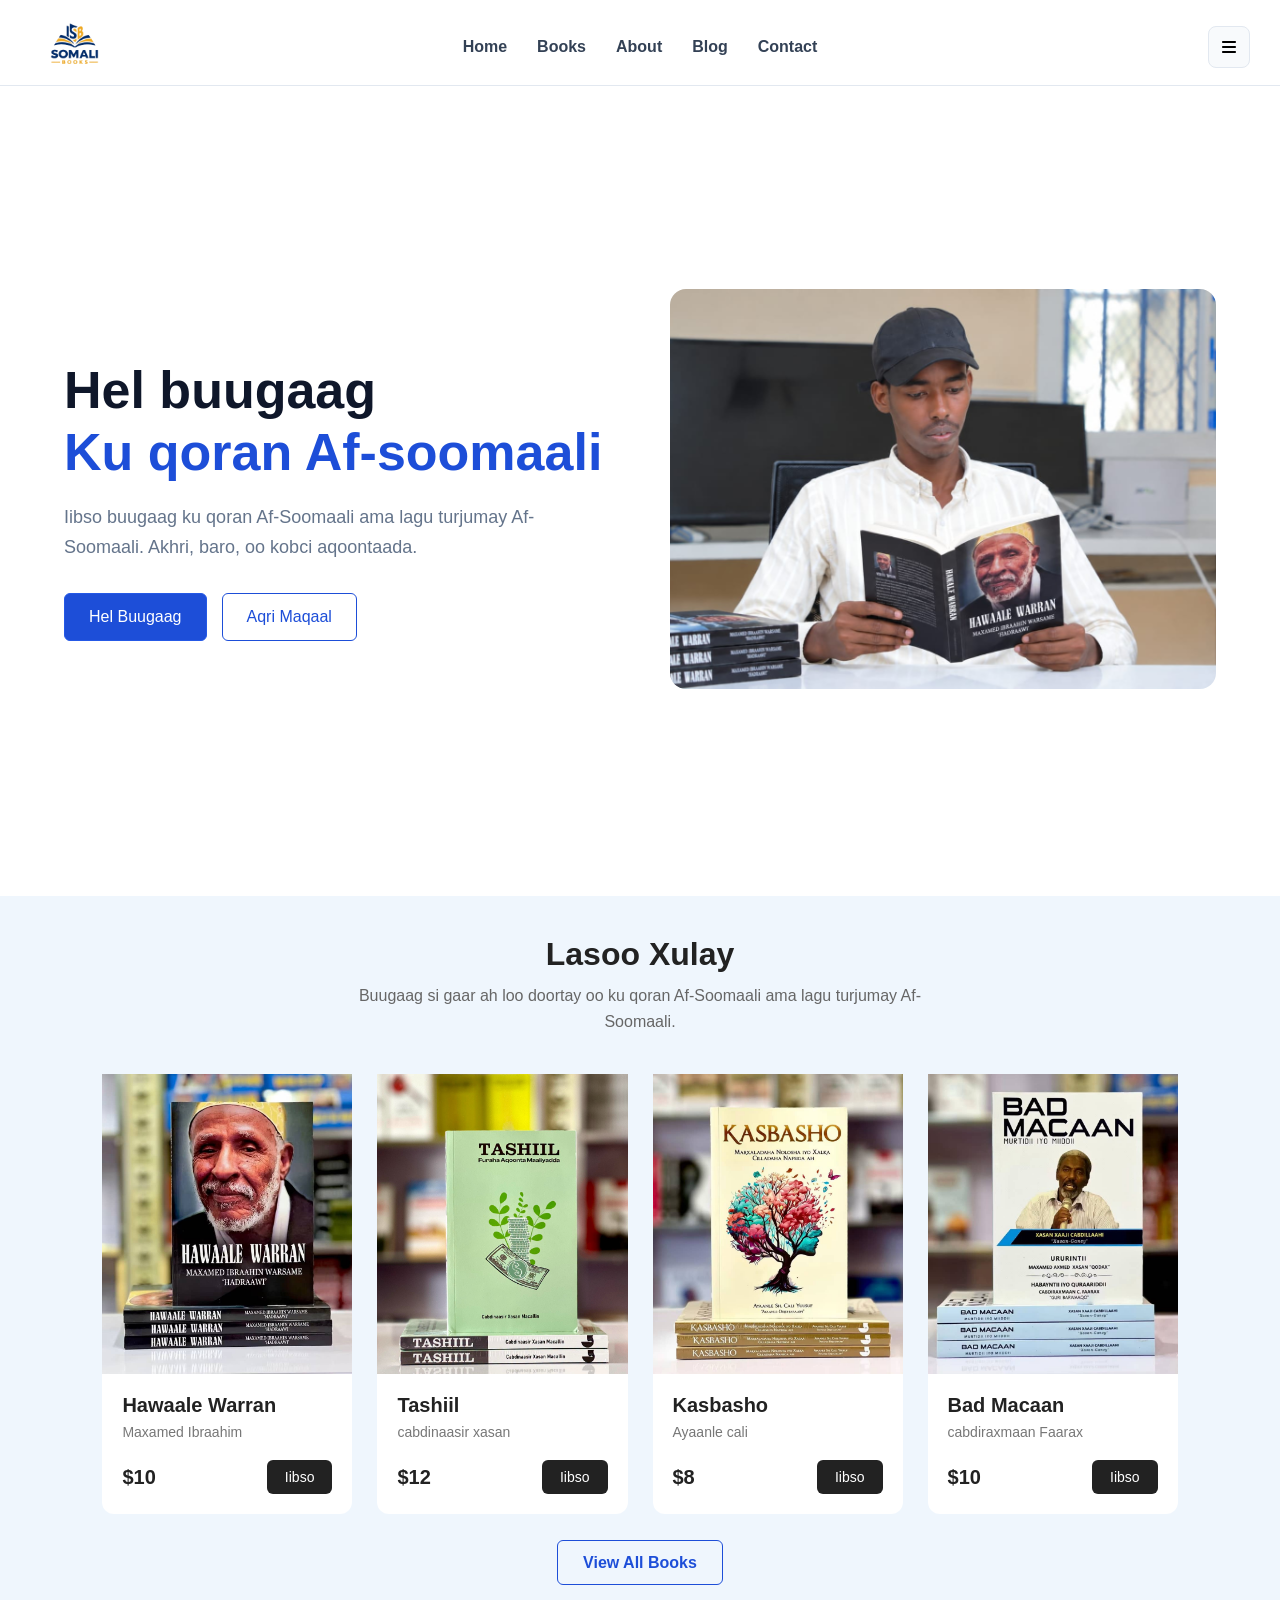
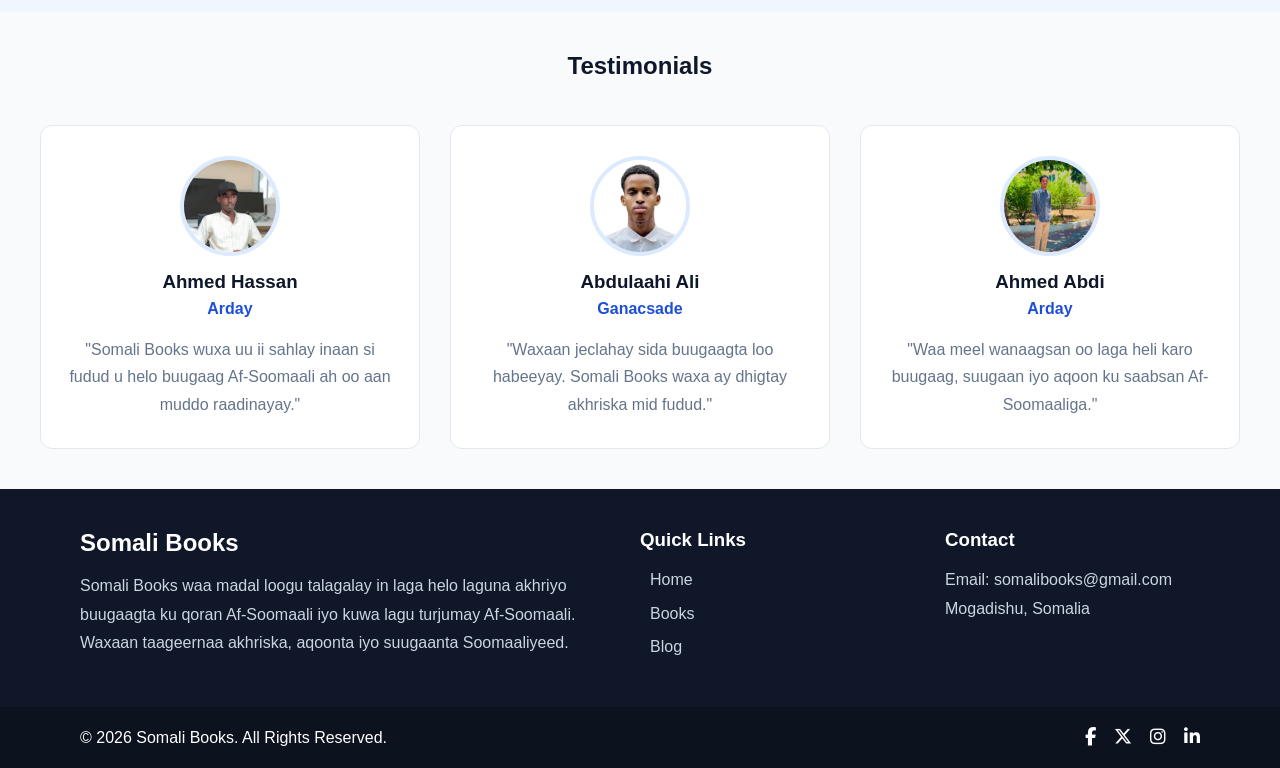
<file: index.html>
<!DOCTYPE html>
<html lang="so">
<head>
    <meta charset="UTF-8">
    <meta name="viewport" content="width=device-width, initial-scale=1.0">
    <title>Somali Books | Buugaagta Af-Soomaaliga</title>
    <link rel="stylesheet" href="./Styles/styles.css">
    <link rel="stylesheet" href="https://cdnjs.cloudflare.com/ajax/libs/font-awesome/6.7.2/css/all.min.css">
</head>
<body>
    <header class="header">
        <nav class="navbar">
            <div class="nav-logo">
                <a href="./index.html">
                    <img 
                        src="./uploads/logo-removebg-preview.png" 
                        alt="Somali Books Logo"
                    >
                </a>
            </div>
            <ul class="nav-links">
                <li><a href="./index.html">Home</a></li>
                <li><a href="./Pages/books.html">Books</a></li>
                <li><a href="./Pages/about.html">About</a></li>
                <li><a href="./Pages/blog.html">Blog</a></li>
                <li><a href="./Pages/contact.html">Contact</a></li>
            </ul>
            <div class="nav-actions">
                <button class="menu-btn">
                    <img 
                        src="./uploads/bars-solid-full.svg" 
                        alt="Menu"
                    >
                </button>
            </div>
        </nav>
    </header>

    <section class="hero">
            <div class="hero-content">
                <h1>Hel buugaag  <span>Ku qoran Af-soomaali</span></h1>
                <p>Iibso buugaag ku qoran Af-Soomaali ama lagu turjumay Af-Soomaali. Akhri, baro, oo kobci aqoontaada.</p>
                <div class="hero-buttons">
                    <a href="#featured-books" class="primary-btn">Hel Buugaag</a>
                    <a href="./Pages/blog.html" class="secondary-btn">Aqri Maqaal</a>
                </div>
            </div>
            <div class="hero-image">
                <img
                    src="./uploads/me.jpeg"
                    alt="Books written in Somali"
                >
            </div>
    </section>

    <section class="featured-books" id="featured-books">
        <div class="section-header">
            <h2>Lasoo Xulay</h2>
            <p>
                Buugaag si gaar ah loo doortay oo ku qoran
                Af-Soomaali ama lagu turjumay Af-Soomaali.
            </p>
        </div>
        <div class="books-grid">
            <div class="book-card">
                <img src="./uploads/Hawaale warran.jpeg" alt="Hawaale Warran">
                <div class="book-content">
                    <h3>Hawaale Warran</h3>
                    <p class="author">Maxamed Ibraahim</p>
                    <div class="book-bottom">
                        <span class="price">$10</span>
                        <a href="./Pages/purchase.html" class="buy-btn">Iibso</a>
                    </div>
                </div>
            </div>
            <div class="book-card">
                <img src="./uploads/Tashiil.jpeg" alt="Taariikhda Soomaaliya">
                <div class="book-content">
                    <h3>Tashiil</h3>
                    <p class="author">cabdinaasir xasan</p>
                    <div class="book-bottom">
                        <span class="price">$12</span>
                        <a href="./Pages/purchase.html" class="buy-btn">Iibso</a>
                    </div>
                </div>
            </div>
            <div class="book-card">
                <img src="./uploads/Kasbasho.jpeg" alt="Af-Soomaaliga">
                <div class="book-content">
                    <h3>Kasbasho</h3>
                    <p class="author">Ayaanle cali</p>
                    <div class="book-bottom">
                        <span class="price">$8</span>
                        <a href="./Pages/purchase.html" class="buy-btn">Iibso</a>
                    </div>
                </div>
            </div>
            <div class="book-card">
                <img src="./uploads/tri.jpeg" alt="Af-Soomaaliga">
                <div class="book-content">
                    <h3>Bad Macaan</h3>
                    <p class="author">cabdiraxmaan Faarax</p>
                    <div class="book-bottom">
                        <span class="price">$10</span>
                        <a href="./Pages/purchase.html" class="buy-btn">Iibso</a>
                    </div>
                </div>
            </div>
        </div>
        <div class="view-all">
            <a href="./Pages/books.html">View All Books</a>
        </div>
    </section>


    <section class="testimonials">
        <div class="testimonial-heading">
            <h2>Testimonials</h2>
        </div>
        <div class="testimonial-container">
            <div class="profile-card">
                <div class="profile-image">
                    <img src="./uploads/0ce45b81-3104-428d-b575-e5e85bf10665.jfif" alt="Ahmed Hassan">
                </div>
                <h3>Ahmed Hassan</h3>
                <p class="reader-role">Arday</p>
                <blockquote>
                    "Somali Books wuxa uu ii sahlay inaan si fudud u helo
                    buugaag Af-Soomaali ah oo aan muddo raadinayay."
                </blockquote>
            </div>
            <div class="profile-card">
                <div class="profile-image">
                    <img src="./uploads/850d14e6-dca9-48c5-b2d4-e7f60ccbe108.jfif" alt="Abdulaahi Ali">
                </div>
                <h3>Abdulaahi Ali</h3>
                <p class="reader-role">Ganacsade</p>
                <blockquote>
                    "Waxaan jeclahay sida buugaagta loo habeeyay.
                    Somali Books waxa ay dhigtay akhriska mid fudud."
                </blockquote>
            </div>
            <div class="profile-card">
                <div class="profile-image">
                    <img src="./uploads/WhatsApp Image 2026-09-09 at 08.03.20.jpeg" alt="Ahmed Abdi">
                </div>
                <h3>Ahmed Abdi</h3>
                <p class="reader-role">Arday</p>
                <blockquote>
                    "Waa meel wanaagsan oo laga heli karo buugaag,
                    suugaan iyo aqoon ku saabsan Af-Soomaaliga."
                </blockquote>
            </div>
        </div>
    </section>

    <footer>
    <section class="footer">
            <div class="description">
                <h2>Somali Books</h2>
                <p>
                    Somali Books waa madal loogu talagalay in laga
                    helo laguna akhriyo buugaagta ku qoran Af-Soomaali
                    iyo kuwa lagu turjumay Af-Soomaali. Waxaan taageernaa
                    akhriska, aqoonta iyo suugaanta Soomaaliyeed.
                </p>
            </div>
            <div class="quick-links">
                <h3>Quick Links</h3>
                <ul>
                    <li><a href="./index.html">Home</a></li>
                    <li><a href="./Pages/books.html">Books</a></li>
                    <li><a href="./Pages/blog.html">Blog</a></li>
                </ul>
            </div>
            <div class="footer-contact">
                <h3>Contact</h3>
                <p>Email: somalibooks@gmail.com</p>
                <p>Mogadishu, Somalia</p>
            </div>
        </section>

        <div class="footer-bottom">
            <p>© 2026 Somali Books. All Rights Reserved.</p>
            <div class="social-icons">
                <a href="https://www.facebook.com/share/14qLjzrGoaF/"><i class="fa-brands fa-facebook-f"></i> </a>
                <a href="https://x.com/AxmedXasan73296"><i class="fa-brands fa-x-twitter"></i></a>
                <a href="https://www.instagram.com/ahmedhassan.ali.33886?stkn=MXI5eDBrMzh6ZTVkNg=="><i class="fa-brands fa-instagram"></i></a>
                <a href="https://www.linkedin.com/in/axmed-xasan-296719392?utm_source=share_via&utm_content=profile&utm_medium=member_android"><i class="fa-brands fa-linkedin-in"></i></a>
            </div>
        </div>
    </footer>

</body>
</html>
</file>
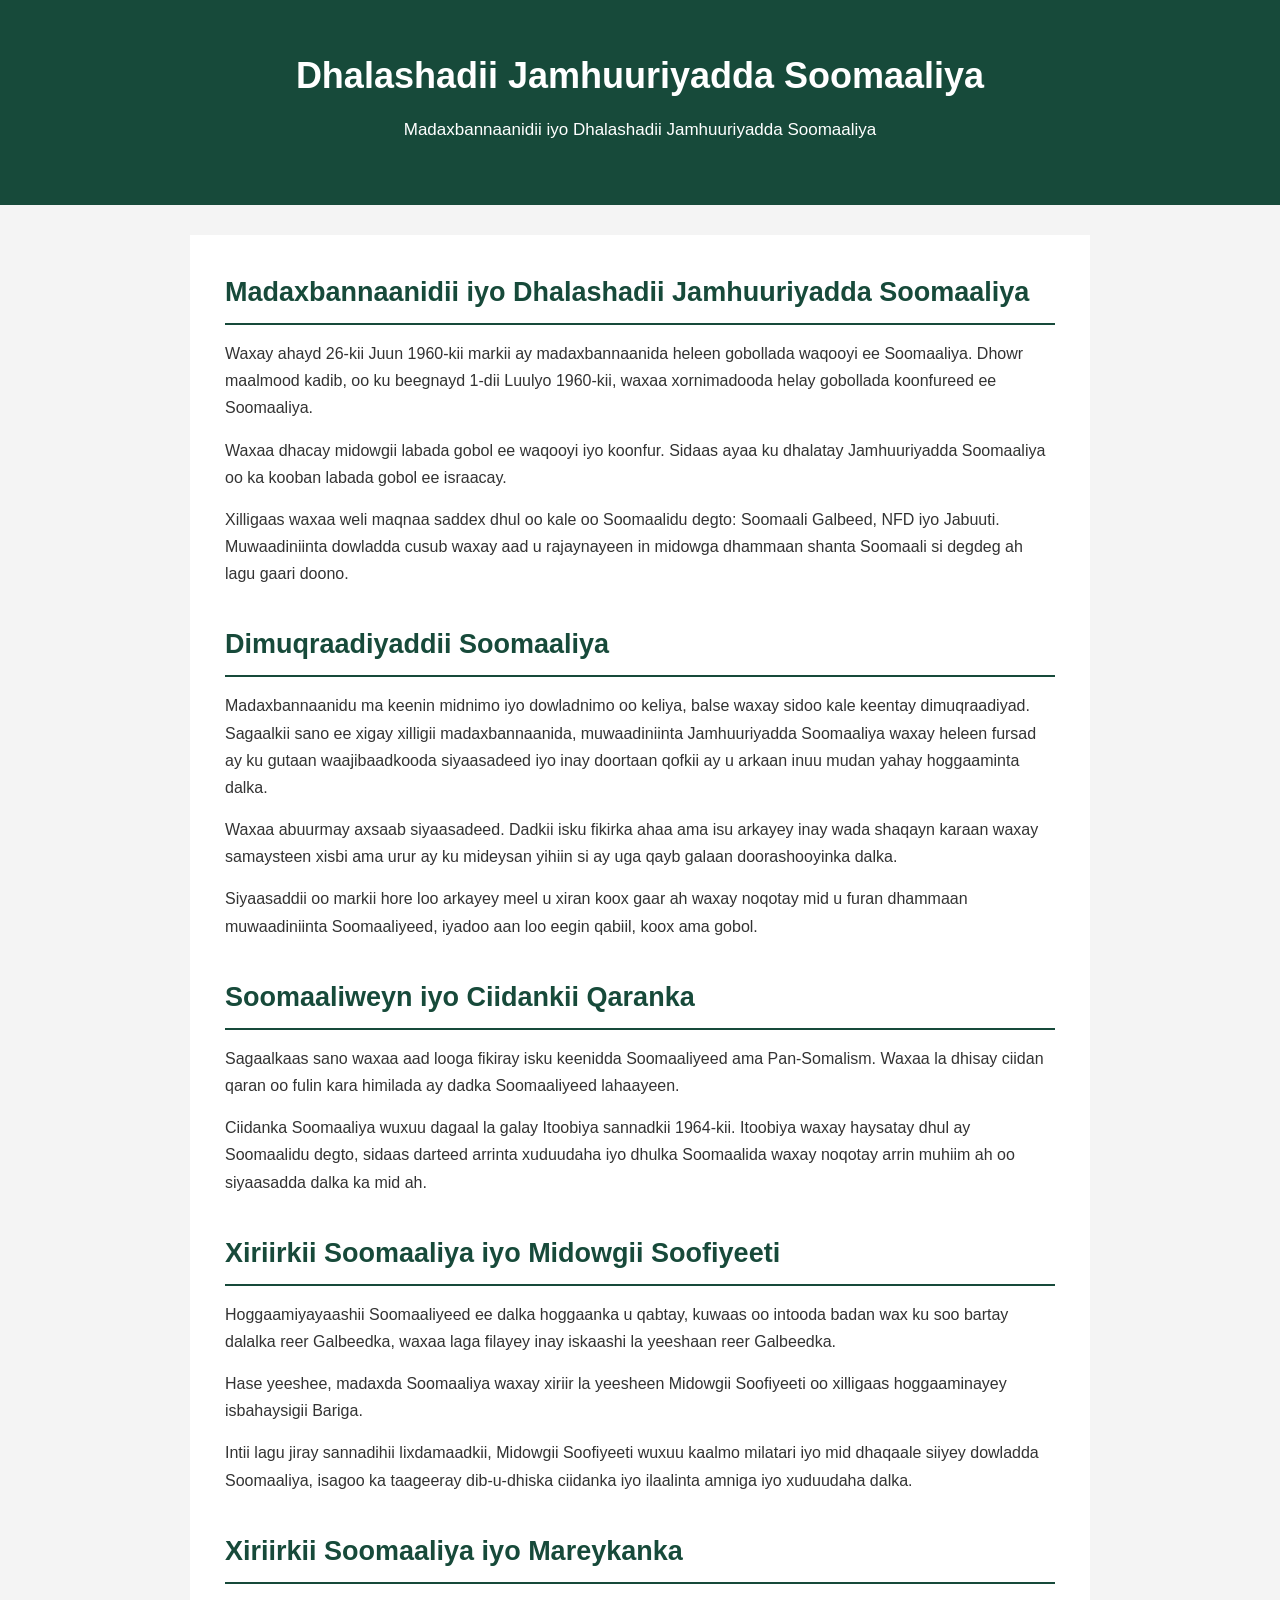
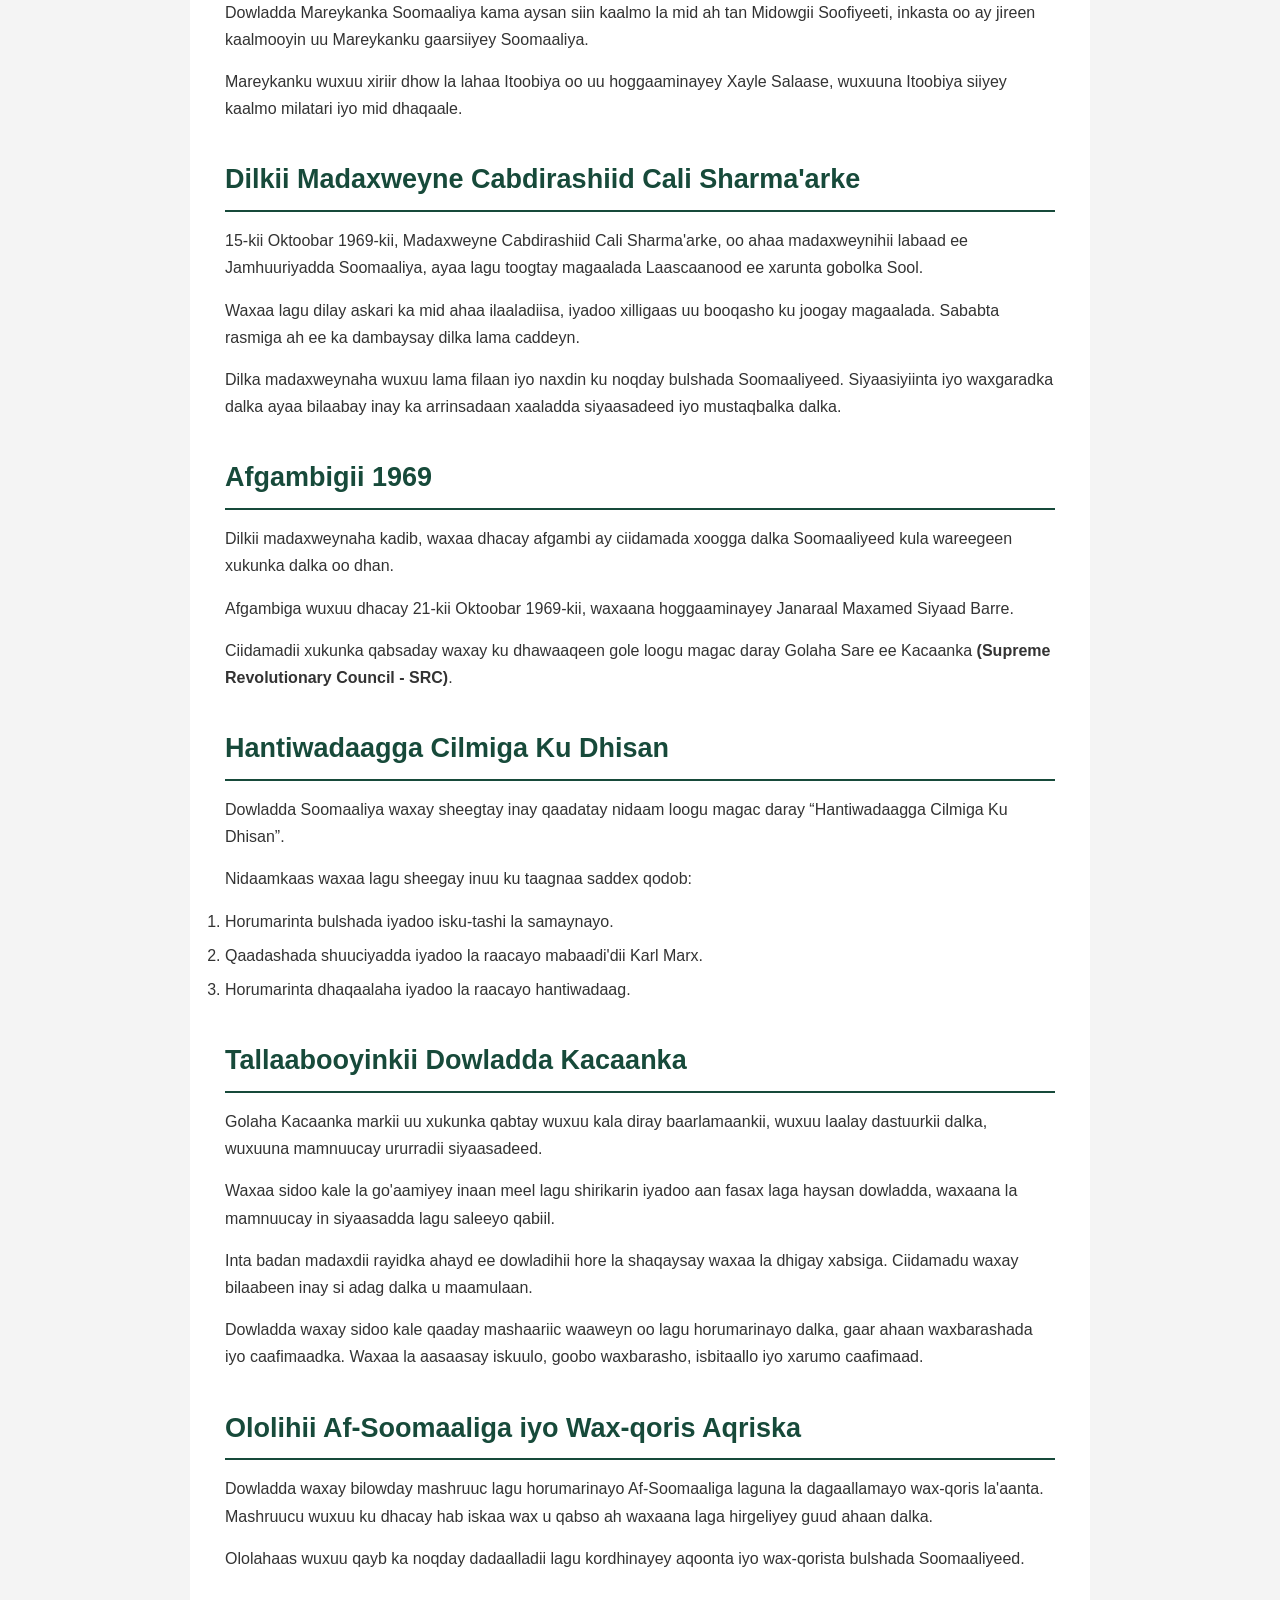
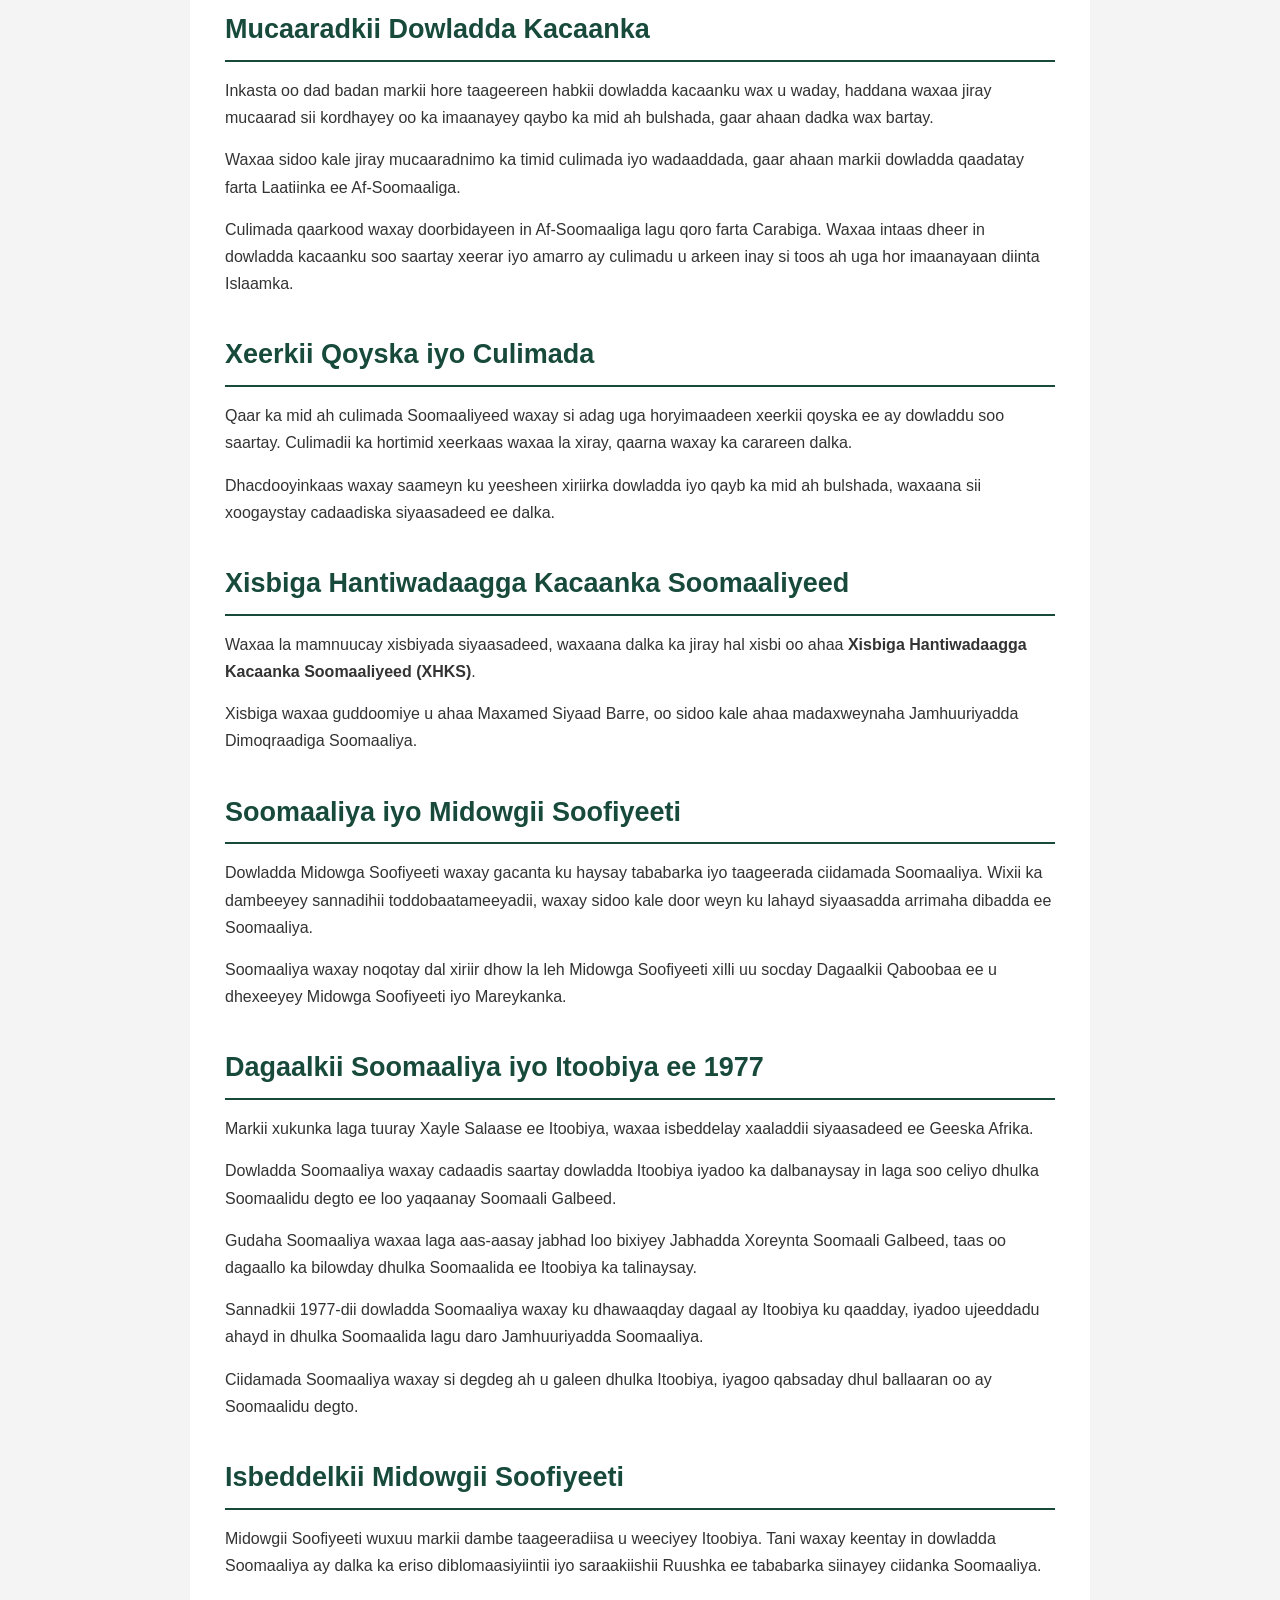
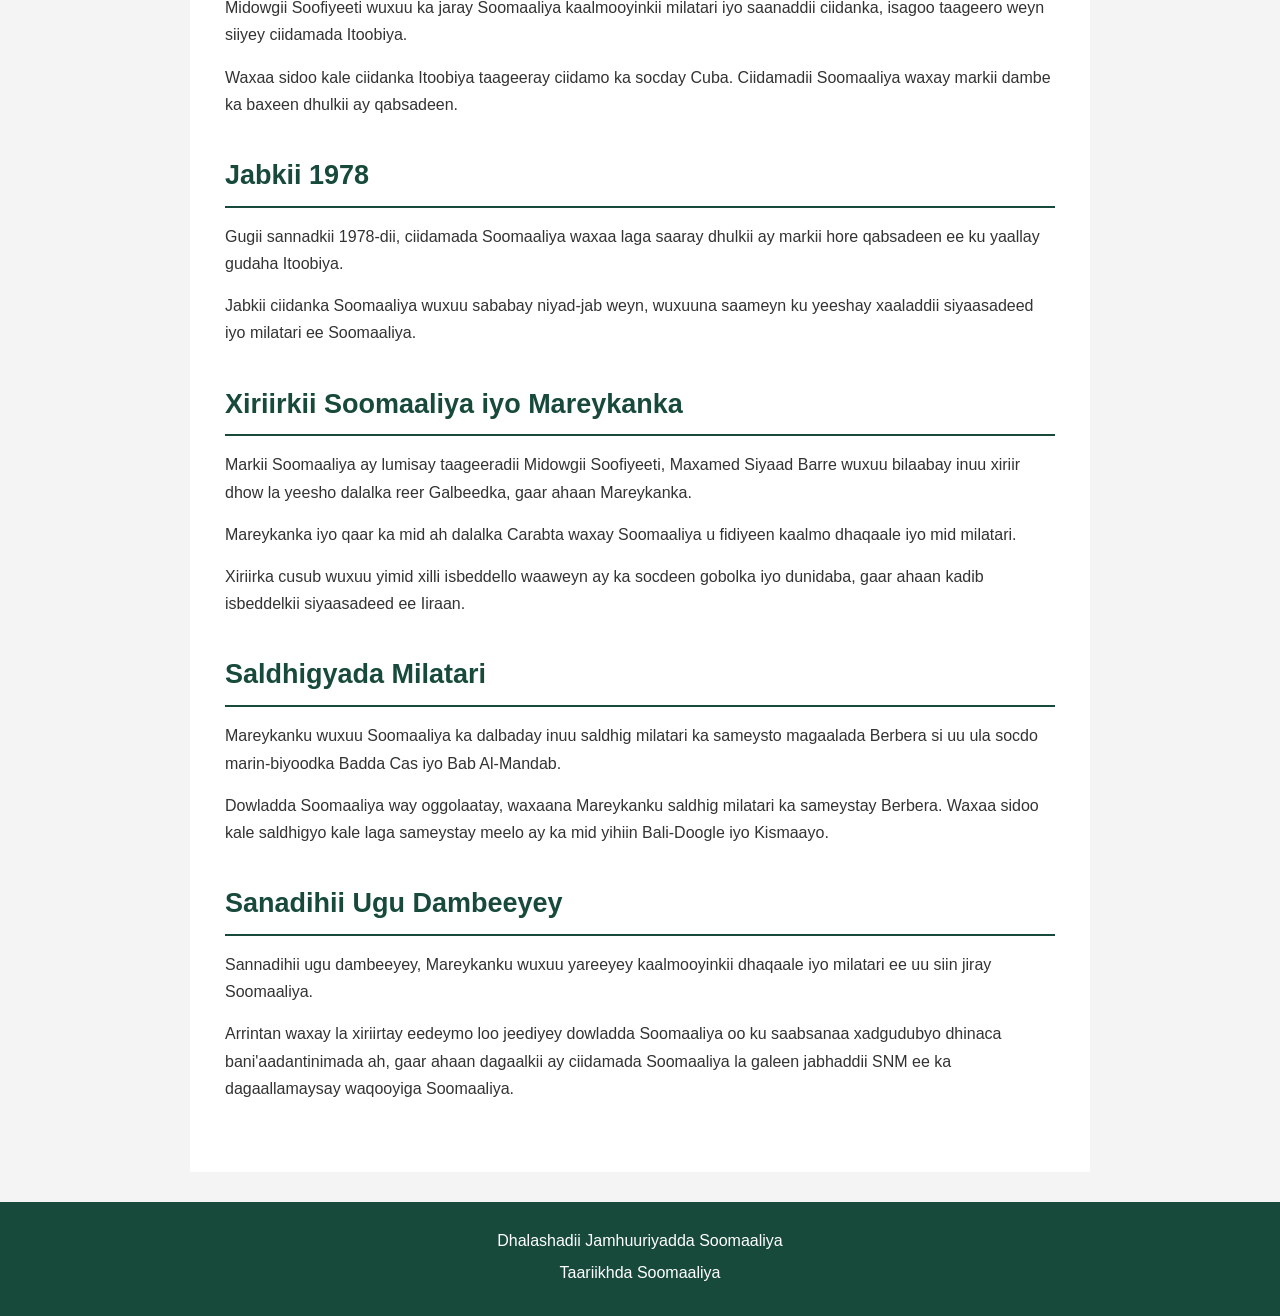
<file: Blogs/dhalashadii jamhuuriyadda soomaaliya.html>
<!DOCTYPE html>
<html lang="so">

<head>
    <meta charset="UTF-8">
    <meta name="viewport" content="width=device-width, initial-scale=1.0">

    <title>Dhalashadii Jamhuuriyadda Soomaaliya</title>

    <link rel="stylesheet" href="../Styles/style.css">
</head>

<body>

    <header>
        <h1>Dhalashadii Jamhuuriyadda Soomaaliya</h1>
        <p>Madaxbannaanidii iyo Dhalashadii Jamhuuriyadda Soomaaliya</p>
    </header>

    <main>

        <article>

            <section>
                <h2>Madaxbannaanidii iyo Dhalashadii Jamhuuriyadda Soomaaliya</h2>

                <p>
                    Waxay ahayd 26-kii Juun 1960-kii markii ay madaxbannaanida
                    heleen gobollada waqooyi ee Soomaaliya. Dhowr maalmood kadib,
                    oo ku beegnayd 1-dii Luulyo 1960-kii, waxaa xornimadooda helay
                    gobollada koonfureed ee Soomaaliya.
                </p>

                <p>
                    Waxaa dhacay midowgii labada gobol ee waqooyi iyo koonfur.
                    Sidaas ayaa ku dhalatay Jamhuuriyadda Soomaaliya oo ka kooban
                    labada gobol ee israacay.
                </p>

                <p>
                    Xilligaas waxaa weli maqnaa saddex dhul oo kale oo Soomaalidu
                    degto: Soomaali Galbeed, NFD iyo Jabuuti. Muwaadiniinta dowladda
                    cusub waxay aad u rajaynayeen in midowga dhammaan shanta Soomaali
                    si degdeg ah lagu gaari doono.
                </p>
            </section>


            <section>
                <h2>Dimuqraadiyaddii Soomaaliya</h2>

                <p>
                    Madaxbannaanidu ma keenin midnimo iyo dowladnimo oo keliya,
                    balse waxay sidoo kale keentay dimuqraadiyad. Sagaalkii sano
                    ee xigay xilligii madaxbannaanida, muwaadiniinta Jamhuuriyadda
                    Soomaaliya waxay heleen fursad ay ku gutaan waajibaadkooda
                    siyaasadeed iyo inay doortaan qofkii ay u arkaan inuu mudan
                    yahay hoggaaminta dalka.
                </p>

                <p>
                    Waxaa abuurmay axsaab siyaasadeed. Dadkii isku fikirka ahaa
                    ama isu arkayey inay wada shaqayn karaan waxay samaysteen
                    xisbi ama urur ay ku mideysan yihiin si ay uga qayb galaan
                    doorashooyinka dalka.
                </p>

                <p>
                    Siyaasaddii oo markii hore loo arkayey meel u xiran koox gaar
                    ah waxay noqotay mid u furan dhammaan muwaadiniinta Soomaaliyeed,
                    iyadoo aan loo eegin qabiil, koox ama gobol.
                </p>
            </section>


            <section>
                <h2>Soomaaliweyn iyo Ciidankii Qaranka</h2>

                <p>
                    Sagaalkaas sano waxaa aad looga fikiray isku keenidda
                    Soomaaliyeed ama Pan-Somalism. Waxaa la dhisay ciidan qaran
                    oo fulin kara himilada ay dadka Soomaaliyeed lahaayeen.
                </p>

                <p>
                    Ciidanka Soomaaliya wuxuu dagaal la galay Itoobiya sannadkii
                    1964-kii. Itoobiya waxay haysatay dhul ay Soomaalidu degto,
                    sidaas darteed arrinta xuduudaha iyo dhulka Soomaalida waxay
                    noqotay arrin muhiim ah oo siyaasadda dalka ka mid ah.
                </p>
            </section>


            <section>
                <h2>Xiriirkii Soomaaliya iyo Midowgii Soofiyeeti</h2>

                <p>
                    Hoggaamiyayaashii Soomaaliyeed ee dalka hoggaanka u qabtay,
                    kuwaas oo intooda badan wax ku soo bartay dalalka reer Galbeedka,
                    waxaa laga filayey inay iskaashi la yeeshaan reer Galbeedka.
                </p>

                <p>
                    Hase yeeshee, madaxda Soomaaliya waxay xiriir la yeesheen
                    Midowgii Soofiyeeti oo xilligaas hoggaaminayey isbahaysigii
                    Bariga.
                </p>

                <p>
                    Intii lagu jiray sannadihii lixdamaadkii, Midowgii Soofiyeeti
                    wuxuu kaalmo milatari iyo mid dhaqaale siiyey dowladda Soomaaliya,
                    isagoo ka taageeray dib-u-dhiska ciidanka iyo ilaalinta
                    amniga iyo xuduudaha dalka.
                </p>
            </section>


            <section>
                <h2>Xiriirkii Soomaaliya iyo Mareykanka</h2>

                <p>
                    Dowladda Mareykanka Soomaaliya kama aysan siin kaalmo la mid
                    ah tan Midowgii Soofiyeeti, inkasta oo ay jireen kaalmooyin
                    uu Mareykanku gaarsiiyey Soomaaliya.
                </p>

                <p>
                    Mareykanku wuxuu xiriir dhow la lahaa Itoobiya oo uu hoggaaminayey
                    Xayle Salaase, wuxuuna Itoobiya siiyey kaalmo milatari iyo
                    mid dhaqaale.
                </p>
            </section>


            <section>
                <h2>Dilkii Madaxweyne Cabdirashiid Cali Sharma'arke</h2>

                <p>
                    15-kii Oktoobar 1969-kii, Madaxweyne Cabdirashiid Cali
                    Sharma'arke, oo ahaa madaxweynihii labaad ee Jamhuuriyadda
                    Soomaaliya, ayaa lagu toogtay magaalada Laascaanood ee
                    xarunta gobolka Sool.
                </p>

                <p>
                    Waxaa lagu dilay askari ka mid ahaa ilaaladiisa, iyadoo
                    xilligaas uu booqasho ku joogay magaalada. Sababta rasmiga
                    ah ee ka dambaysay dilka lama caddeyn.
                </p>

                <p>
                    Dilka madaxweynaha wuxuu lama filaan iyo naxdin ku noqday
                    bulshada Soomaaliyeed. Siyaasiyiinta iyo waxgaradka dalka
                    ayaa bilaabay inay ka arrinsadaan xaaladda siyaasadeed iyo
                    mustaqbalka dalka.
                </p>
            </section>


            <section>
                <h2>Afgambigii 1969</h2>

                <p>
                    Dilkii madaxweynaha kadib, waxaa dhacay afgambi ay ciidamada
                    xoogga dalka Soomaaliyeed kula wareegeen xukunka dalka oo dhan.
                </p>

                <p>
                    Afgambiga wuxuu dhacay 21-kii Oktoobar 1969-kii, waxaana
                    hoggaaminayey Janaraal Maxamed Siyaad Barre.
                </p>

                <p>
                    Ciidamadii xukunka qabsaday waxay ku dhawaaqeen gole loogu
                    magac daray Golaha Sare ee Kacaanka
                    <strong>(Supreme Revolutionary Council - SRC)</strong>.
                </p>
            </section>


            <section>
                <h2>Hantiwadaagga Cilmiga Ku Dhisan</h2>

                <p>
                    Dowladda Soomaaliya waxay sheegtay inay qaadatay nidaam loogu
                    magac daray “Hantiwadaagga Cilmiga Ku Dhisan”.
                </p>

                <p>
                    Nidaamkaas waxaa lagu sheegay inuu ku taagnaa saddex qodob:
                </p>

                <ol>
                    <li>Horumarinta bulshada iyadoo isku-tashi la samaynayo.</li>
                    <li>Qaadashada shuuciyadda iyadoo la raacayo mabaadi'dii Karl Marx.</li>
                    <li>Horumarinta dhaqaalaha iyadoo la raacayo hantiwadaag.</li>
                </ol>
            </section>


            <section>
                <h2>Tallaabooyinkii Dowladda Kacaanka</h2>

                <p>
                    Golaha Kacaanka markii uu xukunka qabtay wuxuu kala diray
                    baarlamaankii, wuxuu laalay dastuurkii dalka, wuxuuna
                    mamnuucay ururradii siyaasadeed.
                </p>

                <p>
                    Waxaa sidoo kale la go'aamiyey inaan meel lagu shirikarin
                    iyadoo aan fasax laga haysan dowladda, waxaana la mamnuucay
                    in siyaasadda lagu saleeyo qabiil.
                </p>

                <p>
                    Inta badan madaxdii rayidka ahayd ee dowladihii hore la
                    shaqaysay waxaa la dhigay xabsiga. Ciidamadu waxay bilaabeen
                    inay si adag dalka u maamulaan.
                </p>

                <p>
                    Dowladda waxay sidoo kale qaaday mashaariic waaweyn oo lagu
                    horumarinayo dalka, gaar ahaan waxbarashada iyo caafimaadka.
                    Waxaa la aasaasay iskuulo, goobo waxbarasho, isbitaallo iyo
                    xarumo caafimaad.
                </p>
            </section>


            <section>
                <h2>Ololihii Af-Soomaaliga iyo Wax-qoris Aqriska</h2>

                <p>
                    Dowladda waxay bilowday mashruuc lagu horumarinayo
                    Af-Soomaaliga laguna la dagaallamayo wax-qoris la'aanta.
                    Mashruucu wuxuu ku dhacay hab iskaa wax u qabso ah waxaana
                    laga hirgeliyey guud ahaan dalka.
                </p>

                <p>
                    Ololahaas wuxuu qayb ka noqday dadaalladii lagu kordhinayey
                    aqoonta iyo wax-qorista bulshada Soomaaliyeed.
                </p>
            </section>


            <section>
                <h2>Mucaaradkii Dowladda Kacaanka</h2>

                <p>
                    Inkasta oo dad badan markii hore taageereen habkii dowladda
                    kacaanku wax u waday, haddana waxaa jiray mucaarad sii
                    kordhayey oo ka imaanayey qaybo ka mid ah bulshada, gaar
                    ahaan dadka wax bartay.
                </p>

                <p>
                    Waxaa sidoo kale jiray mucaaradnimo ka timid culimada iyo
                    wadaaddada, gaar ahaan markii dowladda qaadatay farta
                    Laatiinka ee Af-Soomaaliga.
                </p>

                <p>
                    Culimada qaarkood waxay doorbidayeen in Af-Soomaaliga lagu
                    qoro farta Carabiga. Waxaa intaas dheer in dowladda kacaanku
                    soo saartay xeerar iyo amarro ay culimadu u arkeen inay
                    si toos ah uga hor imaanayaan diinta Islaamka.
                </p>
            </section>


            <section>
                <h2>Xeerkii Qoyska iyo Culimada</h2>

                <p>
                    Qaar ka mid ah culimada Soomaaliyeed waxay si adag uga
                    horyimaadeen xeerkii qoyska ee ay dowladdu soo saartay.
                    Culimadii ka hortimid xeerkaas waxaa la xiray, qaarna
                    waxay ka carareen dalka.
                </p>

                <p>
                    Dhacdooyinkaas waxay saameyn ku yeesheen xiriirka dowladda
                    iyo qayb ka mid ah bulshada, waxaana sii xoogaystay
                    cadaadiska siyaasadeed ee dalka.
                </p>
            </section>


            <section>
                <h2>Xisbiga Hantiwadaagga Kacaanka Soomaaliyeed</h2>

                <p>
                    Waxaa la mamnuucay xisbiyada siyaasadeed, waxaana dalka
                    ka jiray hal xisbi oo ahaa
                    <strong>Xisbiga Hantiwadaagga Kacaanka Soomaaliyeed (XHKS)</strong>.
                </p>

                <p>
                    Xisbiga waxaa guddoomiye u ahaa Maxamed Siyaad Barre,
                    oo sidoo kale ahaa madaxweynaha Jamhuuriyadda
                    Dimoqraadiga Soomaaliya.
                </p>
            </section>


            <section>
                <h2>Soomaaliya iyo Midowgii Soofiyeeti</h2>

                <p>
                    Dowladda Midowga Soofiyeeti waxay gacanta ku haysay
                    tababarka iyo taageerada ciidamada Soomaaliya. Wixii ka
                    dambeeyey sannadihii toddobaatameeyadii, waxay sidoo kale
                    door weyn ku lahayd siyaasadda arrimaha dibadda ee Soomaaliya.
                </p>

                <p>
                    Soomaaliya waxay noqotay dal xiriir dhow la leh Midowga
                    Soofiyeeti xilli uu socday Dagaalkii Qaboobaa ee u dhexeeyey
                    Midowga Soofiyeeti iyo Mareykanka.
                </p>
            </section>


            <section>
                <h2>Dagaalkii Soomaaliya iyo Itoobiya ee 1977</h2>

                <p>
                    Markii xukunka laga tuuray Xayle Salaase ee Itoobiya,
                    waxaa isbeddelay xaaladdii siyaasadeed ee Geeska Afrika.
                </p>

                <p>
                    Dowladda Soomaaliya waxay cadaadis saartay dowladda Itoobiya
                    iyadoo ka dalbanaysay in laga soo celiyo dhulka Soomaalidu
                    degto ee loo yaqaanay Soomaali Galbeed.
                </p>

                <p>
                    Gudaha Soomaaliya waxaa laga aas-aasay jabhad loo bixiyey
                    Jabhadda Xoreynta Soomaali Galbeed, taas oo dagaallo ka
                    bilowday dhulka Soomaalida ee Itoobiya ka talinaysay.
                </p>

                <p>
                    Sannadkii 1977-dii dowladda Soomaaliya waxay ku dhawaaqday
                    dagaal ay Itoobiya ku qaadday, iyadoo ujeeddadu ahayd in
                    dhulka Soomaalida lagu daro Jamhuuriyadda Soomaaliya.
                </p>

                <p>
                    Ciidamada Soomaaliya waxay si degdeg ah u galeen dhulka
                    Itoobiya, iyagoo qabsaday dhul ballaaran oo ay Soomaalidu
                    degto.
                </p>
            </section>


            <section>
                <h2>Isbeddelkii Midowgii Soofiyeeti</h2>

                <p>
                    Midowgii Soofiyeeti wuxuu markii dambe taageeradiisa u
                    weeciyey Itoobiya. Tani waxay keentay in dowladda Soomaaliya
                    ay dalka ka eriso diblomaasiyiintii iyo saraakiishii
                    Ruushka ee tababarka siinayey ciidanka Soomaaliya.
                </p>

                <p>
                    Midowgii Soofiyeeti wuxuu ka jaray Soomaaliya kaalmooyinkii
                    milatari iyo saanaddii ciidanka, isagoo taageero weyn
                    siiyey ciidamada Itoobiya.
                </p>

                <p>
                    Waxaa sidoo kale ciidanka Itoobiya taageeray ciidamo ka
                    socday Cuba. Ciidamadii Soomaaliya waxay markii dambe
                    ka baxeen dhulkii ay qabsadeen.
                </p>
            </section>


            <section>
                <h2>Jabkii 1978</h2>

                <p>
                    Gugii sannadkii 1978-dii, ciidamada Soomaaliya waxaa laga
                    saaray dhulkii ay markii hore qabsadeen ee ku yaallay
                    gudaha Itoobiya.
                </p>

                <p>
                    Jabkii ciidanka Soomaaliya wuxuu sababay niyad-jab weyn,
                    wuxuuna saameyn ku yeeshay xaaladdii siyaasadeed iyo
                    milatari ee Soomaaliya.
                </p>
            </section>


            <section>
                <h2>Xiriirkii Soomaaliya iyo Mareykanka</h2>

                <p>
                    Markii Soomaaliya ay lumisay taageeradii Midowgii Soofiyeeti,
                    Maxamed Siyaad Barre wuxuu bilaabay inuu xiriir dhow la
                    yeesho dalalka reer Galbeedka, gaar ahaan Mareykanka.
                </p>

                <p>
                    Mareykanka iyo qaar ka mid ah dalalka Carabta waxay Soomaaliya
                    u fidiyeen kaalmo dhaqaale iyo mid milatari.
                </p>

                <p>
                    Xiriirka cusub wuxuu yimid xilli isbeddello waaweyn ay ka
                    socdeen gobolka iyo dunidaba, gaar ahaan kadib isbeddelkii
                    siyaasadeed ee Iiraan.
                </p>
            </section>


            <section>
                <h2>Saldhigyada Milatari</h2>

                <p>
                    Mareykanku wuxuu Soomaaliya ka dalbaday inuu saldhig milatari
                    ka sameysto magaalada Berbera si uu ula socdo marin-biyoodka
                    Badda Cas iyo Bab Al-Mandab.
                </p>

                <p>
                    Dowladda Soomaaliya way oggolaatay, waxaana Mareykanku
                    saldhig milatari ka sameystay Berbera. Waxaa sidoo kale
                    saldhigyo kale laga sameystay meelo ay ka mid yihiin
                    Bali-Doogle iyo Kismaayo.
                </p>
            </section>


            <section>
                <h2>Sanadihii Ugu Dambeeyey</h2>

                <p>
                    Sannadihii ugu dambeeyey, Mareykanku wuxuu yareeyey
                    kaalmooyinkii dhaqaale iyo milatari ee uu siin jiray
                    Soomaaliya.
                </p>

                <p>
                    Arrintan waxay la xiriirtay eedeymo loo jeediyey dowladda
                    Soomaaliya oo ku saabsanaa xadgudubyo dhinaca
                    bani'aadantinimada ah, gaar ahaan dagaalkii ay ciidamada
                    Soomaaliya la galeen jabhaddii SNM ee ka dagaallamaysay
                    waqooyiga Soomaaliya.
                </p>
            </section>

        </article>

    </main>


    <footer>
        <p>Dhalashadii Jamhuuriyadda Soomaaliya</p>
        <p>Taariikhda Soomaaliya</p>
    </footer>

</body>

</html>
</file>
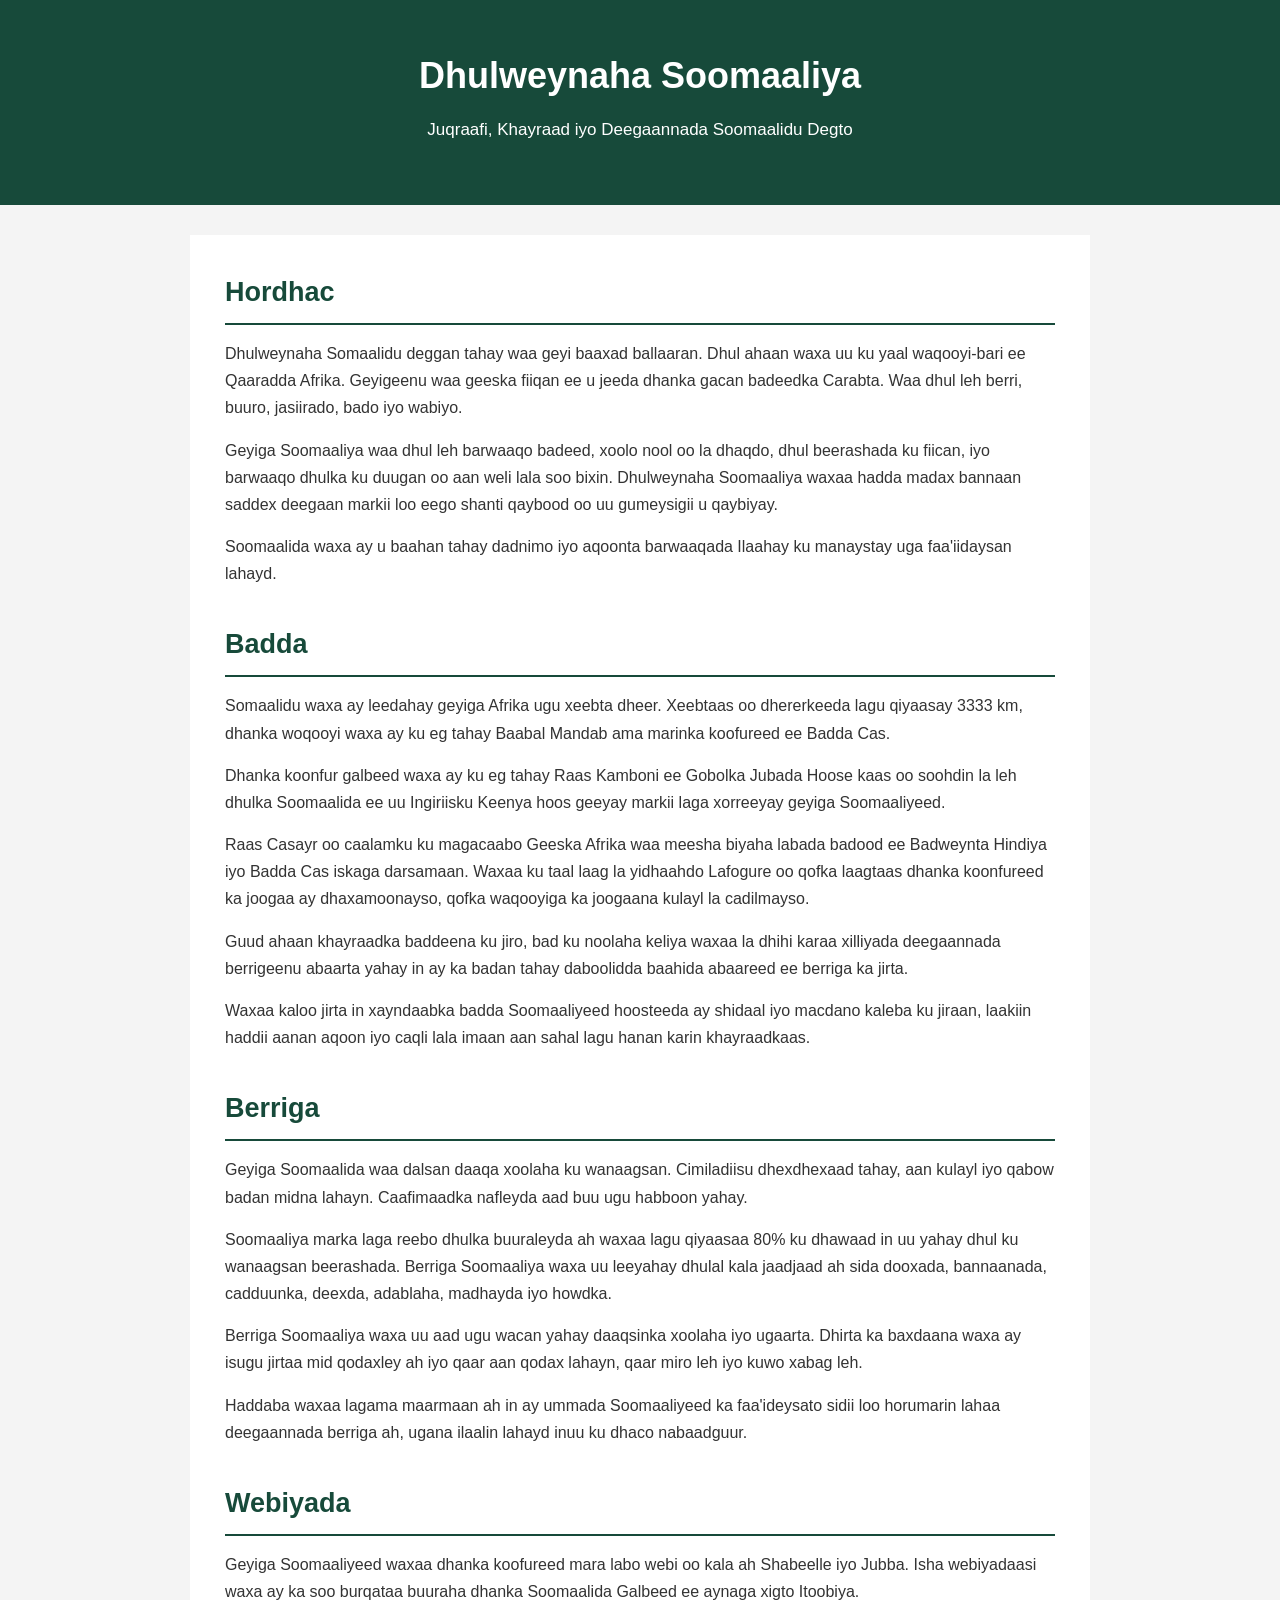
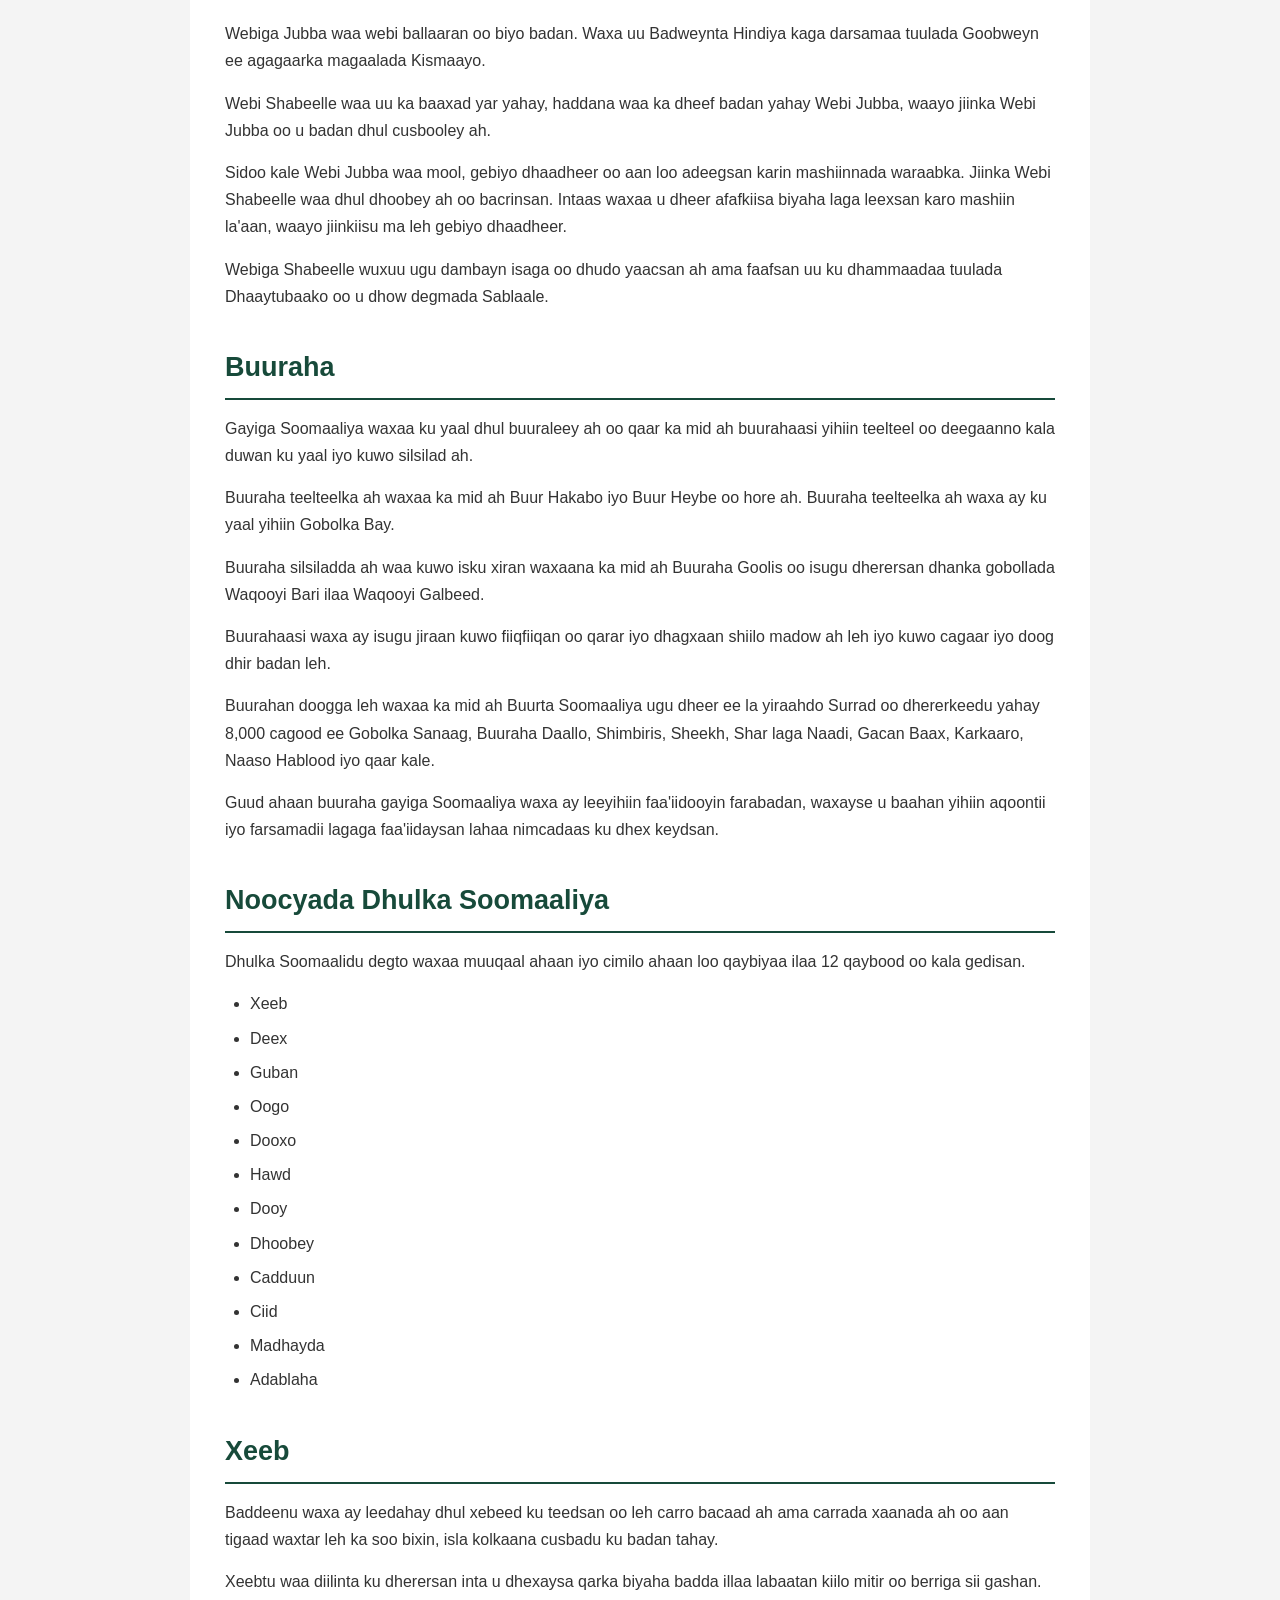
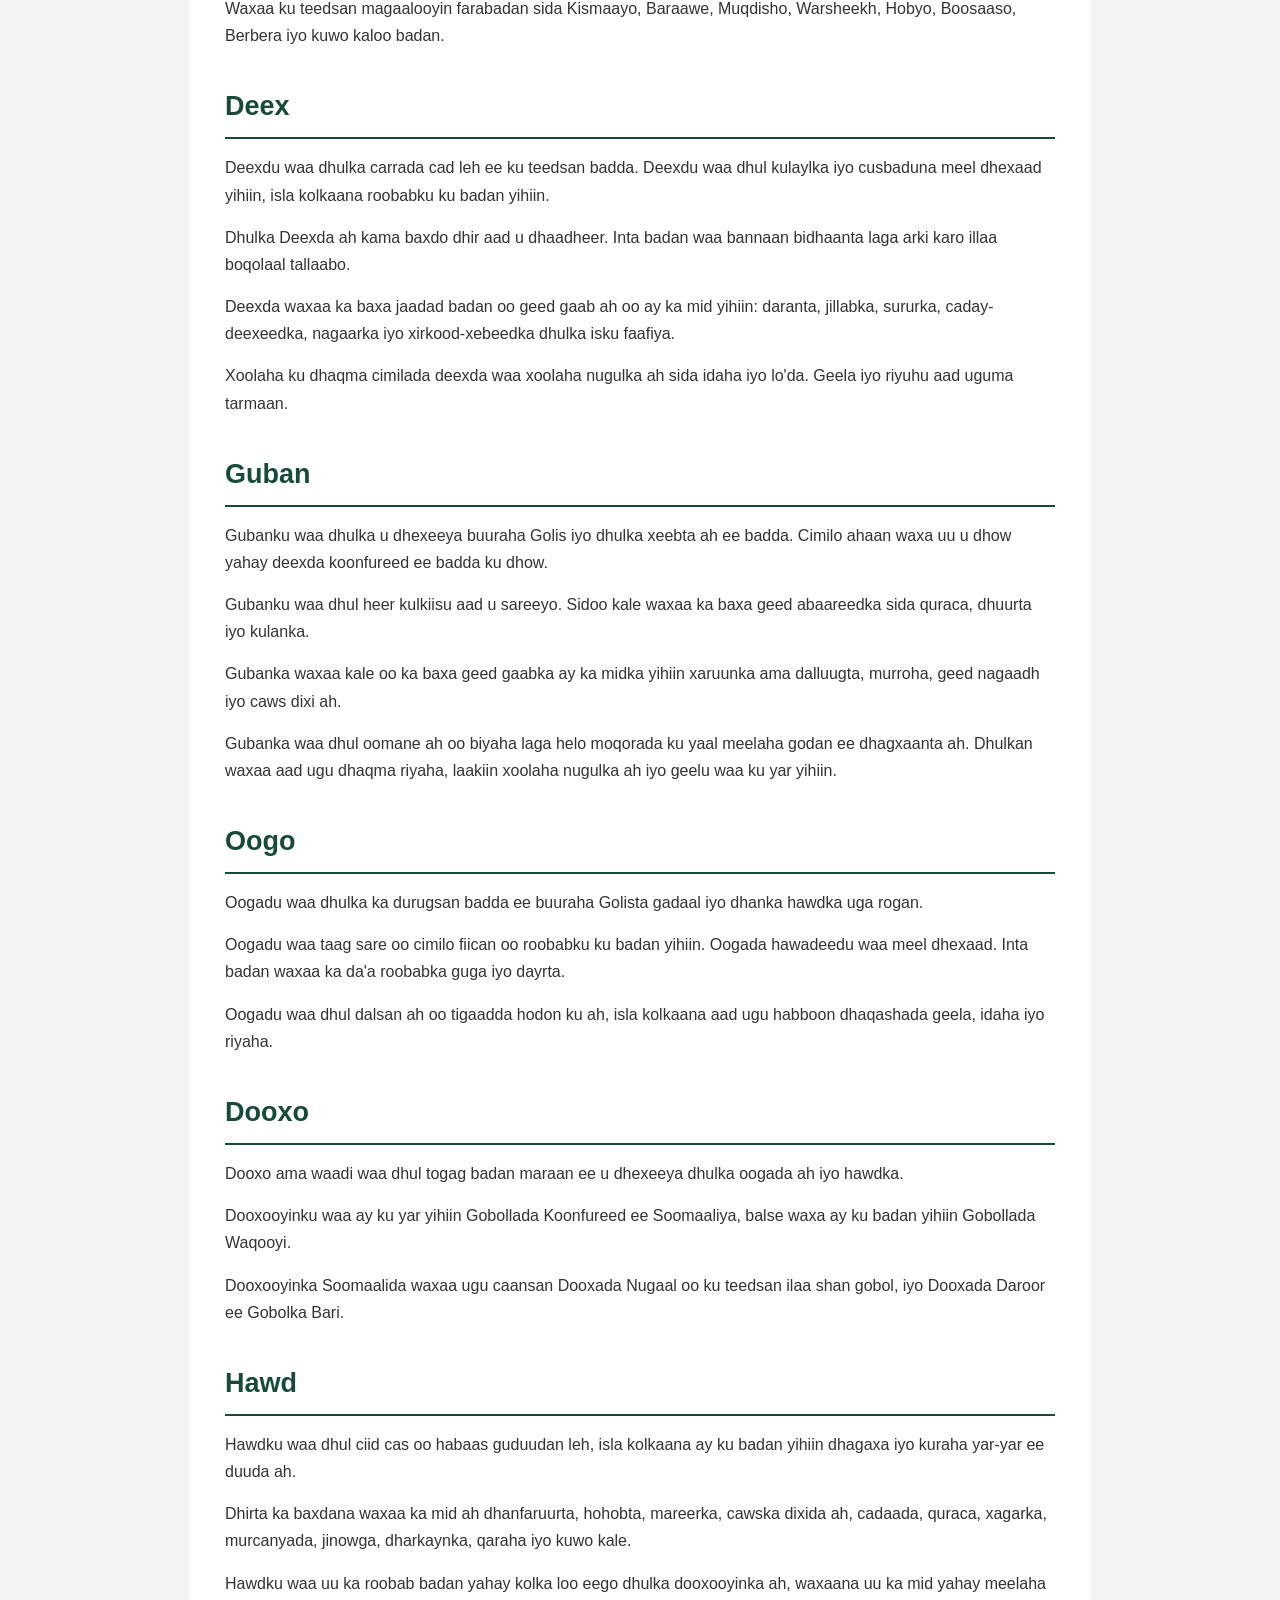
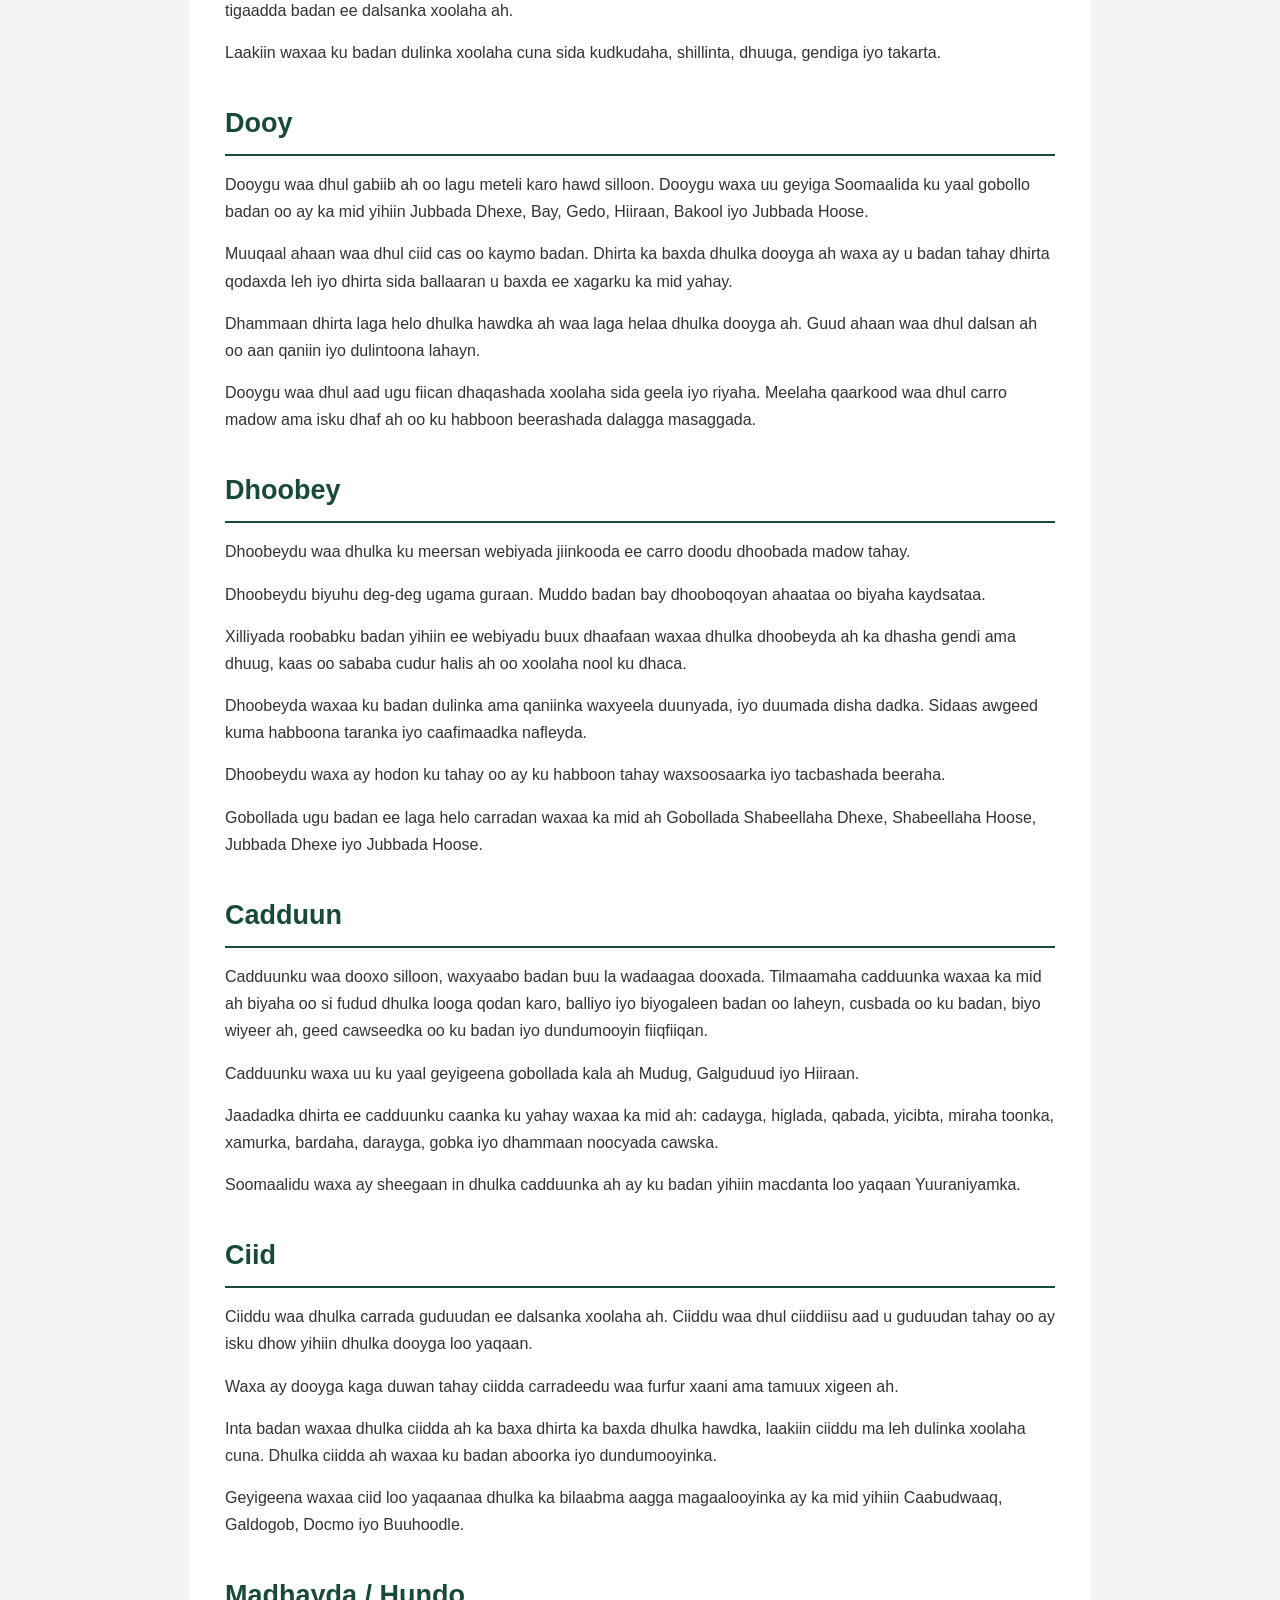
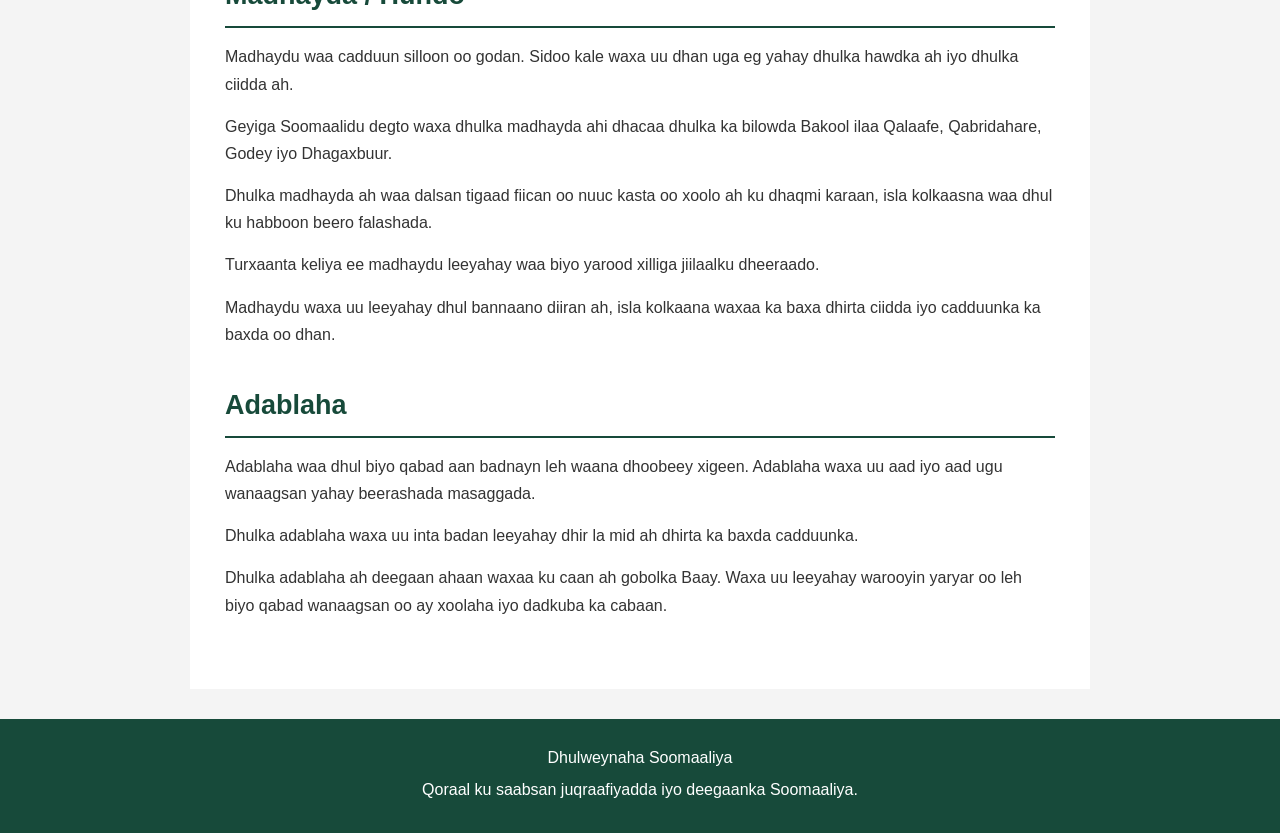
<file: Blogs/dhulka soomaaliyeed.html>
<!DOCTYPE html>
<html lang="so">

<head>
    <meta charset="UTF-8">
    <meta name="viewport" content="width=device-width, initial-scale=1.0">
    <title>Dhulweynaha Soomaaliya</title>
    <link rel="stylesheet" href="../Styles/style.css">
</head>

<body>

    <header>
        <h1>Dhulweynaha Soomaaliya</h1>
        <p>Juqraafi, Khayraad iyo Deegaannada Soomaalidu Degto</p>
    </header>

    <main>

        <article>

            <section>
                <h2>Hordhac</h2>

                <p>
                    Dhulweynaha Somaalidu deggan tahay waa geyi baaxad ballaaran.
                    Dhul ahaan waxa uu ku yaal waqooyi-bari ee Qaaradda Afrika.
                    Geyigeenu waa geeska fiiqan ee u jeeda dhanka gacan badeedka Carabta.
                    Waa dhul leh berri, buuro, jasiirado, bado iyo wabiyo.
                </p>

                <p>
                    Geyiga Soomaaliya waa dhul leh barwaaqo badeed, xoolo nool oo la dhaqdo,
                    dhul beerashada ku fiican, iyo barwaaqo dhulka ku duugan oo aan weli
                    lala soo bixin. Dhulweynaha Soomaaliya waxaa hadda madax bannaan saddex
                    deegaan markii loo eego shanti qaybood oo uu gumeysigii u qaybiyay.
                </p>

                <p>
                    Soomaalida waxa ay u baahan tahay dadnimo iyo aqoonta barwaaqada
                    Ilaahay ku manaystay uga faa'iidaysan lahayd.
                </p>
            </section>


            <section>
                <h2>Badda</h2>

                <p>
                    Somaalidu waxa ay leedahay geyiga Afrika ugu xeebta dheer.
                    Xeebtaas oo dhererkeeda lagu qiyaasay 3333 km, dhanka woqooyi
                    waxa ay ku eg tahay Baabal Mandab ama marinka koofureed ee Badda Cas.
                </p>

                <p>
                    Dhanka koonfur galbeed waxa ay ku eg tahay Raas Kamboni ee Gobolka
                    Jubada Hoose kaas oo soohdin la leh dhulka Soomaalida ee uu
                    Ingiriisku Keenya hoos geeyay markii laga xorreeyay geyiga Soomaaliyeed.
                </p>

                <p>
                    Raas Casayr oo caalamku ku magacaabo Geeska Afrika waa meesha biyaha
                    labada badood ee Badweynta Hindiya iyo Badda Cas iskaga darsamaan.
                    Waxaa ku taal laag la yidhaahdo Lafogure oo qofka laagtaas dhanka
                    koonfureed ka joogaa ay dhaxamoonayso, qofka waqooyiga ka joogaana
                    kulayl la cadilmayso.
                </p>

                <p>
                    Guud ahaan khayraadka baddeena ku jiro, bad ku noolaha keliya waxaa
                    la dhihi karaa xilliyada deegaannada berrigeenu abaarta yahay in ay
                    ka badan tahay daboolidda baahida abaareed ee berriga ka jirta.
                </p>

                <p>
                    Waxaa kaloo jirta in xayndaabka badda Soomaaliyeed hoosteeda ay
                    shidaal iyo macdano kaleba ku jiraan, laakiin haddii aanan aqoon
                    iyo caqli lala imaan aan sahal lagu hanan karin khayraadkaas.
                </p>
            </section>


            <section>
                <h2>Berriga</h2>

                <p>
                    Geyiga Soomaalida waa dalsan daaqa xoolaha ku wanaagsan.
                    Cimiladiisu dhexdhexaad tahay, aan kulayl iyo qabow badan midna lahayn.
                    Caafimaadka nafleyda aad buu ugu habboon yahay.
                </p>

                <p>
                    Soomaaliya marka laga reebo dhulka buuraleyda ah waxaa lagu qiyaasaa
                    80% ku dhawaad in uu yahay dhul ku wanaagsan beerashada.
                    Berriga Soomaaliya waxa uu leeyahay dhulal kala jaadjaad ah sida
                    dooxada, bannaanada, cadduunka, deexda, adablaha, madhayda iyo howdka.
                </p>

                <p>
                    Berriga Soomaaliya waxa uu aad ugu wacan yahay daaqsinka xoolaha
                    iyo ugaarta. Dhirta ka baxdaana waxa ay isugu jirtaa mid qodaxley ah
                    iyo qaar aan qodax lahayn, qaar miro leh iyo kuwo xabag leh.
                </p>

                <p>
                    Haddaba waxaa lagama maarmaan ah in ay ummada Soomaaliyeed
                    ka faa'ideysato sidii loo horumarin lahaa deegaannada berriga ah,
                    ugana ilaalin lahayd inuu ku dhaco nabaadguur.
                </p>
            </section>


            <section>
                <h2>Webiyada</h2>

                <p>
                    Geyiga Soomaaliyeed waxaa dhanka koofureed mara labo webi oo kala
                    ah Shabeelle iyo Jubba. Isha webiyadaasi waxa ay ka soo burqataa
                    buuraha dhanka Soomaalida Galbeed ee aynaga xigto Itoobiya.
                </p>

                <p>
                    Webiga Jubba waa webi ballaaran oo biyo badan. Waxa uu Badweynta
                    Hindiya kaga darsamaa tuulada Goobweyn ee agagaarka magaalada Kismaayo.
                </p>

                <p>
                    Webi Shabeelle waa uu ka baaxad yar yahay, haddana waa ka dheef badan
                    yahay Webi Jubba, waayo jiinka Webi Jubba oo u badan dhul cusbooley ah.
                </p>

                <p>
                    Sidoo kale Webi Jubba waa mool, gebiyo dhaadheer oo aan loo adeegsan
                    karin mashiinnada waraabka. Jiinka Webi Shabeelle waa dhul dhoobey ah
                    oo bacrinsan. Intaas waxaa u dheer afafkiisa biyaha laga leexsan karo
                    mashiin la'aan, waayo jiinkiisu ma leh gebiyo dhaadheer.
                </p>

                <p>
                    Webiga Shabeelle wuxuu ugu dambayn isaga oo dhudo yaacsan ah ama faafsan
                    uu ku dhammaadaa tuulada Dhaaytubaako oo u dhow degmada Sablaale.
                </p>
            </section>


            <section>
                <h2>Buuraha</h2>

                <p>
                    Gayiga Soomaaliya waxaa ku yaal dhul buuraleey ah oo qaar ka mid ah
                    buurahaasi yihiin teelteel oo deegaanno kala duwan ku yaal iyo kuwo
                    silsilad ah.
                </p>

                <p>
                    Buuraha teelteelka ah waxaa ka mid ah Buur Hakabo iyo Buur Heybe oo
                    hore ah. Buuraha teelteelka ah waxa ay ku yaal yihiin Gobolka Bay.
                </p>

                <p>
                    Buuraha silsiladda ah waa kuwo isku xiran waxaana ka mid ah Buuraha
                    Goolis oo isugu dherersan dhanka gobollada Waqooyi Bari ilaa Waqooyi Galbeed.
                </p>

                <p>
                    Buurahaasi waxa ay isugu jiraan kuwo fiiqfiiqan oo qarar iyo dhagxaan
                    shiilo madow ah leh iyo kuwo cagaar iyo doog dhir badan leh.
                </p>

                <p>
                    Buurahan doogga leh waxaa ka mid ah Buurta Soomaaliya ugu dheer
                    ee la yiraahdo Surrad oo dhererkeedu yahay 8,000 cagood ee Gobolka Sanaag,
                    Buuraha Daallo, Shimbiris, Sheekh, Shar laga Naadi, Gacan Baax,
                    Karkaaro, Naaso Hablood iyo qaar kale.
                </p>

                <p>
                    Guud ahaan buuraha gayiga Soomaaliya waxa ay leeyihiin faa'iidooyin
                    farabadan, waxayse u baahan yihiin aqoontii iyo farsamadii lagaga
                    faa'iidaysan lahaa nimcadaas ku dhex keydsan.
                </p>
            </section>


            <section>
                <h2>Noocyada Dhulka Soomaaliya</h2>

                <p>
                    Dhulka Soomaalidu degto waxaa muuqaal ahaan iyo cimilo ahaan loo
                    qaybiyaa ilaa 12 qaybood oo kala gedisan.
                </p>

                <ul>
                    <li>Xeeb</li>
                    <li>Deex</li>
                    <li>Guban</li>
                    <li>Oogo</li>
                    <li>Dooxo</li>
                    <li>Hawd</li>
                    <li>Dooy</li>
                    <li>Dhoobey</li>
                    <li>Cadduun</li>
                    <li>Ciid</li>
                    <li>Madhayda</li>
                    <li>Adablaha</li>
                </ul>
            </section>


            <section>
                <h2>Xeeb</h2>

                <p>
                    Baddeenu waxa ay leedahay dhul xebeed ku teedsan oo leh carro bacaad ah
                    ama carrada xaanada ah oo aan tigaad waxtar leh ka soo bixin,
                    isla kolkaana cusbadu ku badan tahay.
                </p>

                <p>
                    Xeebtu waa diilinta ku dherersan inta u dhexaysa qarka biyaha badda
                    illaa labaatan kiilo mitir oo berriga sii gashan.
                    Waxaa ku teedsan magaalooyin farabadan sida Kismaayo, Baraawe,
                    Muqdisho, Warsheekh, Hobyo, Boosaaso, Berbera iyo kuwo kaloo badan.
                </p>
            </section>


            <section>
                <h2>Deex</h2>

                <p>
                    Deexdu waa dhulka carrada cad leh ee ku teedsan badda.
                    Deexdu waa dhul kulaylka iyo cusbaduna meel dhexaad yihiin,
                    isla kolkaana roobabku ku badan yihiin.
                </p>

                <p>
                    Dhulka Deexda ah kama baxdo dhir aad u dhaadheer.
                    Inta badan waa bannaan bidhaanta laga arki karo illaa boqolaal tallaabo.
                </p>

                <p>
                    Deexda waxaa ka baxa jaadad badan oo geed gaab ah oo ay ka mid yihiin:
                    daranta, jillabka, sururka, caday-deexeedka, nagaarka iyo
                    xirkood-xebeedka dhulka isku faafiya.
                </p>

                <p>
                    Xoolaha ku dhaqma cimilada deexda waa xoolaha nugulka ah sida
                    idaha iyo lo'da. Geela iyo riyuhu aad uguma tarmaan.
                </p>
            </section>


            <section>
                <h2>Guban</h2>

                <p>
                    Gubanku waa dhulka u dhexeeya buuraha Golis iyo dhulka xeebta ah
                    ee badda. Cimilo ahaan waxa uu u dhow yahay deexda koonfureed
                    ee badda ku dhow.
                </p>

                <p>
                    Gubanku waa dhul heer kulkiisu aad u sareeyo. Sidoo kale waxaa ka baxa
                    geed abaareedka sida quraca, dhuurta iyo kulanka.
                </p>

                <p>
                    Gubanka waxaa kale oo ka baxa geed gaabka ay ka midka yihiin
                    xaruunka ama dalluugta, murroha, geed nagaadh iyo caws dixi ah.
                </p>

                <p>
                    Gubanka waa dhul oomane ah oo biyaha laga helo moqorada ku yaal
                    meelaha godan ee dhagxaanta ah. Dhulkan waxaa aad ugu dhaqma riyaha,
                    laakiin xoolaha nugulka ah iyo geelu waa ku yar yihiin.
                </p>
            </section>


            <section>
                <h2>Oogo</h2>

                <p>
                    Oogadu waa dhulka ka durugsan badda ee buuraha Golista gadaal
                    iyo dhanka hawdka uga rogan.
                </p>

                <p>
                    Oogadu waa taag sare oo cimilo fiican oo roobabku ku badan yihiin.
                    Oogada hawadeedu waa meel dhexaad. Inta badan waxaa ka da'a
                    roobabka guga iyo dayrta.
                </p>

                <p>
                    Oogadu waa dhul dalsan ah oo tigaadda hodon ku ah,
                    isla kolkaana aad ugu habboon dhaqashada geela, idaha iyo riyaha.
                </p>
            </section>


            <section>
                <h2>Dooxo</h2>

                <p>
                    Dooxo ama waadi waa dhul togag badan maraan ee u dhexeeya
                    dhulka oogada ah iyo hawdka.
                </p>

                <p>
                    Dooxooyinku waa ay ku yar yihiin Gobollada Koonfureed ee Soomaaliya,
                    balse waxa ay ku badan yihiin Gobollada Waqooyi.
                </p>

                <p>
                    Dooxooyinka Soomaalida waxaa ugu caansan Dooxada Nugaal oo ku
                    teedsan ilaa shan gobol, iyo Dooxada Daroor ee Gobolka Bari.
                </p>
            </section>


            <section>
                <h2>Hawd</h2>

                <p>
                    Hawdku waa dhul ciid cas oo habaas guduudan leh, isla kolkaana
                    ay ku badan yihiin dhagaxa iyo kuraha yar-yar ee duuda ah.
                </p>

                <p>
                    Dhirta ka baxdana waxaa ka mid ah dhanfaruurta, hohobta,
                    mareerka, cawska dixida ah, cadaada, quraca, xagarka,
                    murcanyada, jinowga, dharkaynka, qaraha iyo kuwo kale.
                </p>

                <p>
                    Hawdku waa uu ka roobab badan yahay kolka loo eego dhulka
                    dooxooyinka ah, waxaana uu ka mid yahay meelaha tigaadda badan
                    ee dalsanka xoolaha ah.
                </p>

                <p>
                    Laakiin waxaa ku badan dulinka xoolaha cuna sida kudkudaha,
                    shillinta, dhuuga, gendiga iyo takarta.
                </p>
            </section>


            <section>
                <h2>Dooy</h2>

                <p>
                    Dooygu waa dhul gabiib ah oo lagu meteli karo hawd silloon.
                    Dooygu waxa uu geyiga Soomaalida ku yaal gobollo badan oo ay
                    ka mid yihiin Jubbada Dhexe, Bay, Gedo, Hiiraan, Bakool
                    iyo Jubbada Hoose.
                </p>

                <p>
                    Muuqaal ahaan waa dhul ciid cas oo kaymo badan.
                    Dhirta ka baxda dhulka dooyga ah waxa ay u badan tahay
                    dhirta qodaxda leh iyo dhirta sida ballaaran u baxda ee xagarku
                    ka mid yahay.
                </p>

                <p>
                    Dhammaan dhirta laga helo dhulka hawdka ah waa laga helaa
                    dhulka dooyga ah. Guud ahaan waa dhul dalsan ah oo aan
                    qaniin iyo dulintoona lahayn.
                </p>

                <p>
                    Dooygu waa dhul aad ugu fiican dhaqashada xoolaha sida geela
                    iyo riyaha. Meelaha qaarkood waa dhul carro madow ama isku
                    dhaf ah oo ku habboon beerashada dalagga masaggada.
                </p>
            </section>


            <section>
                <h2>Dhoobey</h2>

                <p>
                    Dhoobeydu waa dhulka ku meersan webiyada jiinkooda ee carro
                    doodu dhoobada madow tahay.
                </p>

                <p>
                    Dhoobeydu biyuhu deg-deg ugama guraan. Muddo badan bay
                    dhooboqoyan ahaataa oo biyaha kaydsataa.
                </p>

                <p>
                    Xilliyada roobabku badan yihiin ee webiyadu buux dhaafaan
                    waxaa dhulka dhoobeyda ah ka dhasha gendi ama dhuug,
                    kaas oo sababa cudur halis ah oo xoolaha nool ku dhaca.
                </p>

                <p>
                    Dhoobeyda waxaa ku badan dulinka ama qaniinka waxyeela duunyada,
                    iyo duumada disha dadka. Sidaas awgeed kuma habboona taranka
                    iyo caafimaadka nafleyda.
                </p>

                <p>
                    Dhoobeydu waxa ay hodon ku tahay oo ay ku habboon tahay
                    waxsoosaarka iyo tacbashada beeraha.
                </p>

                <p>
                    Gobollada ugu badan ee laga helo carradan waxaa ka mid ah
                    Gobollada Shabeellaha Dhexe, Shabeellaha Hoose,
                    Jubbada Dhexe iyo Jubbada Hoose.
                </p>
            </section>


            <section>
                <h2>Cadduun</h2>

                <p>
                    Cadduunku waa dooxo silloon, waxyaabo badan buu la wadaagaa dooxada.
                    Tilmaamaha cadduunka waxaa ka mid ah biyaha oo si fudud dhulka
                    looga qodan karo, balliyo iyo biyogaleen badan oo laheyn,
                    cusbada oo ku badan, biyo wiyeer ah, geed cawseedka oo ku badan
                    iyo dundumooyin fiiqfiiqan.
                </p>

                <p>
                    Cadduunku waxa uu ku yaal geyigeena gobollada kala ah
                    Mudug, Galguduud iyo Hiiraan.
                </p>

                <p>
                    Jaadadka dhirta ee cadduunku caanka ku yahay waxaa ka mid ah:
                    cadayga, higlada, qabada, yicibta, miraha toonka, xamurka,
                    bardaha, darayga, gobka iyo dhammaan noocyada cawska.
                </p>

                <p>
                    Soomaalidu waxa ay sheegaan in dhulka cadduunka ah ay ku
                    badan yihiin macdanta loo yaqaan Yuuraniyamka.
                </p>
            </section>


            <section>
                <h2>Ciid</h2>

                <p>
                    Ciiddu waa dhulka carrada guduudan ee dalsanka xoolaha ah.
                    Ciiddu waa dhul ciiddiisu aad u guduudan tahay oo ay isku dhow
                    yihiin dhulka dooyga loo yaqaan.
                </p>

                <p>
                    Waxa ay dooyga kaga duwan tahay ciidda carradeedu waa furfur
                    xaani ama tamuux xigeen ah.
                </p>

                <p>
                    Inta badan waxaa dhulka ciidda ah ka baxa dhirta ka baxda
                    dhulka hawdka, laakiin ciiddu ma leh dulinka xoolaha cuna.
                    Dhulka ciidda ah waxaa ku badan aboorka iyo dundumooyinka.
                </p>

                <p>
                    Geyigeena waxaa ciid loo yaqaanaa dhulka ka bilaabma aagga
                    magaalooyinka ay ka mid yihiin Caabudwaaq, Galdogob,
                    Docmo iyo Buuhoodle.
                </p>
            </section>


            <section>
                <h2>Madhayda / Hundo</h2>

                <p>
                    Madhaydu waa cadduun silloon oo godan. Sidoo kale waxa uu
                    dhan uga eg yahay dhulka hawdka ah iyo dhulka ciidda ah.
                </p>

                <p>
                    Geyiga Soomaalidu degto waxa dhulka madhayda ahi dhacaa
                    dhulka ka bilowda Bakool ilaa Qalaafe, Qabridahare,
                    Godey iyo Dhagaxbuur.
                </p>

                <p>
                    Dhulka madhayda ah waa dalsan tigaad fiican oo nuuc kasta
                    oo xoolo ah ku dhaqmi karaan, isla kolkaasna waa dhul ku
                    habboon beero falashada.
                </p>

                <p>
                    Turxaanta keliya ee madhaydu leeyahay waa biyo yarood
                    xilliga jiilaalku dheeraado.
                </p>

                <p>
                    Madhaydu waxa uu leeyahay dhul bannaano diiran ah,
                    isla kolkaana waxaa ka baxa dhirta ciidda iyo cadduunka
                    ka baxda oo dhan.
                </p>
            </section>


            <section>
                <h2>Adablaha</h2>

                <p>
                    Adablaha waa dhul biyo qabad aan badnayn leh waana dhoobeey xigeen.
                    Adablaha waxa uu aad iyo aad ugu wanaagsan yahay beerashada
                    masaggada.
                </p>

                <p>
                    Dhulka adablaha waxa uu inta badan leeyahay dhir la mid ah
                    dhirta ka baxda cadduunka.
                </p>

                <p>
                    Dhulka adablaha ah deegaan ahaan waxaa ku caan ah gobolka Baay.
                    Waxa uu leeyahay warooyin yaryar oo leh biyo qabad wanaagsan
                    oo ay xoolaha iyo dadkuba ka cabaan.
                </p>
            </section>

        </article>

    </main>


    <footer>
        <p>Dhulweynaha Soomaaliya</p>
        <p>Qoraal ku saabsan juqraafiyadda iyo deegaanka Soomaaliya.</p>
    </footer>

</body>

</html>
</file>
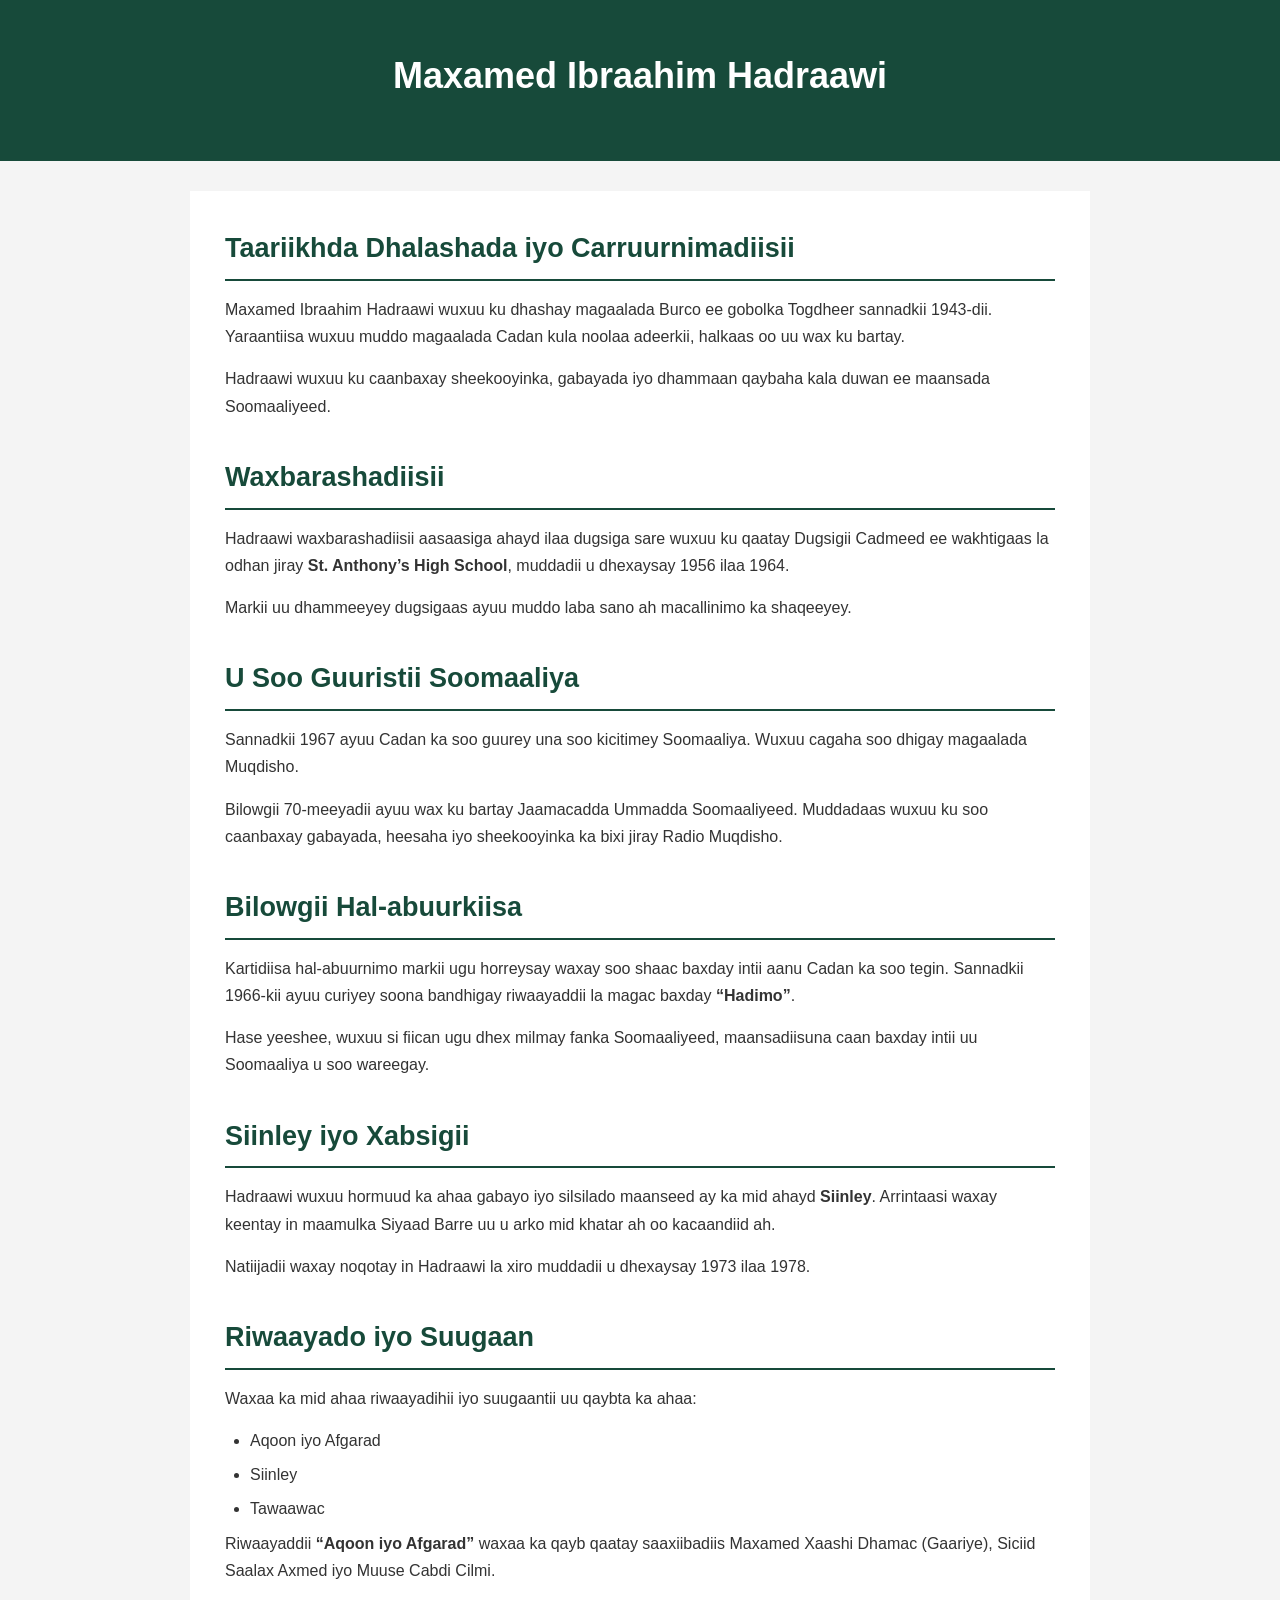
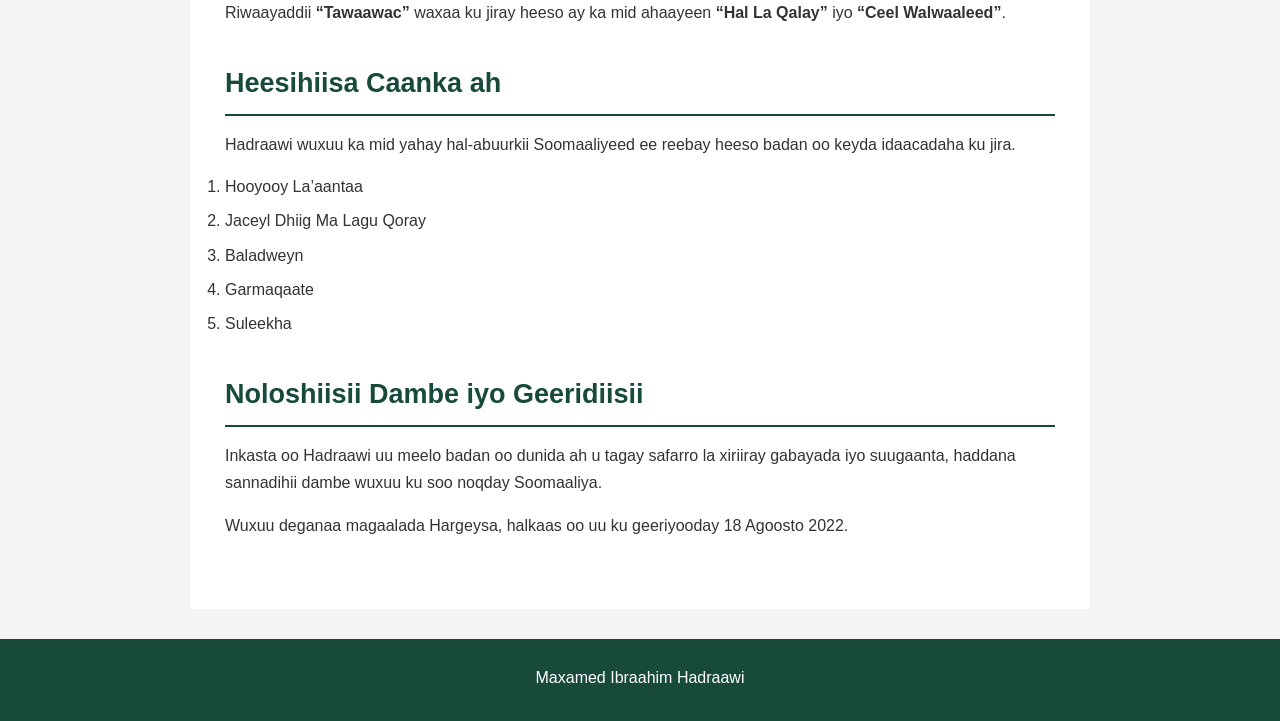
<file: Blogs/hadraawi.html>
<!DOCTYPE html>
<html lang="so">

<head>
    <meta charset="UTF-8">
    <meta name="viewport" content="width=device-width, initial-scale=1.0">

    <title>Maxamed Ibraahim Hadraawi</title>

    <link rel="stylesheet" href="../Styles/style.css">
</head>

<body>

    <header>
        <h1>Maxamed Ibraahim Hadraawi</h1>
    </header>

    <main>

        <article>

            <section>
                <h2>Taariikhda Dhalashada iyo Carruurnimadiisii</h2>

                <p>
                    Maxamed Ibraahim Hadraawi wuxuu ku dhashay magaalada Burco
                    ee gobolka Togdheer sannadkii 1943-dii. Yaraantiisa wuxuu
                    muddo magaalada Cadan kula noolaa adeerkii, halkaas oo uu
                    wax ku bartay.
                </p>

                <p>
                    Hadraawi wuxuu ku caanbaxay sheekooyinka, gabayada iyo
                    dhammaan qaybaha kala duwan ee maansada Soomaaliyeed.
                </p>
            </section>

            <section>
                <h2>Waxbarashadiisii</h2>

                <p>
                    Hadraawi waxbarashadiisii aasaasiga ahayd ilaa dugsiga
                    sare wuxuu ku qaatay Dugsigii Cadmeed ee wakhtigaas
                    la odhan jiray <strong>St. Anthony’s High School</strong>,
                    muddadii u dhexaysay 1956 ilaa 1964.
                </p>

                <p>
                    Markii uu dhammeeyey dugsigaas ayuu muddo laba sano ah
                    macallinimo ka shaqeeyey.
                </p>
            </section>

            <section>
                <h2>U Soo Guuristii Soomaaliya</h2>

                <p>
                    Sannadkii 1967 ayuu Cadan ka soo guurey una soo kicitimey
                    Soomaaliya. Wuxuu cagaha soo dhigay magaalada Muqdisho.
                </p>

                <p>
                    Bilowgii 70-meeyadii ayuu wax ku bartay Jaamacadda
                    Ummadda Soomaaliyeed. Muddadaas wuxuu ku soo caanbaxay
                    gabayada, heesaha iyo sheekooyinka ka bixi jiray
                    Radio Muqdisho.
                </p>
            </section>

            <section>
                <h2>Bilowgii Hal-abuurkiisa</h2>

                <p>
                    Kartidiisa hal-abuurnimo markii ugu horreysay waxay
                    soo shaac baxday intii aanu Cadan ka soo tegin.
                    Sannadkii 1966-kii ayuu curiyey soona bandhigay
                    riwaayaddii la magac baxday <strong>“Hadimo”</strong>.
                </p>

                <p>
                    Hase yeeshee, wuxuu si fiican ugu dhex milmay fanka
                    Soomaaliyeed, maansadiisuna caan baxday intii uu
                    Soomaaliya u soo wareegay.
                </p>
            </section>

            <section>
                <h2>Siinley iyo Xabsigii</h2>

                <p>
                    Hadraawi wuxuu hormuud ka ahaa gabayo iyo silsilado
                    maanseed ay ka mid ahayd <strong>Siinley</strong>.
                    Arrintaasi waxay keentay in maamulka Siyaad Barre
                    uu u arko mid khatar ah oo kacaandiid ah.
                </p>

                <p>
                    Natiijadii waxay noqotay in Hadraawi la xiro muddadii
                    u dhexaysay 1973 ilaa 1978.
                </p>
            </section>

            <section>
                <h2>Riwaayado iyo Suugaan</h2>

                <p>
                    Waxaa ka mid ahaa riwaayadihii iyo suugaantii uu qaybta
                    ka ahaa:
                </p>

                <ul>
                    <li>Aqoon iyo Afgarad</li>
                    <li>Siinley</li>
                    <li>Tawaawac</li>
                </ul>

                <p>
                    Riwaayaddii <strong>“Aqoon iyo Afgarad”</strong> waxaa
                    ka qayb qaatay saaxiibadiis Maxamed Xaashi Dhamac
                    (Gaariye), Siciid Saalax Axmed iyo Muuse Cabdi Cilmi.
                </p>

                <p>
                    Riwaayaddii <strong>“Tawaawac”</strong> waxaa ku jiray
                    heeso ay ka mid ahaayeen <strong>“Hal La Qalay”</strong>
                    iyo <strong>“Ceel Walwaaleed”</strong>.
                </p>
            </section>

            <section>
                <h2>Heesihiisa Caanka ah</h2>

                <p>
                    Hadraawi wuxuu ka mid yahay hal-abuurkii Soomaaliyeed
                    ee reebay heeso badan oo keyda idaacadaha ku jira.
                </p>

                <ol>
                    <li>Hooyooy La’aantaa</li>
                    <li>Jaceyl Dhiig Ma Lagu Qoray</li>
                    <li>Baladweyn</li>
                    <li>Garmaqaate</li>
                    <li>Suleekha</li>
                </ol>
            </section>

            <section>
                <h2>Noloshiisii Dambe iyo Geeridiisii</h2>

                <p>
                    Inkasta oo Hadraawi uu meelo badan oo dunida ah u tagay
                    safarro la xiriiray gabayada iyo suugaanta, haddana
                    sannadihii dambe wuxuu ku soo noqday Soomaaliya.
                </p>

                <p>
                    Wuxuu deganaa magaalada Hargeysa, halkaas oo uu ku
                    geeriyooday 18 Agoosto 2022.
                </p>
            </section>

        </article>

    </main>

    <footer>
        <p>Maxamed Ibraahim Hadraawi</p>
    </footer>

</body>

</html>
</file>
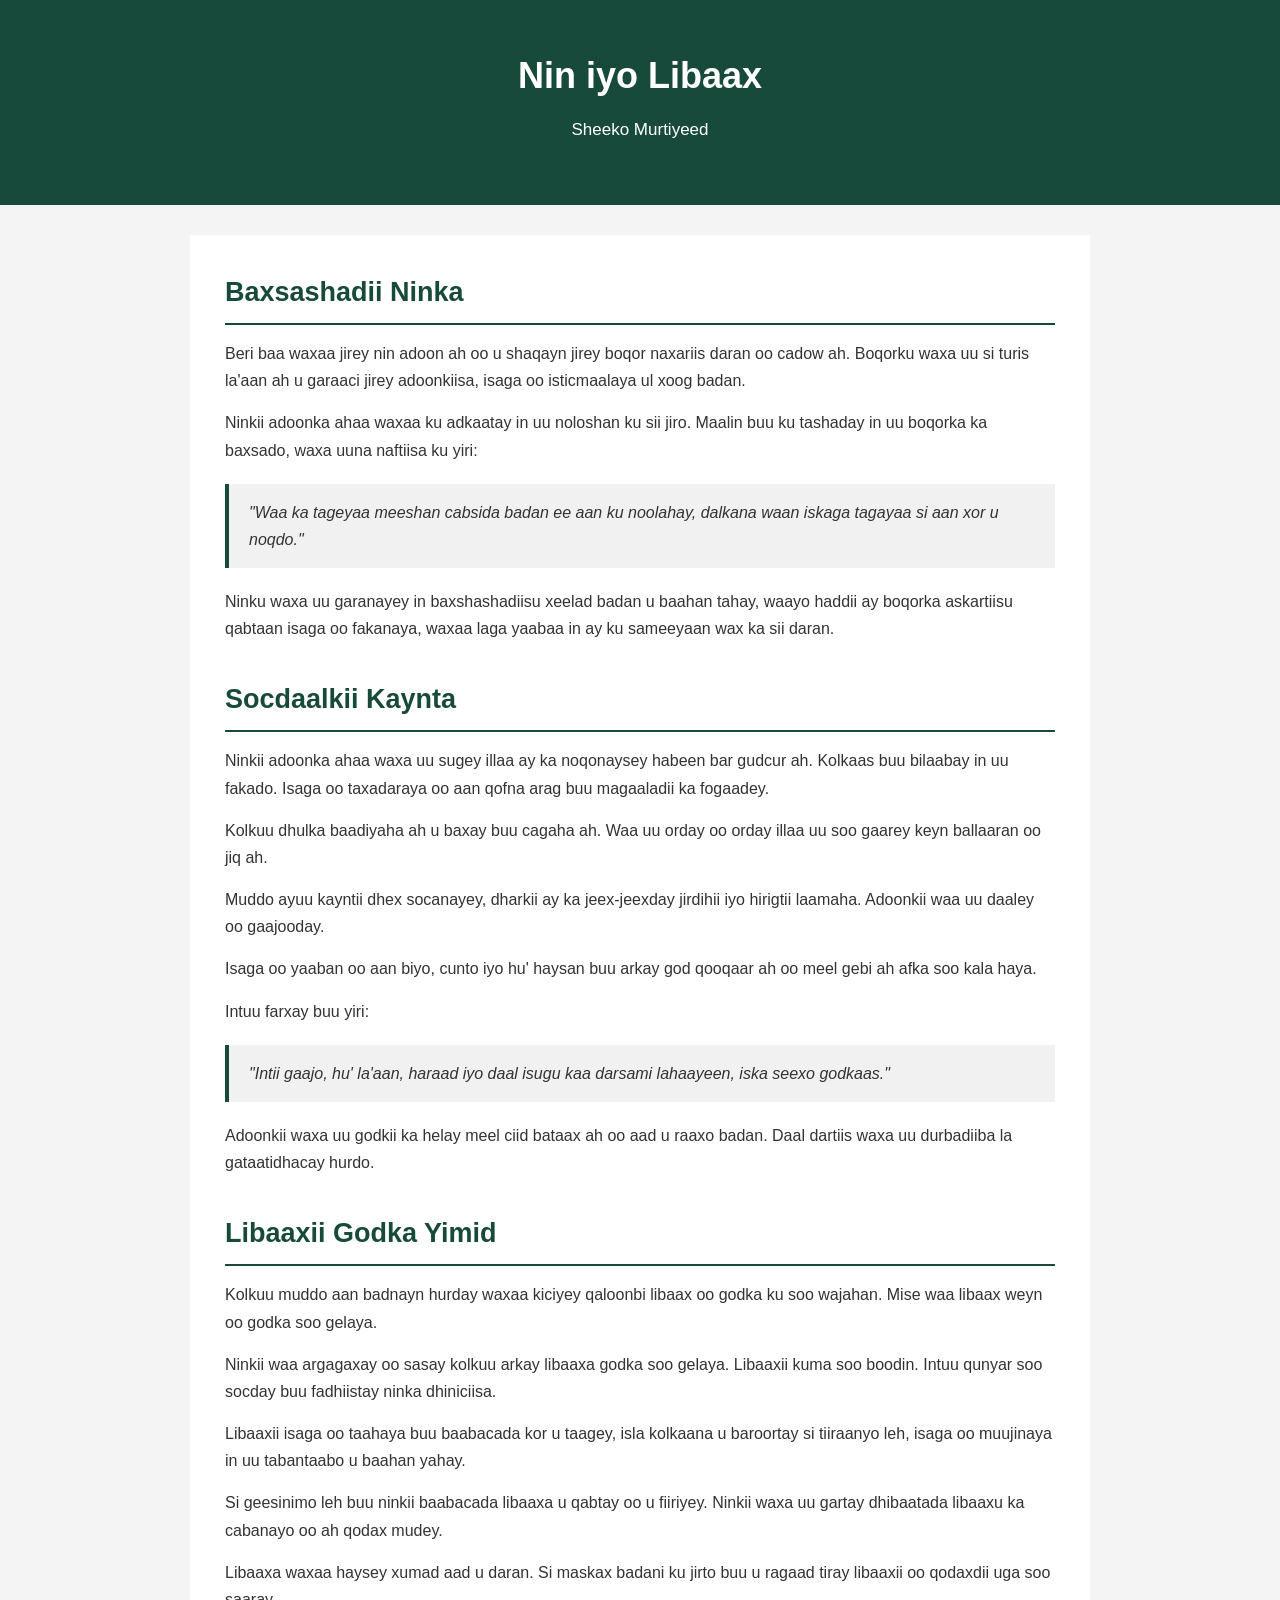
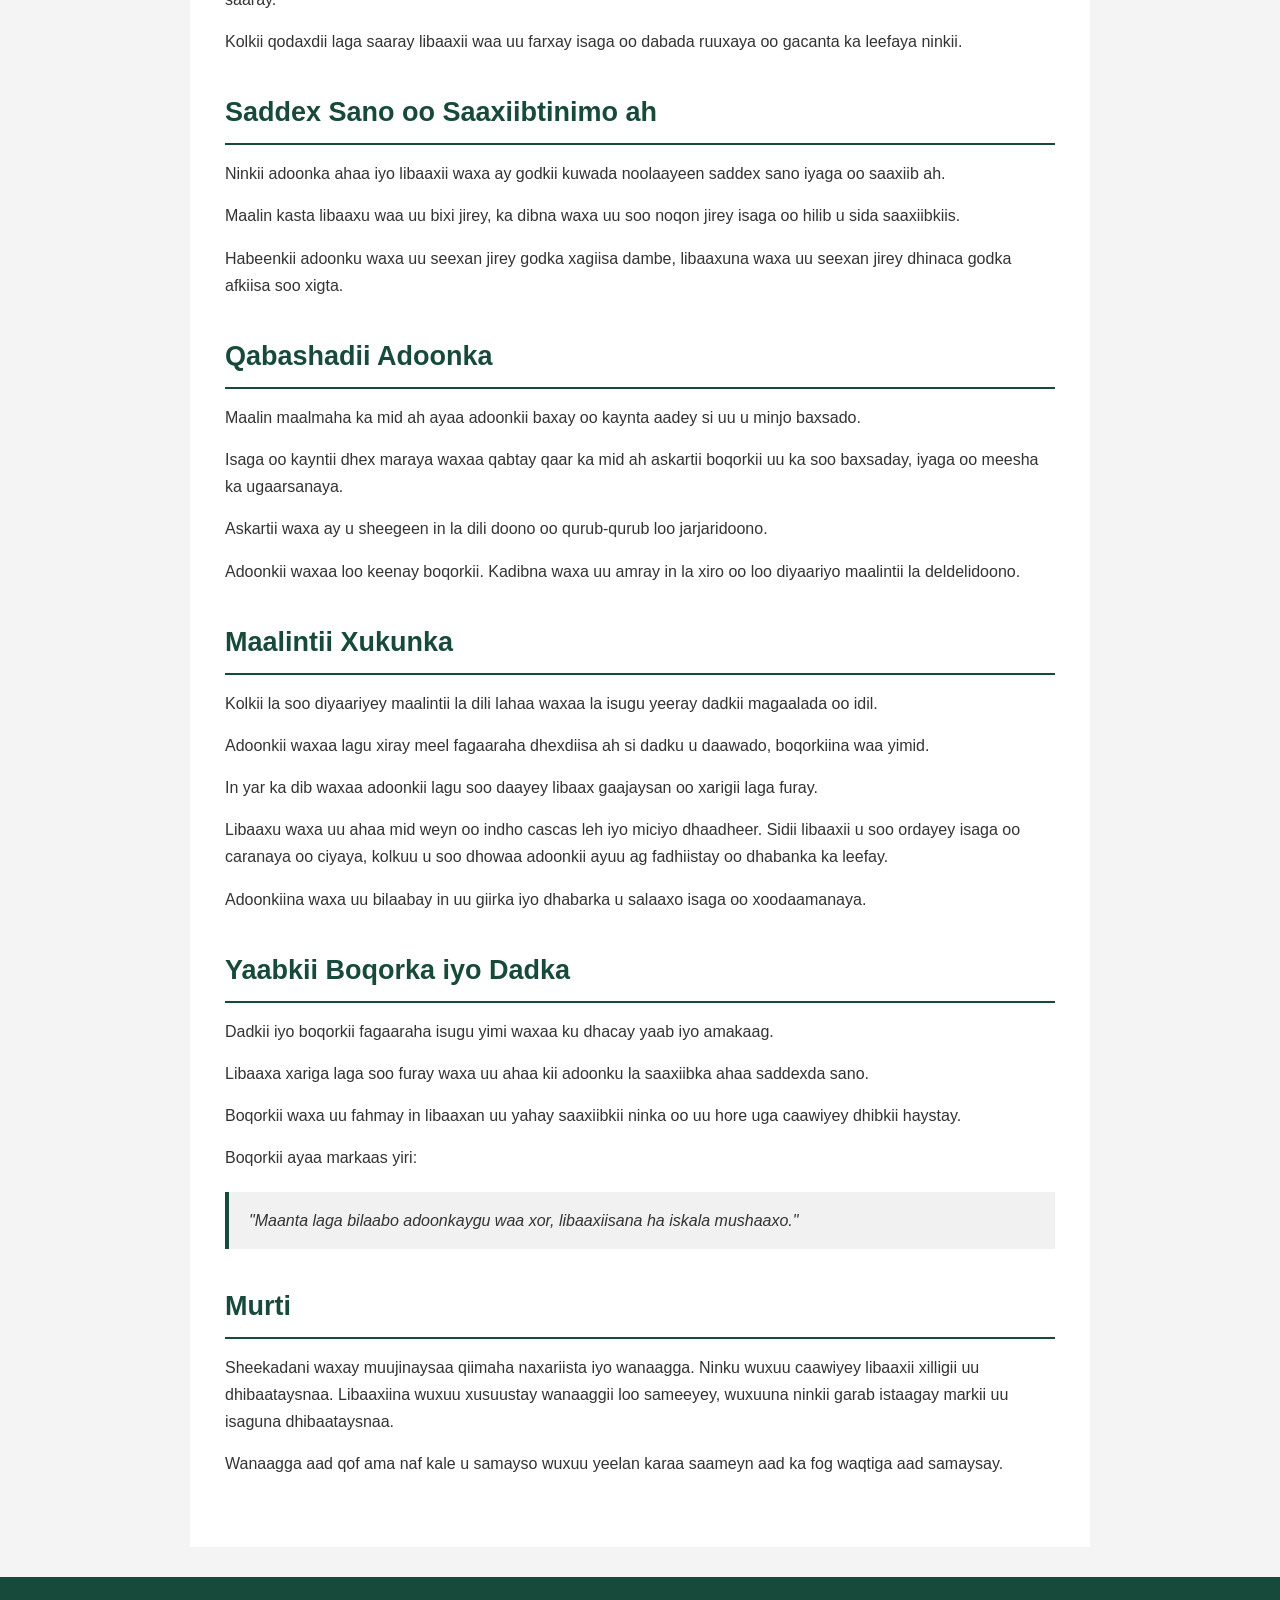
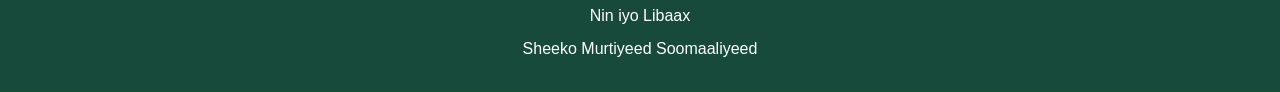
<file: Blogs/sheeko murtiyeed.html>
<!DOCTYPE html>
<html lang="so">

<head>
    <meta charset="UTF-8">
    <meta name="viewport" content="width=device-width, initial-scale=1.0">
    <title>Nin iyo Libaax | Sheeko Murtiyeed</title>
    <link rel="stylesheet" href="../Styles/style.css">
</head>

<body>

    <header>
        <h1>Nin iyo Libaax</h1>
        <p>Sheeko Murtiyeed</p>
    </header>

    <main>

        <article>

            <section>
                <h2>Baxsashadii Ninka</h2>

                <p>
                    Beri baa waxaa jirey nin adoon ah oo u shaqayn jirey boqor
                    naxariis daran oo cadow ah. Boqorku waxa uu si turis la'aan
                    ah u garaaci jirey adoonkiisa, isaga oo isticmaalaya ul xoog badan.
                </p>

                <p>
                    Ninkii adoonka ahaa waxaa ku adkaatay in uu noloshan ku sii jiro.
                    Maalin buu ku tashaday in uu boqorka ka baxsado, waxa uuna naftiisa
                    ku yiri:
                </p>

                <blockquote>
                    "Waa ka tageyaa meeshan cabsida badan ee aan ku noolahay,
                    dalkana waan iskaga tagayaa si aan xor u noqdo."
                </blockquote>

                <p>
                    Ninku waxa uu garanayey in baxshashadiisu xeelad badan u baahan tahay,
                    waayo haddii ay boqorka askartiisu qabtaan isaga oo fakanaya,
                    waxaa laga yaabaa in ay ku sameeyaan wax ka sii daran.
                </p>
            </section>


            <section>
                <h2>Socdaalkii Kaynta</h2>

                <p>
                    Ninkii adoonka ahaa waxa uu sugey illaa ay ka noqonaysey
                    habeen bar gudcur ah. Kolkaas buu bilaabay in uu fakado.
                    Isaga oo taxadaraya oo aan qofna arag buu magaaladii ka fogaadey.
                </p>

                <p>
                    Kolkuu dhulka baadiyaha ah u baxay buu cagaha ah.
                    Waa uu orday oo orday illaa uu soo gaarey keyn ballaaran
                    oo jiq ah.
                </p>

                <p>
                    Muddo ayuu kayntii dhex socanayey, dharkii ay ka jeex-jeexday
                    jirdihii iyo hirigtii laamaha. Adoonkii waa uu daaley oo gaajooday.
                </p>

                <p>
                    Isaga oo yaaban oo aan biyo, cunto iyo hu' haysan buu arkay
                    god qooqaar ah oo meel gebi ah afka soo kala haya.
                </p>

                <p>
                    Intuu farxay buu yiri:
                </p>

                <blockquote>
                    "Intii gaajo, hu' la'aan, haraad iyo daal isugu kaa darsami
                    lahaayeen, iska seexo godkaas."
                </blockquote>

                <p>
                    Adoonkii waxa uu godkii ka helay meel ciid bataax ah oo aad u
                    raaxo badan. Daal dartiis waxa uu durbadiiba la gataatidhacay hurdo.
                </p>
            </section>


            <section>
                <h2>Libaaxii Godka Yimid</h2>

                <p>
                    Kolkuu muddo aan badnayn hurday waxaa kiciyey qaloonbi libaax
                    oo godka ku soo wajahan. Mise waa libaax weyn oo godka soo gelaya.
                </p>

                <p>
                    Ninkii waa argagaxay oo sasay kolkuu arkay libaaxa godka soo gelaya.
                    Libaaxii kuma soo boodin. Intuu qunyar soo socday buu fadhiistay
                    ninka dhiniciisa.
                </p>

                <p>
                    Libaaxii isaga oo taahaya buu baabacada kor u taagey,
                    isla kolkaana u baroortay si tiiraanyo leh, isaga oo muujinaya
                    in uu tabantaabo u baahan yahay.
                </p>

                <p>
                    Si geesinimo leh buu ninkii baabacada libaaxa u qabtay oo u fiiriyey.
                    Ninkii waxa uu gartay dhibaatada libaaxu ka cabanayo oo ah
                    qodax mudey.
                </p>

                <p>
                    Libaaxa waxaa haysey xumad aad u daran. Si maskax badani ku jirto
                    buu u ragaad tiray libaaxii oo qodaxdii uga soo saaray.
                </p>

                <p>
                    Kolkii qodaxdii laga saaray libaaxii waa uu farxay isaga oo
                    dabada ruuxaya oo gacanta ka leefaya ninkii.
                </p>
            </section>


            <section>
                <h2>Saddex Sano oo Saaxiibtinimo ah</h2>

                <p>
                    Ninkii adoonka ahaa iyo libaaxii waxa ay godkii kuwada noolaayeen
                    saddex sano iyaga oo saaxiib ah.
                </p>

                <p>
                    Maalin kasta libaaxu waa uu bixi jirey, ka dibna waxa uu soo
                    noqon jirey isaga oo hilib u sida saaxiibkiis.
                </p>

                <p>
                    Habeenkii adoonku waxa uu seexan jirey godka xagiisa dambe,
                    libaaxuna waxa uu seexan jirey dhinaca godka afkiisa soo xigta.
                </p>
            </section>


            <section>
                <h2>Qabashadii Adoonka</h2>

                <p>
                    Maalin maalmaha ka mid ah ayaa adoonkii baxay oo kaynta aadey
                    si uu u minjo baxsado.
                </p>

                <p>
                    Isaga oo kayntii dhex maraya waxaa qabtay qaar ka mid ah
                    askartii boqorkii uu ka soo baxsaday, iyaga oo meesha ka ugaarsanaya.
                </p>

                <p>
                    Askartii waxa ay u sheegeen in la dili doono oo qurub-qurub
                    loo jarjaridoono.
                </p>

                <p>
                    Adoonkii waxaa loo keenay boqorkii. Kadibna waxa uu amray
                    in la xiro oo loo diyaariyo maalintii la deldelidoono.
                </p>
            </section>


            <section>
                <h2>Maalintii Xukunka</h2>

                <p>
                    Kolkii la soo diyaariyey maalintii la dili lahaa waxaa la
                    isugu yeeray dadkii magaalada oo idil.
                </p>

                <p>
                    Adoonkii waxaa lagu xiray meel fagaaraha dhexdiisa ah si
                    dadku u daawado, boqorkiina waa yimid.
                </p>

                <p>
                    In yar ka dib waxaa adoonkii lagu soo daayey libaax gaajaysan
                    oo xarigii laga furay.
                </p>

                <p>
                    Libaaxu waxa uu ahaa mid weyn oo indho cascas leh iyo miciyo
                    dhaadheer. Sidii libaaxii u soo ordayey isaga oo caranaya
                    oo ciyaya, kolkuu u soo dhowaa adoonkii ayuu ag fadhiistay
                    oo dhabanka ka leefay.
                </p>

                <p>
                    Adoonkiina waxa uu bilaabay in uu giirka iyo dhabarka u salaaxo
                    isaga oo xoodaamanaya.
                </p>
            </section>


            <section>
                <h2>Yaabkii Boqorka iyo Dadka</h2>

                <p>
                    Dadkii iyo boqorkii fagaaraha isugu yimi waxaa ku dhacay
                    yaab iyo amakaag.
                </p>

                <p>
                    Libaaxa xariga laga soo furay waxa uu ahaa kii adoonku
                    la saaxiibka ahaa saddexda sano.
                </p>

                <p>
                    Boqorkii waxa uu fahmay in libaaxan uu yahay saaxiibkii
                    ninka oo uu hore uga caawiyey dhibkii haystay.
                </p>

                <p>
                    Boqorkii ayaa markaas yiri:
                </p>

                <blockquote>
                    "Maanta laga bilaabo adoonkaygu waa xor, libaaxiisana ha
                    iskala mushaaxo."
                </blockquote>
            </section>


            <section>
                <h2>Murti</h2>

                <p>
                    Sheekadani waxay muujinaysaa qiimaha naxariista iyo wanaagga.
                    Ninku wuxuu caawiyey libaaxii xilligii uu dhibaataysnaa.
                    Libaaxiina wuxuu xusuustay wanaaggii loo sameeyey, wuxuuna
                    ninkii garab istaagay markii uu isaguna dhibaataysnaa.
                </p>

                <p>
                    Wanaagga aad qof ama naf kale u samayso wuxuu yeelan karaa
                    saameyn aad ka fog waqtiga aad samaysay.
                </p>
            </section>

        </article>

    </main>


    <footer>
        <p>Nin iyo Libaax</p>
        <p>Sheeko Murtiyeed Soomaaliyeed</p>
    </footer>

</body>

</html>
</file>
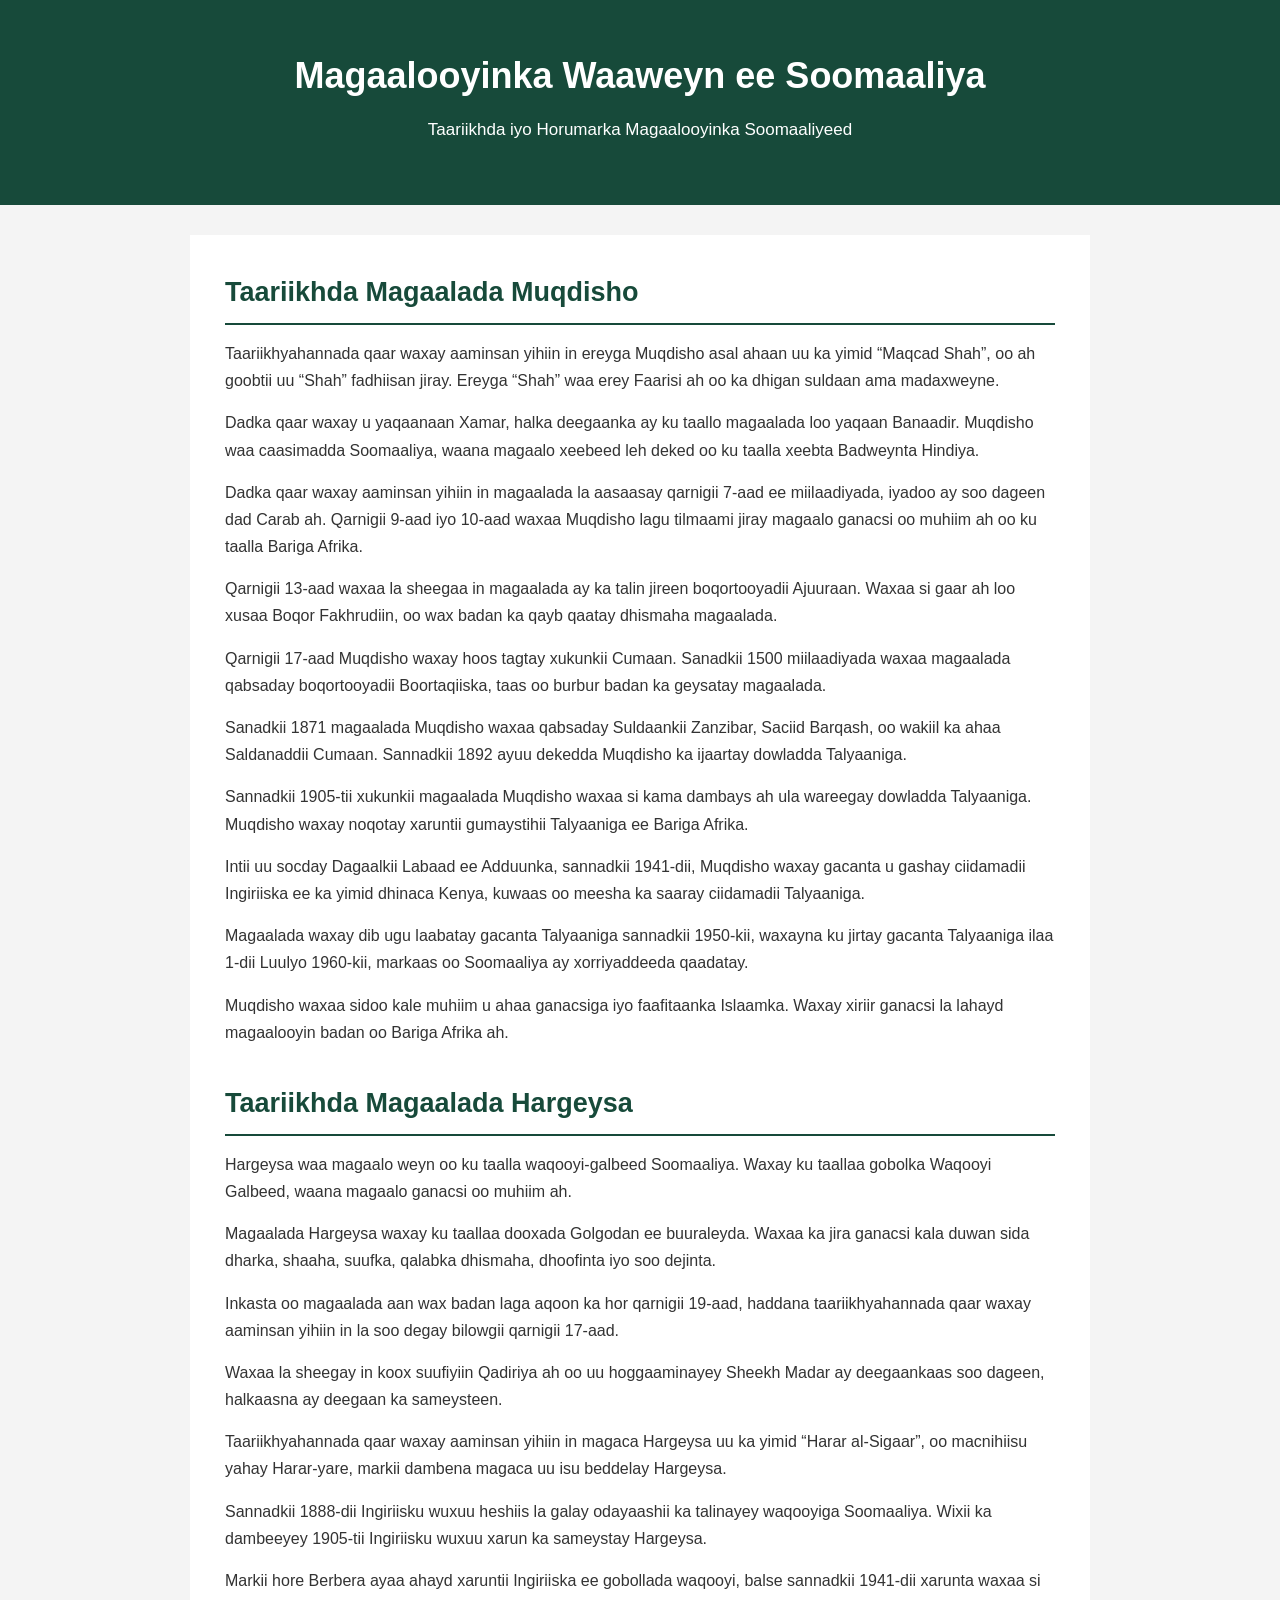
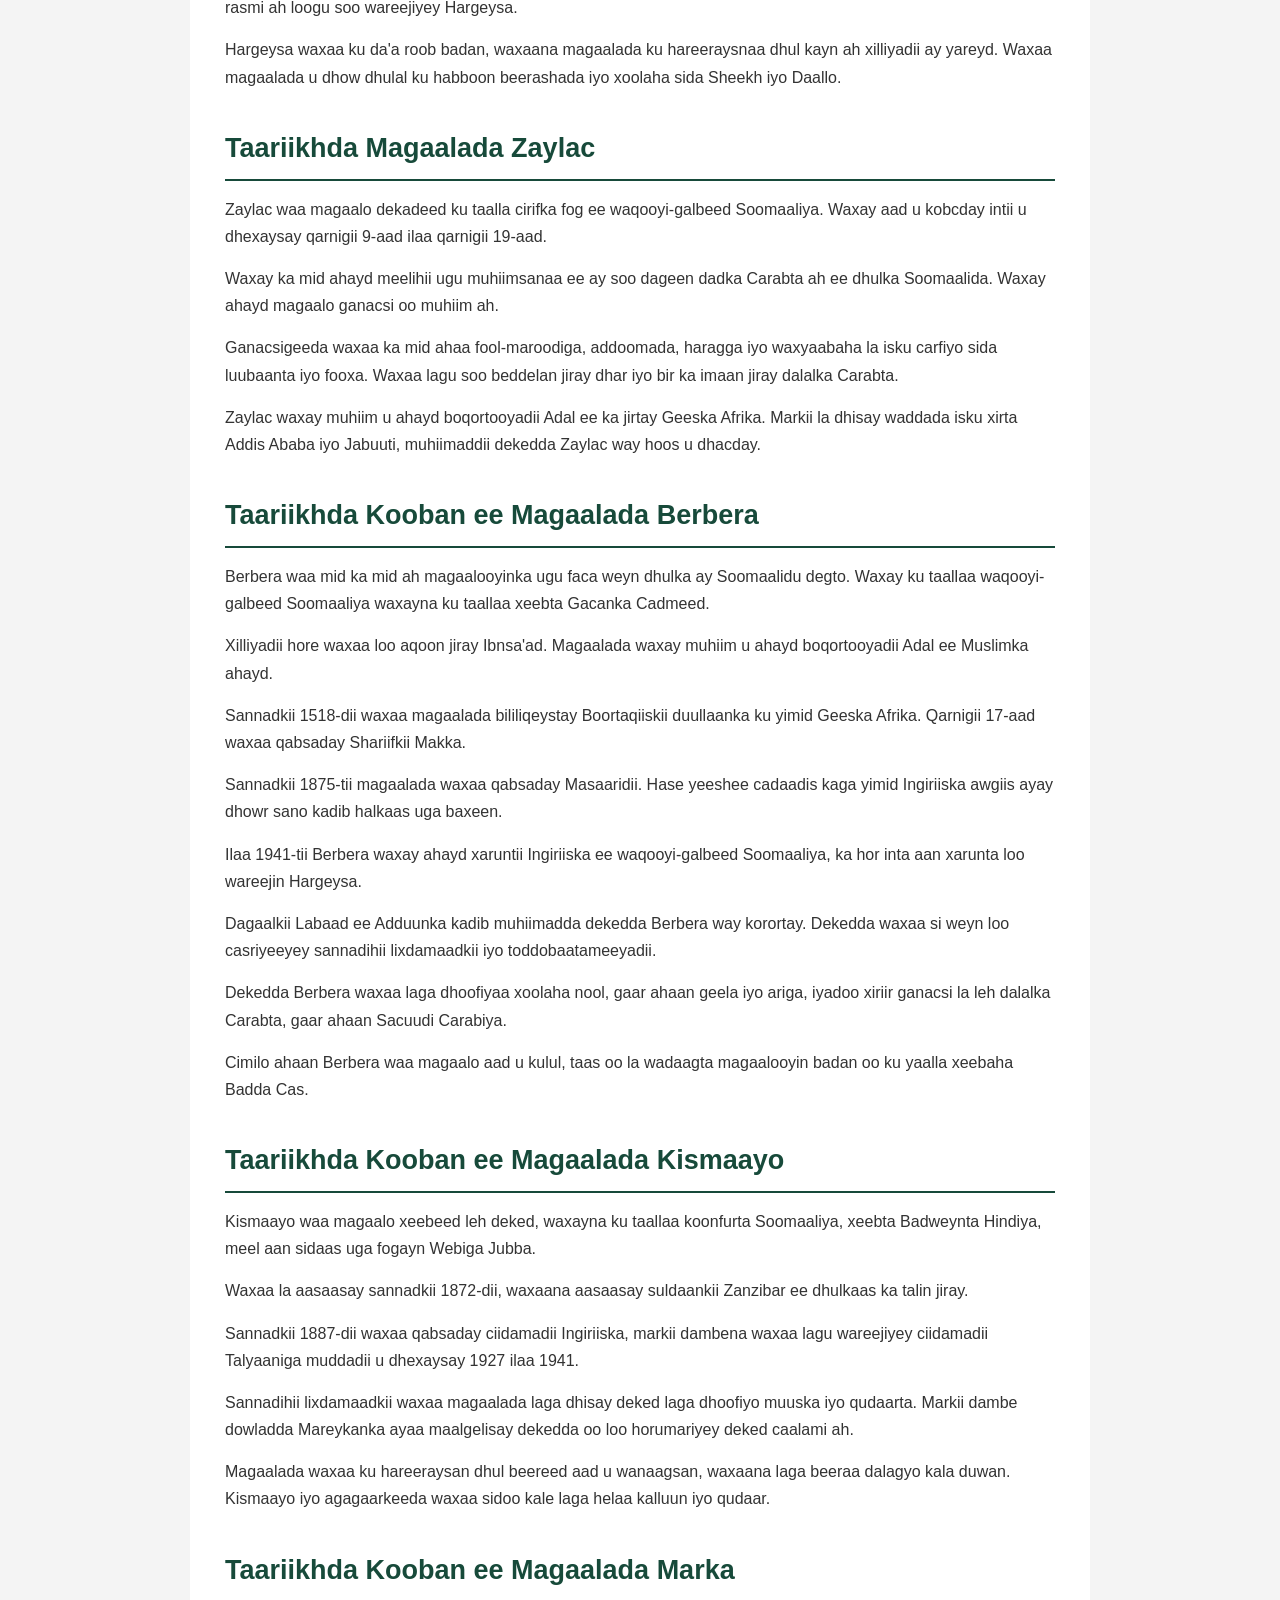
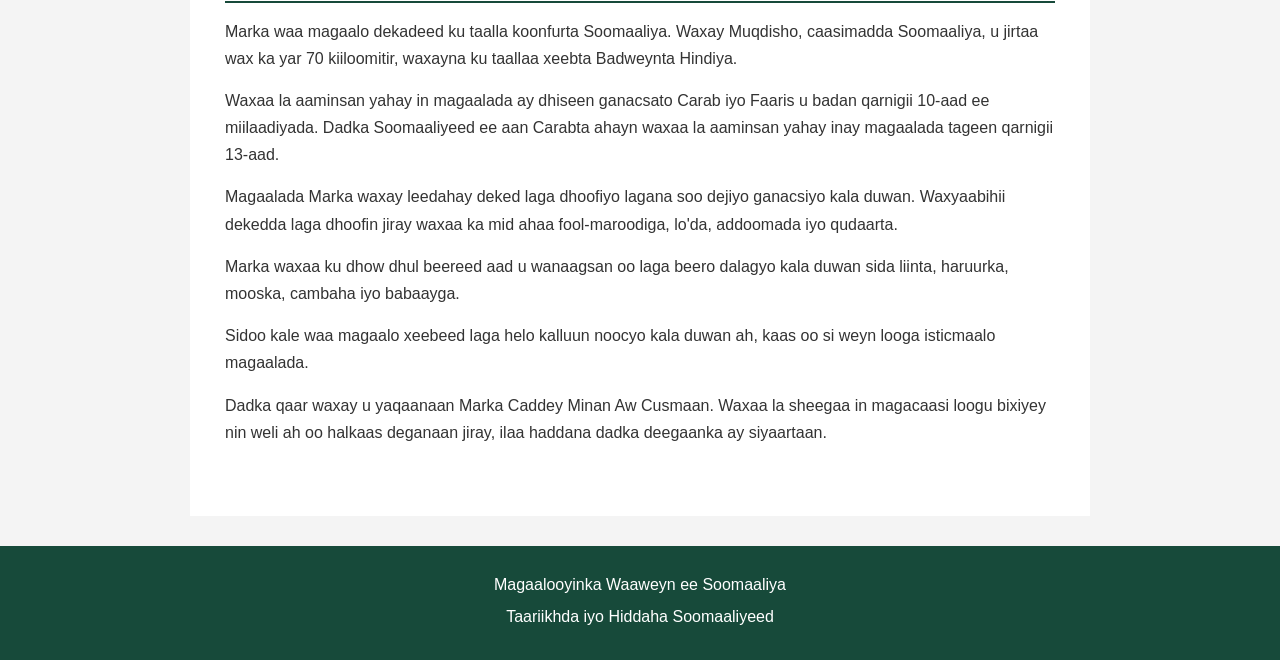
<file: Blogs/Taariikda magaalooyinka soomaaliyeed.html>
<!DOCTYPE html>
<html lang="so">

<head>
    <meta charset="UTF-8">
    <meta name="viewport" content="width=device-width, initial-scale=1.0">

    <title>Magaalooyinka Waaweyn ee Soomaaliya</title>

    <link rel="stylesheet" href="../Styles/style.css">
</head>

<body>

    <header>
        <h1>Magaalooyinka Waaweyn ee Soomaaliya</h1>
        <p>Taariikhda iyo Horumarka Magaalooyinka Soomaaliyeed</p>
    </header>

    <main>

        <article>

            <section>
                <h2>Taariikhda Magaalada Muqdisho</h2>

                <p>
                    Taariikhyahannada qaar waxay aaminsan yihiin in ereyga Muqdisho
                    asal ahaan uu ka yimid “Maqcad Shah”, oo ah goobtii uu “Shah”
                    fadhiisan jiray. Ereyga “Shah” waa erey Faarisi ah oo ka dhigan
                    suldaan ama madaxweyne.
                </p>

                <p>
                    Dadka qaar waxay u yaqaanaan Xamar, halka deegaanka ay ku taallo
                    magaalada loo yaqaan Banaadir. Muqdisho waa caasimadda Soomaaliya,
                    waana magaalo xeebeed leh deked oo ku taalla xeebta Badweynta Hindiya.
                </p>

                <p>
                    Dadka qaar waxay aaminsan yihiin in magaalada la aasaasay
                    qarnigii 7-aad ee miilaadiyada, iyadoo ay soo dageen dad Carab ah.
                    Qarnigii 9-aad iyo 10-aad waxaa Muqdisho lagu tilmaami jiray
                    magaalo ganacsi oo muhiim ah oo ku taalla Bariga Afrika.
                </p>

                <p>
                    Qarnigii 13-aad waxaa la sheegaa in magaalada ay ka talin jireen
                    boqortooyadii Ajuuraan. Waxaa si gaar ah loo xusaa Boqor
                    Fakhrudiin, oo wax badan ka qayb qaatay dhismaha magaalada.
                </p>

                <p>
                    Qarnigii 17-aad Muqdisho waxay hoos tagtay xukunkii Cumaan.
                    Sanadkii 1500 miilaadiyada waxaa magaalada qabsaday boqortooyadii
                    Boortaqiiska, taas oo burbur badan ka geysatay magaalada.
                </p>

                <p>
                    Sanadkii 1871 magaalada Muqdisho waxaa qabsaday Suldaankii
                    Zanzibar, Saciid Barqash, oo wakiil ka ahaa Saldanaddii Cumaan.
                    Sannadkii 1892 ayuu dekedda Muqdisho ka ijaartay dowladda Talyaaniga.
                </p>

                <p>
                    Sannadkii 1905-tii xukunkii magaalada Muqdisho waxaa si kama
                    dambays ah ula wareegay dowladda Talyaaniga. Muqdisho waxay noqotay
                    xaruntii gumaystihii Talyaaniga ee Bariga Afrika.
                </p>

                <p>
                    Intii uu socday Dagaalkii Labaad ee Adduunka, sannadkii 1941-dii,
                    Muqdisho waxay gacanta u gashay ciidamadii Ingiriiska ee ka yimid
                    dhinaca Kenya, kuwaas oo meesha ka saaray ciidamadii Talyaaniga.
                </p>

                <p>
                    Magaalada waxay dib ugu laabatay gacanta Talyaaniga sannadkii
                    1950-kii, waxayna ku jirtay gacanta Talyaaniga ilaa 1-dii Luulyo
                    1960-kii, markaas oo Soomaaliya ay xorriyaddeeda qaadatay.
                </p>

                <p>
                    Muqdisho waxaa sidoo kale muhiim u ahaa ganacsiga iyo faafitaanka
                    Islaamka. Waxay xiriir ganacsi la lahayd magaalooyin badan oo
                    Bariga Afrika ah.
                </p>
            </section>


            <section>
                <h2>Taariikhda Magaalada Hargeysa</h2>

                <p>
                    Hargeysa waa magaalo weyn oo ku taalla waqooyi-galbeed Soomaaliya.
                    Waxay ku taallaa gobolka Waqooyi Galbeed, waana magaalo ganacsi
                    oo muhiim ah.
                </p>

                <p>
                    Magaalada Hargeysa waxay ku taallaa dooxada Golgodan ee buuraleyda.
                    Waxaa ka jira ganacsi kala duwan sida dharka, shaaha, suufka,
                    qalabka dhismaha, dhoofinta iyo soo dejinta.
                </p>

                <p>
                    Inkasta oo magaalada aan wax badan laga aqoon ka hor qarnigii
                    19-aad, haddana taariikhyahannada qaar waxay aaminsan yihiin
                    in la soo degay bilowgii qarnigii 17-aad.
                </p>

                <p>
                    Waxaa la sheegay in koox suufiyiin Qadiriya ah oo uu hoggaaminayey
                    Sheekh Madar ay deegaankaas soo dageen, halkaasna ay deegaan
                    ka sameysteen.
                </p>

                <p>
                    Taariikhyahannada qaar waxay aaminsan yihiin in magaca Hargeysa
                    uu ka yimid “Harar al-Sigaar”, oo macnihiisu yahay Harar-yare,
                    markii dambena magaca uu isu beddelay Hargeysa.
                </p>

                <p>
                    Sannadkii 1888-dii Ingiriisku wuxuu heshiis la galay odayaashii
                    ka talinayey waqooyiga Soomaaliya. Wixii ka dambeeyey 1905-tii
                    Ingiriisku wuxuu xarun ka sameystay Hargeysa.
                </p>

                <p>
                    Markii hore Berbera ayaa ahayd xaruntii Ingiriiska ee gobollada
                    waqooyi, balse sannadkii 1941-dii xarunta waxaa si rasmi ah
                    loogu soo wareejiyey Hargeysa.
                </p>

                <p>
                    Hargeysa waxaa ku da'a roob badan, waxaana magaalada ku hareeraysnaa
                    dhul kayn ah xilliyadii ay yareyd. Waxaa magaalada u dhow dhulal
                    ku habboon beerashada iyo xoolaha sida Sheekh iyo Daallo.
                </p>
            </section>


            <section>
                <h2>Taariikhda Magaalada Zaylac</h2>

                <p>
                    Zaylac waa magaalo dekadeed ku taalla cirifka fog ee waqooyi-galbeed
                    Soomaaliya. Waxay aad u kobcday intii u dhexaysay qarnigii 9-aad
                    ilaa qarnigii 19-aad.
                </p>

                <p>
                    Waxay ka mid ahayd meelihii ugu muhiimsanaa ee ay soo dageen
                    dadka Carabta ah ee dhulka Soomaalida. Waxay ahayd magaalo
                    ganacsi oo muhiim ah.
                </p>

                <p>
                    Ganacsigeeda waxaa ka mid ahaa fool-maroodiga, addoomada,
                    haragga iyo waxyaabaha la isku carfiyo sida luubaanta iyo fooxa.
                    Waxaa lagu soo beddelan jiray dhar iyo bir ka imaan jiray
                    dalalka Carabta.
                </p>

                <p>
                    Zaylac waxay muhiim u ahayd boqortooyadii Adal ee ka jirtay
                    Geeska Afrika. Markii la dhisay waddada isku xirta Addis Ababa
                    iyo Jabuuti, muhiimaddii dekedda Zaylac way hoos u dhacday.
                </p>
            </section>


            <section>
                <h2>Taariikhda Kooban ee Magaalada Berbera</h2>

                <p>
                    Berbera waa mid ka mid ah magaalooyinka ugu faca weyn dhulka
                    ay Soomaalidu degto. Waxay ku taallaa waqooyi-galbeed Soomaaliya
                    waxayna ku taallaa xeebta Gacanka Cadmeed.
                </p>

                <p>
                    Xilliyadii hore waxaa loo aqoon jiray Ibnsa'ad. Magaalada waxay
                    muhiim u ahayd boqortooyadii Adal ee Muslimka ahayd.
                </p>

                <p>
                    Sannadkii 1518-dii waxaa magaalada bililiqeystay Boortaqiiskii
                    duullaanka ku yimid Geeska Afrika. Qarnigii 17-aad waxaa qabsaday
                    Shariifkii Makka.
                </p>

                <p>
                    Sannadkii 1875-tii magaalada waxaa qabsaday Masaaridii. Hase
                    yeeshee cadaadis kaga yimid Ingiriiska awgiis ayay dhowr sano
                    kadib halkaas uga baxeen.
                </p>

                <p>
                    Ilaa 1941-tii Berbera waxay ahayd xaruntii Ingiriiska ee
                    waqooyi-galbeed Soomaaliya, ka hor inta aan xarunta loo wareejin
                    Hargeysa.
                </p>

                <p>
                    Dagaalkii Labaad ee Adduunka kadib muhiimadda dekedda Berbera
                    way korortay. Dekedda waxaa si weyn loo casriyeeyey sannadihii
                    lixdamaadkii iyo toddobaatameeyadii.
                </p>

                <p>
                    Dekedda Berbera waxaa laga dhoofiyaa xoolaha nool, gaar ahaan
                    geela iyo ariga, iyadoo xiriir ganacsi la leh dalalka Carabta,
                    gaar ahaan Sacuudi Carabiya.
                </p>

                <p>
                    Cimilo ahaan Berbera waa magaalo aad u kulul, taas oo la wadaagta
                    magaalooyin badan oo ku yaalla xeebaha Badda Cas.
                </p>
            </section>


            <section>
                <h2>Taariikhda Kooban ee Magaalada Kismaayo</h2>

                <p>
                    Kismaayo waa magaalo xeebeed leh deked, waxayna ku taallaa
                    koonfurta Soomaaliya, xeebta Badweynta Hindiya, meel aan
                    sidaas uga fogayn Webiga Jubba.
                </p>

                <p>
                    Waxaa la aasaasay sannadkii 1872-dii, waxaana aasaasay
                    suldaankii Zanzibar ee dhulkaas ka talin jiray.
                </p>

                <p>
                    Sannadkii 1887-dii waxaa qabsaday ciidamadii Ingiriiska,
                    markii dambena waxaa lagu wareejiyey ciidamadii Talyaaniga
                    muddadii u dhexaysay 1927 ilaa 1941.
                </p>

                <p>
                    Sannadihii lixdamaadkii waxaa magaalada laga dhisay deked
                    laga dhoofiyo muuska iyo qudaarta. Markii dambe dowladda
                    Mareykanka ayaa maalgelisay dekedda oo loo horumariyey
                    deked caalami ah.
                </p>

                <p>
                    Magaalada waxaa ku hareeraysan dhul beereed aad u wanaagsan,
                    waxaana laga beeraa dalagyo kala duwan. Kismaayo iyo
                    agagaarkeeda waxaa sidoo kale laga helaa kalluun iyo qudaar.
                </p>
            </section>


            <section>
                <h2>Taariikhda Kooban ee Magaalada Marka</h2>

                <p>
                    Marka waa magaalo dekadeed ku taalla koonfurta Soomaaliya.
                    Waxay Muqdisho, caasimadda Soomaaliya, u jirtaa wax ka yar
                    70 kiiloomitir, waxayna ku taallaa xeebta Badweynta Hindiya.
                </p>

                <p>
                    Waxaa la aaminsan yahay in magaalada ay dhiseen ganacsato
                    Carab iyo Faaris u badan qarnigii 10-aad ee miilaadiyada.
                    Dadka Soomaaliyeed ee aan Carabta ahayn waxaa la aaminsan
                    yahay inay magaalada tageen qarnigii 13-aad.
                </p>

                <p>
                    Magaalada Marka waxay leedahay deked laga dhoofiyo lagana
                    soo dejiyo ganacsiyo kala duwan. Waxyaabihii dekedda laga
                    dhoofin jiray waxaa ka mid ahaa fool-maroodiga, lo'da,
                    addoomada iyo qudaarta.
                </p>

                <p>
                    Marka waxaa ku dhow dhul beereed aad u wanaagsan oo laga
                    beero dalagyo kala duwan sida liinta, haruurka, mooska,
                    cambaha iyo babaayga.
                </p>

                <p>
                    Sidoo kale waa magaalo xeebeed laga helo kalluun noocyo
                    kala duwan ah, kaas oo si weyn looga isticmaalo magaalada.
                </p>

                <p>
                    Dadka qaar waxay u yaqaanaan Marka Caddey Minan Aw Cusmaan.
                    Waxaa la sheegaa in magacaasi loogu bixiyey nin weli ah
                    oo halkaas deganaan jiray, ilaa haddana dadka deegaanka
                    ay siyaartaan.
                </p>
            </section>

        </article>

    </main>


    <footer>
        <p>Magaalooyinka Waaweyn ee Soomaaliya</p>
        <p>Taariikhda iyo Hiddaha Soomaaliyeed</p>
    </footer>

</body>

</html>
</file>
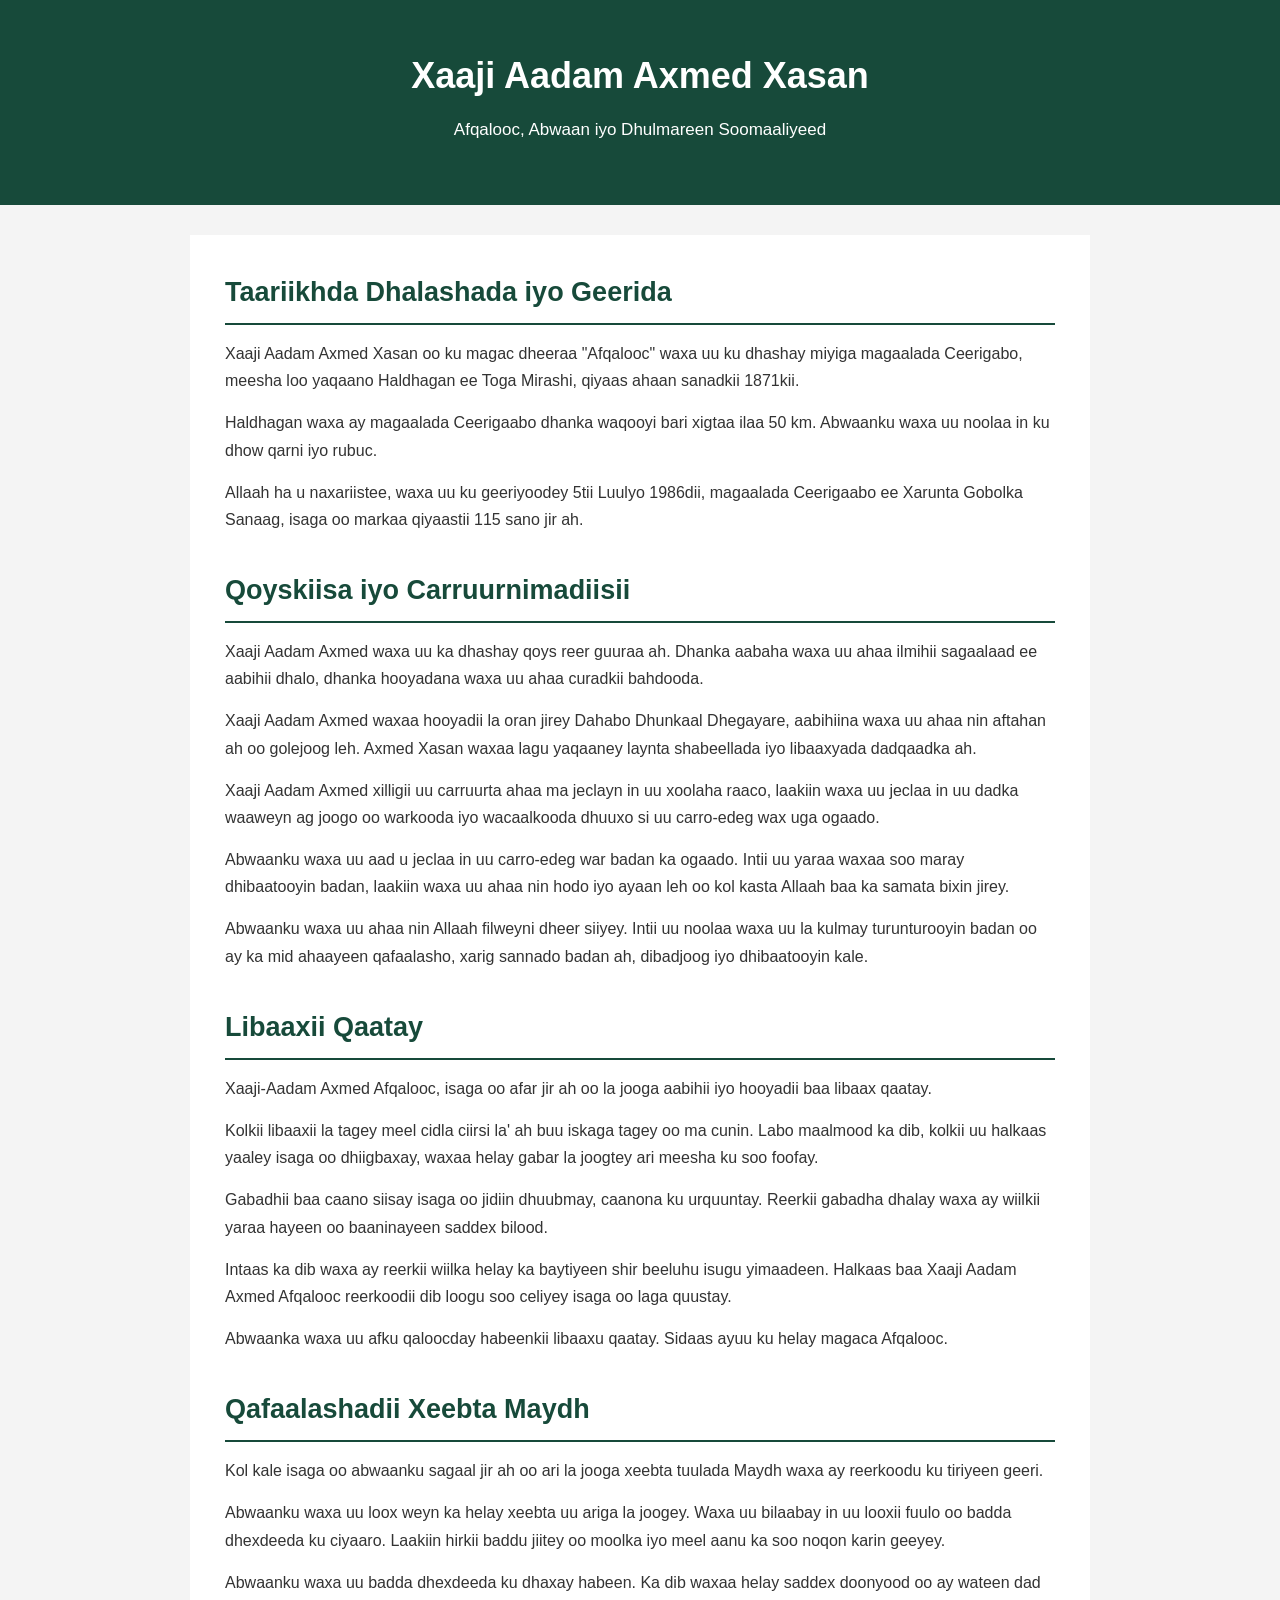
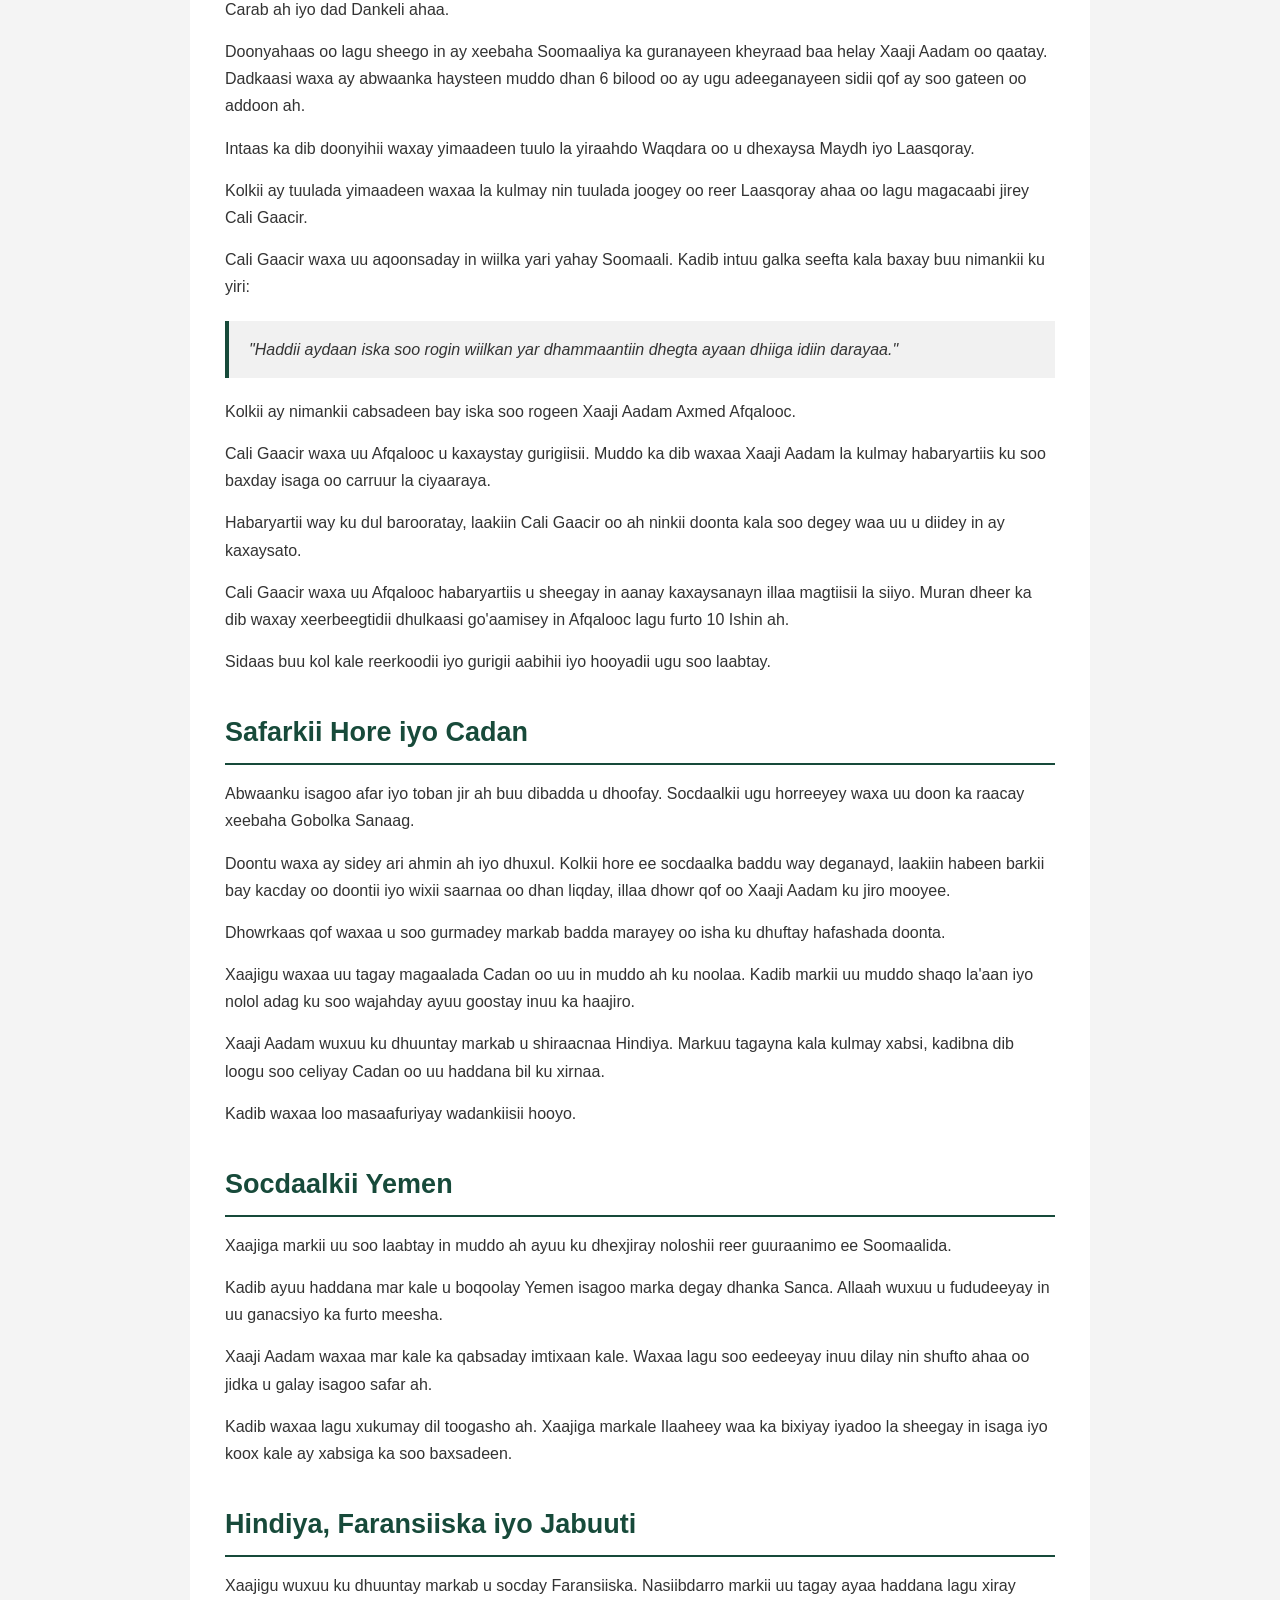
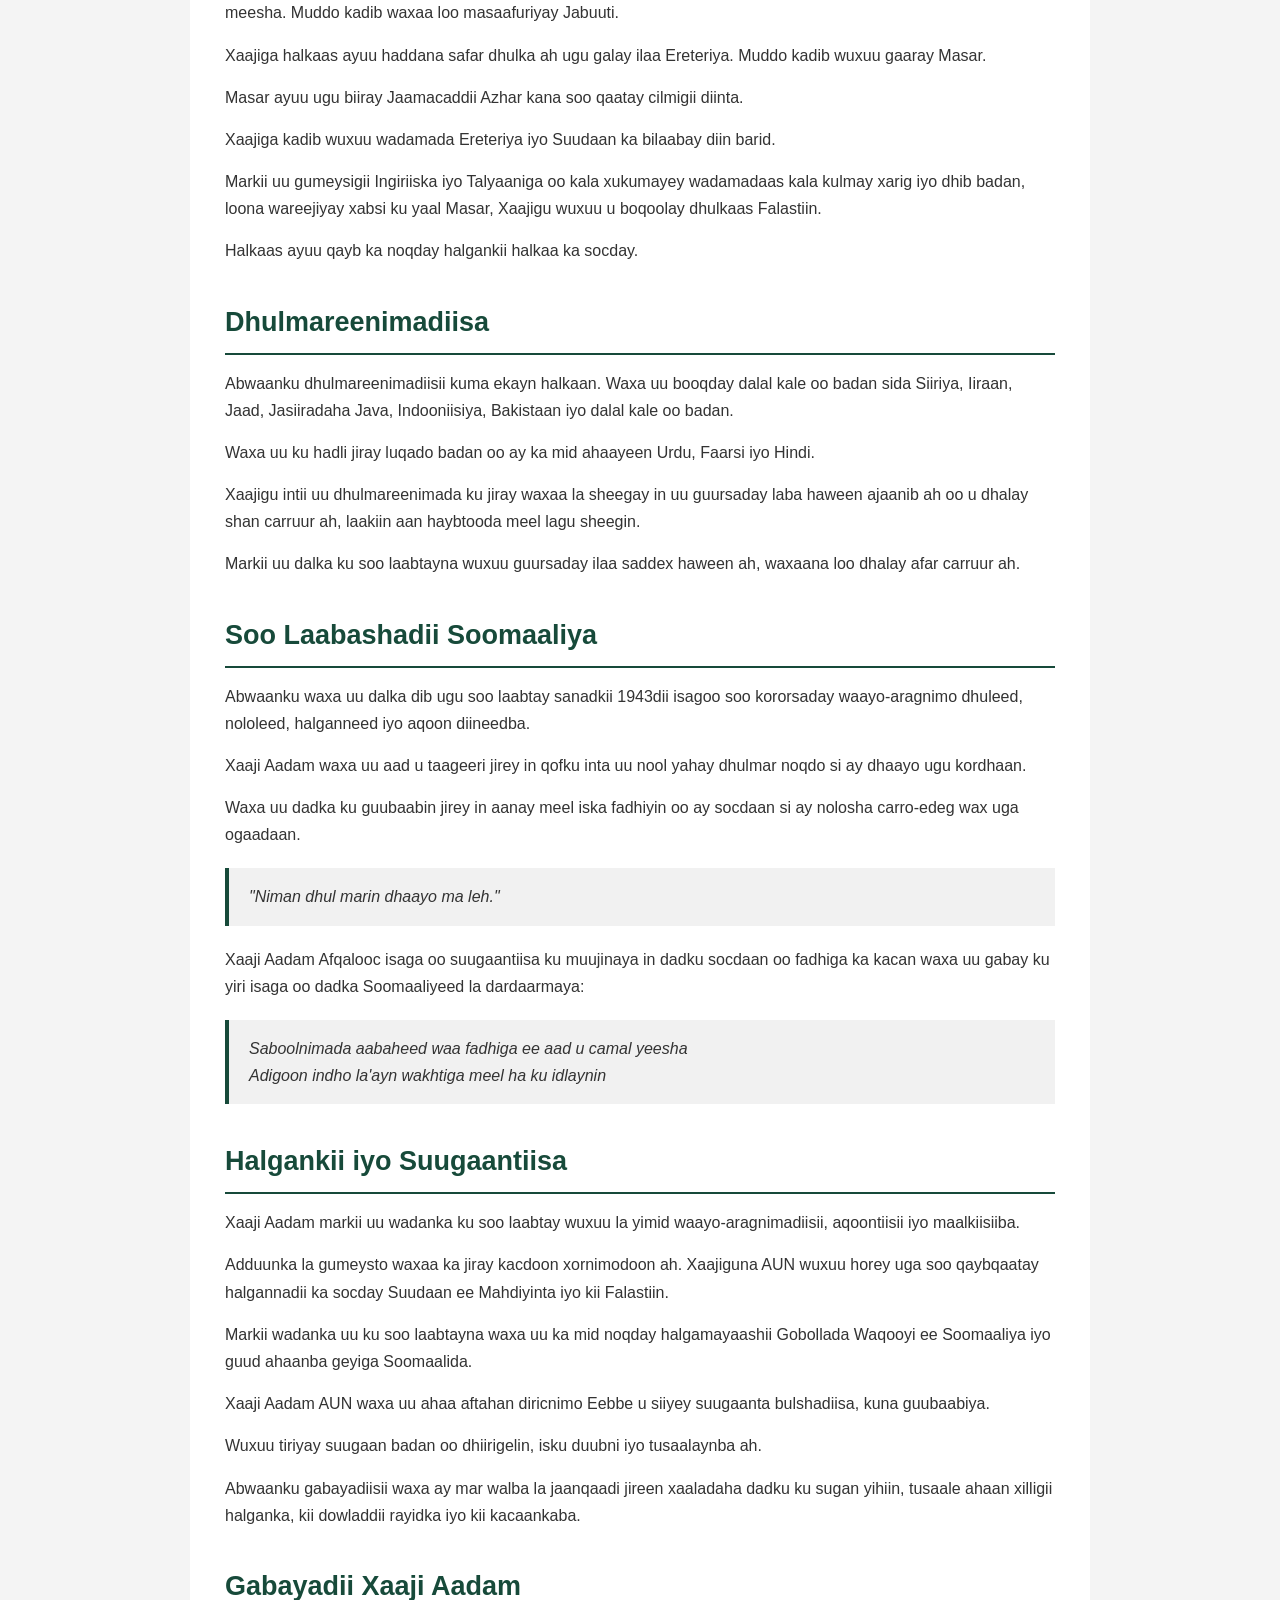
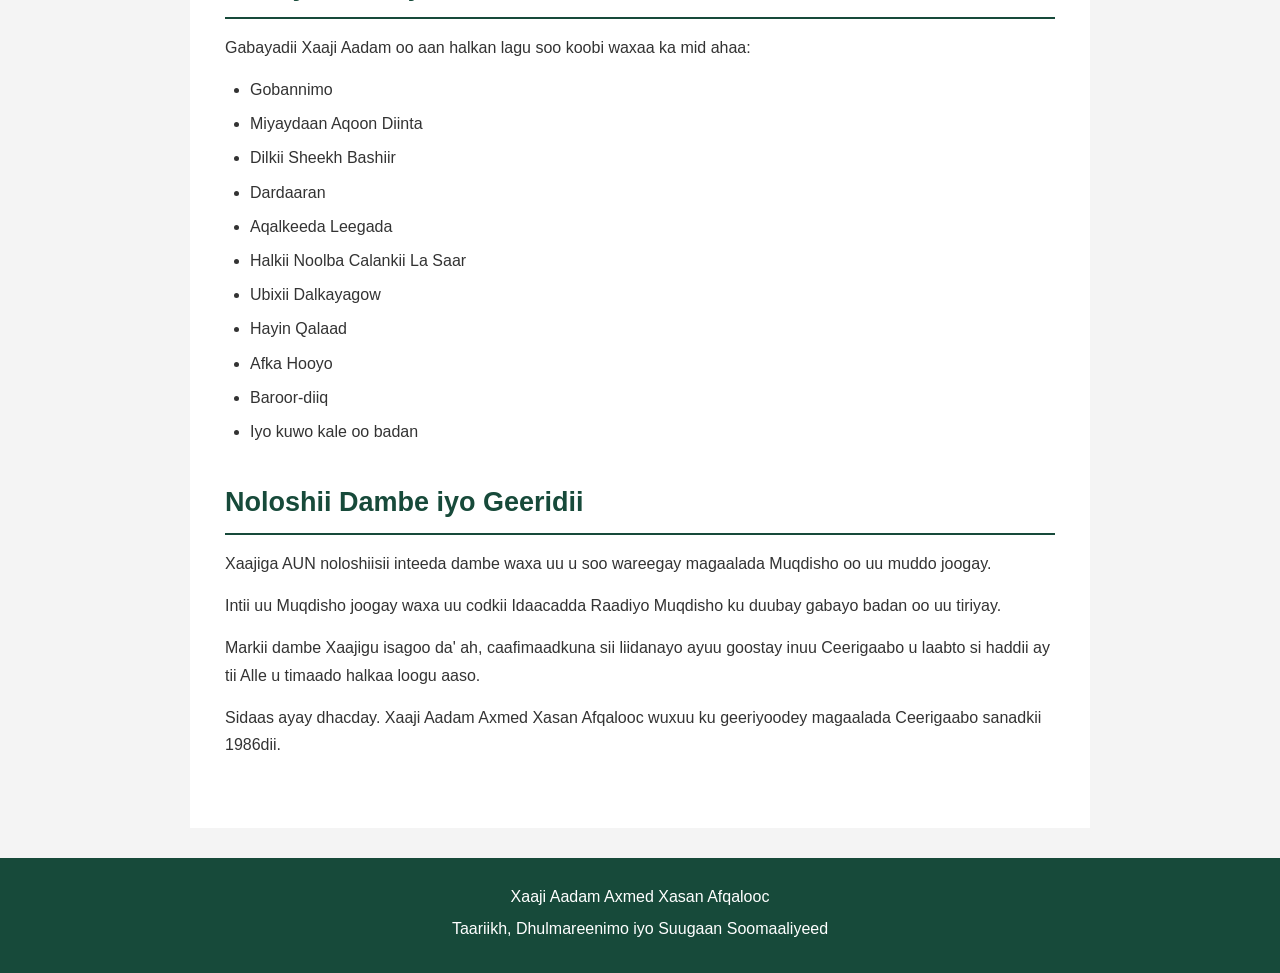
<file: Blogs/Xaaji aadam.html>
<!DOCTYPE html>
<html lang="so">

<head>
    <meta charset="UTF-8">
    <meta name="viewport" content="width=device-width, initial-scale=1.0">
    <title>Xaaji Aadam Axmed Xasan Afqalooc</title>
    <link rel="stylesheet" href="../Styles/style.css">
</head>

<body>

    <header>
        <h1>Xaaji Aadam Axmed Xasan</h1>
        <p>Afqalooc, Abwaan iyo Dhulmareen Soomaaliyeed</p>
    </header>

    <main>

        <article>

            <section>
                <h2>Taariikhda Dhalashada iyo Geerida</h2>

                <p>
                    Xaaji Aadam Axmed Xasan oo ku magac dheeraa "Afqalooc"
                    waxa uu ku dhashay miyiga magaalada Ceerigabo, meesha loo yaqaano
                    Haldhagan ee Toga Mirashi, qiyaas ahaan sanadkii 1871kii.
                </p>

                <p>
                    Haldhagan waxa ay magaalada Ceerigaabo dhanka waqooyi bari
                    xigtaa ilaa 50 km. Abwaanku waxa uu noolaa in ku dhow qarni
                    iyo rubuc.
                </p>

                <p>
                    Allaah ha u naxariistee, waxa uu ku geeriyoodey 5tii Luulyo
                    1986dii, magaalada Ceerigaabo ee Xarunta Gobolka Sanaag,
                    isaga oo markaa qiyaastii 115 sano jir ah.
                </p>
            </section>


            <section>
                <h2>Qoyskiisa iyo Carruurnimadiisii</h2>

                <p>
                    Xaaji Aadam Axmed waxa uu ka dhashay qoys reer guuraa ah.
                    Dhanka aabaha waxa uu ahaa ilmihii sagaalaad ee aabihii dhalo,
                    dhanka hooyadana waxa uu ahaa curadkii bahdooda.
                </p>

                <p>
                    Xaaji Aadam Axmed waxaa hooyadii la oran jirey Dahabo Dhunkaal
                    Dhegayare, aabihiina waxa uu ahaa nin aftahan ah oo golejoog leh.
                    Axmed Xasan waxaa lagu yaqaaney laynta shabeellada iyo
                    libaaxyada dadqaadka ah.
                </p>

                <p>
                    Xaaji Aadam Axmed xilligii uu carruurta ahaa ma jeclayn
                    in uu xoolaha raaco, laakiin waxa uu jeclaa in uu dadka
                    waaweyn ag joogo oo warkooda iyo wacaalkooda dhuuxo si uu
                    carro-edeg wax uga ogaado.
                </p>

                <p>
                    Abwaanku waxa uu aad u jeclaa in uu carro-edeg war badan
                    ka ogaado. Intii uu yaraa waxaa soo maray dhibaatooyin badan,
                    laakiin waxa uu ahaa nin hodo iyo ayaan leh oo kol kasta
                    Allaah baa ka samata bixin jirey.
                </p>

                <p>
                    Abwaanku waxa uu ahaa nin Allaah filweyni dheer siiyey.
                    Intii uu noolaa waxa uu la kulmay turunturooyin badan oo ay
                    ka mid ahaayeen qafaalasho, xarig sannado badan ah,
                    dibadjoog iyo dhibaatooyin kale.
                </p>
            </section>


            <section>
                <h2>Libaaxii Qaatay</h2>

                <p>
                    Xaaji-Aadam Axmed Afqalooc, isaga oo afar jir ah oo la jooga
                    aabihii iyo hooyadii baa libaax qaatay.
                </p>

                <p>
                    Kolkii libaaxii la tagey meel cidla ciirsi la' ah buu
                    iskaga tagey oo ma cunin. Labo maalmood ka dib, kolkii
                    uu halkaas yaaley isaga oo dhiigbaxay, waxaa helay gabar
                    la joogtey ari meesha ku soo foofay.
                </p>

                <p>
                    Gabadhii baa caano siisay isaga oo jidiin dhuubmay,
                    caanona ku urquuntay. Reerkii gabadha dhalay waxa ay
                    wiilkii yaraa hayeen oo baaninayeen saddex bilood.
                </p>

                <p>
                    Intaas ka dib waxa ay reerkii wiilka helay ka baytiyeen
                    shir beeluhu isugu yimaadeen. Halkaas baa Xaaji Aadam
                    Axmed Afqalooc reerkoodii dib loogu soo celiyey isaga oo
                    laga quustay.
                </p>

                <p>
                    Abwaanka waxa uu afku qaloocday habeenkii libaaxu qaatay.
                    Sidaas ayuu ku helay magaca Afqalooc.
                </p>
            </section>


            <section>
                <h2>Qafaalashadii Xeebta Maydh</h2>

                <p>
                    Kol kale isaga oo abwaanku sagaal jir ah oo ari la jooga
                    xeebta tuulada Maydh waxa ay reerkoodu ku tiriyeen geeri.
                </p>

                <p>
                    Abwaanku waxa uu loox weyn ka helay xeebta uu ariga la joogey.
                    Waxa uu bilaabay in uu looxii fuulo oo badda dhexdeeda ku ciyaaro.
                    Laakiin hirkii baddu jiitey oo moolka iyo meel aanu ka soo
                    noqon karin geeyey.
                </p>

                <p>
                    Abwaanku waxa uu badda dhexdeeda ku dhaxay habeen.
                    Ka dib waxaa helay saddex doonyood oo ay wateen dad Carab ah
                    iyo dad Dankeli ahaa.
                </p>

                <p>
                    Doonyahaas oo lagu sheego in ay xeebaha Soomaaliya ka
                    guranayeen kheyraad baa helay Xaaji Aadam oo qaatay.
                    Dadkaasi waxa ay abwaanka haysteen muddo dhan 6 bilood
                    oo ay ugu adeeganayeen sidii qof ay soo gateen oo addoon ah.
                </p>

                <p>
                    Intaas ka dib doonyihii waxay yimaadeen tuulo la yiraahdo
                    Waqdara oo u dhexaysa Maydh iyo Laasqoray.
                </p>

                <p>
                    Kolkii ay tuulada yimaadeen waxaa la kulmay nin tuulada
                    joogey oo reer Laasqoray ahaa oo lagu magacaabi jirey
                    Cali Gaacir.
                </p>

                <p>
                    Cali Gaacir waxa uu aqoonsaday in wiilka yari yahay Soomaali.
                    Kadib intuu galka seefta kala baxay buu nimankii ku yiri:
                </p>

                <blockquote>
                    "Haddii aydaan iska soo rogin wiilkan yar dhammaantiin
                    dhegta ayaan dhiiga idiin darayaa."
                </blockquote>

                <p>
                    Kolkii ay nimankii cabsadeen bay iska soo rogeen
                    Xaaji Aadam Axmed Afqalooc.
                </p>

                <p>
                    Cali Gaacir waxa uu Afqalooc u kaxaystay gurigiisii.
                    Muddo ka dib waxaa Xaaji Aadam la kulmay habaryartiis
                    ku soo baxday isaga oo carruur la ciyaaraya.
                </p>

                <p>
                    Habaryartii way ku dul barooratay, laakiin Cali Gaacir
                    oo ah ninkii doonta kala soo degey waa uu u diidey
                    in ay kaxaysato.
                </p>

                <p>
                    Cali Gaacir waxa uu Afqalooc habaryartiis u sheegay in
                    aanay kaxaysanayn illaa magtiisii la siiyo.
                    Muran dheer ka dib waxay xeerbeegtidii dhulkaasi
                    go'aamisey in Afqalooc lagu furto 10 Ishin ah.
                </p>

                <p>
                    Sidaas buu kol kale reerkoodii iyo gurigii aabihii iyo
                    hooyadii ugu soo laabtay.
                </p>
            </section>


            <section>
                <h2>Safarkii Hore iyo Cadan</h2>

                <p>
                    Abwaanku isagoo afar iyo toban jir ah buu dibadda u dhoofay.
                    Socdaalkii ugu horreeyey waxa uu doon ka raacay xeebaha
                    Gobolka Sanaag.
                </p>

                <p>
                    Doontu waxa ay sidey ari ahmin ah iyo dhuxul. Kolkii hore
                    ee socdaalka baddu way deganayd, laakiin habeen barkii
                    bay kacday oo doontii iyo wixii saarnaa oo dhan liqday,
                    illaa dhowr qof oo Xaaji Aadam ku jiro mooyee.
                </p>

                <p>
                    Dhowrkaas qof waxaa u soo gurmadey markab badda marayey
                    oo isha ku dhuftay hafashada doonta.
                </p>

                <p>
                    Xaajigu waxaa uu tagay magaalada Cadan oo uu in muddo ah
                    ku noolaa. Kadib markii uu muddo shaqo la'aan iyo nolol
                    adag ku soo wajahday ayuu goostay inuu ka haajiro.
                </p>

                <p>
                    Xaaji Aadam wuxuu ku dhuuntay markab u shiraacnaa Hindiya.
                    Markuu tagayna kala kulmay xabsi, kadibna dib loogu soo
                    celiyay Cadan oo uu haddana bil ku xirnaa.
                </p>

                <p>
                    Kadib waxaa loo masaafuriyay wadankiisii hooyo.
                </p>
            </section>


            <section>
                <h2>Socdaalkii Yemen</h2>

                <p>
                    Xaajiga markii uu soo laabtay in muddo ah ayuu ku dhexjiray
                    noloshii reer guuraanimo ee Soomaalida.
                </p>

                <p>
                    Kadib ayuu haddana mar kale u boqoolay Yemen isagoo marka
                    degay dhanka Sanca. Allaah wuxuu u fududeeyay in uu
                    ganacsiyo ka furto meesha.
                </p>

                <p>
                    Xaaji Aadam waxaa mar kale ka qabsaday imtixaan kale.
                    Waxaa lagu soo eedeeyay inuu dilay nin shufto ahaa oo
                    jidka u galay isagoo safar ah.
                </p>

                <p>
                    Kadib waxaa lagu xukumay dil toogasho ah. Xaajiga markale
                    Ilaaheey waa ka bixiyay iyadoo la sheegay in isaga iyo
                    koox kale ay xabsiga ka soo baxsadeen.
                </p>
            </section>


            <section>
                <h2>Hindiya, Faransiiska iyo Jabuuti</h2>

                <p>
                    Xaajigu wuxuu ku dhuuntay markab u socday Faransiiska.
                    Nasiibdarro markii uu tagay ayaa haddana lagu xiray meesha.
                    Muddo kadib waxaa loo masaafuriyay Jabuuti.
                </p>

                <p>
                    Xaajiga halkaas ayuu haddana safar dhulka ah ugu galay
                    ilaa Ereteriya. Muddo kadib wuxuu gaaray Masar.
                </p>

                <p>
                    Masar ayuu ugu biiray Jaamacaddii Azhar kana soo qaatay
                    cilmigii diinta.
                </p>

                <p>
                    Xaajiga kadib wuxuu wadamada Ereteriya iyo Suudaan
                    ka bilaabay diin barid.
                </p>

                <p>
                    Markii uu gumeysigii Ingiriiska iyo Talyaaniga oo kala
                    xukumayey wadamadaas kala kulmay xarig iyo dhib badan,
                    loona wareejiyay xabsi ku yaal Masar, Xaajigu wuxuu u
                    boqoolay dhulkaas Falastiin.
                </p>

                <p>
                    Halkaas ayuu qayb ka noqday halgankii halkaa ka socday.
                </p>
            </section>


            <section>
                <h2>Dhulmareenimadiisa</h2>

                <p>
                    Abwaanku dhulmareenimadiisii kuma ekayn halkaan.
                    Waxa uu booqday dalal kale oo badan sida Siiriya,
                    Iiraan, Jaad, Jasiiradaha Java, Indooniisiya,
                    Bakistaan iyo dalal kale oo badan.
                </p>

                <p>
                    Waxa uu ku hadli jiray luqado badan oo ay ka mid ahaayeen
                    Urdu, Faarsi iyo Hindi.
                </p>

                <p>
                    Xaajigu intii uu dhulmareenimada ku jiray waxaa la sheegay
                    in uu guursaday laba haween ajaanib ah oo u dhalay
                    shan carruur ah, laakiin aan haybtooda meel lagu sheegin.
                </p>

                <p>
                    Markii uu dalka ku soo laabtayna wuxuu guursaday ilaa
                    saddex haween ah, waxaana loo dhalay afar carruur ah.
                </p>
            </section>


            <section>
                <h2>Soo Laabashadii Soomaaliya</h2>

                <p>
                    Abwaanku waxa uu dalka dib ugu soo laabtay sanadkii 1943dii
                    isagoo soo kororsaday waayo-aragnimo dhuleed, nololeed,
                    halganneed iyo aqoon diineedba.
                </p>

                <p>
                    Xaaji Aadam waxa uu aad u taageeri jirey in qofku inta uu
                    nool yahay dhulmar noqdo si ay dhaayo ugu kordhaan.
                </p>

                <p>
                    Waxa uu dadka ku guubaabin jirey in aanay meel iska fadhiyin
                    oo ay socdaan si ay nolosha carro-edeg wax uga ogaadaan.
                </p>

                <blockquote>
                    "Niman dhul marin dhaayo ma leh."
                </blockquote>

                <p>
                    Xaaji Aadam Afqalooc isaga oo suugaantiisa ku muujinaya
                    in dadku socdaan oo fadhiga ka kacan waxa uu gabay ku yiri
                    isaga oo dadka Soomaaliyeed la dardaarmaya:
                </p>

                <blockquote>
                    Saboolnimada aabaheed waa fadhiga ee aad u camal yeesha<br>
                    Adigoon indho la'ayn wakhtiga meel ha ku idlaynin
                </blockquote>
            </section>


            <section>
                <h2>Halgankii iyo Suugaantiisa</h2>

                <p>
                    Xaaji Aadam markii uu wadanka ku soo laabtay wuxuu la yimid
                    waayo-aragnimadiisii, aqoontiisii iyo maalkiisiiba.
                </p>

                <p>
                    Adduunka la gumeysto waxaa ka jiray kacdoon xornimodoon ah.
                    Xaajiguna AUN wuxuu horey uga soo qaybqaatay halgannadii
                    ka socday Suudaan ee Mahdiyinta iyo kii Falastiin.
                </p>

                <p>
                    Markii wadanka uu ku soo laabtayna waxa uu ka mid noqday
                    halgamayaashii Gobollada Waqooyi ee Soomaaliya iyo guud
                    ahaanba geyiga Soomaalida.
                </p>

                <p>
                    Xaaji Aadam AUN waxa uu ahaa aftahan diricnimo Eebbe u
                    siiyey suugaanta bulshadiisa, kuna guubaabiya.
                </p>

                <p>
                    Wuxuu tiriyay suugaan badan oo dhiirigelin, isku duubni
                    iyo tusaalaynba ah.
                </p>

                <p>
                    Abwaanku gabayadiisii waxa ay mar walba la jaanqaadi jireen
                    xaaladaha dadku ku sugan yihiin, tusaale ahaan xilligii
                    halganka, kii dowladdii rayidka iyo kii kacaankaba.
                </p>
            </section>


            <section>
                <h2>Gabayadii Xaaji Aadam</h2>

                <p>
                    Gabayadii Xaaji Aadam oo aan halkan lagu soo koobi
                    waxaa ka mid ahaa:
                </p>

                <ul>
                    <li>Gobannimo</li>
                    <li>Miyaydaan Aqoon Diinta</li>
                    <li>Dilkii Sheekh Bashiir</li>
                    <li>Dardaaran</li>
                    <li>Aqalkeeda Leegada</li>
                    <li>Halkii Noolba Calankii La Saar</li>
                    <li>Ubixii Dalkayagow</li>
                    <li>Hayin Qalaad</li>
                    <li>Afka Hooyo</li>
                    <li>Baroor-diiq</li>
                    <li>Iyo kuwo kale oo badan</li>
                </ul>
            </section>


            <section>
                <h2>Noloshii Dambe iyo Geeridii</h2>

                <p>
                    Xaajiga AUN noloshiisii inteeda dambe waxa uu u soo wareegay
                    magaalada Muqdisho oo uu muddo joogay.
                </p>

                <p>
                    Intii uu Muqdisho joogay waxa uu codkii Idaacadda
                    Raadiyo Muqdisho ku duubay gabayo badan oo uu tiriyay.
                </p>

                <p>
                    Markii dambe Xaajigu isagoo da' ah, caafimaadkuna sii
                    liidanayo ayuu goostay inuu Ceerigaabo u laabto si haddii
                    ay tii Alle u timaado halkaa loogu aaso.
                </p>

                <p>
                    Sidaas ayay dhacday. Xaaji Aadam Axmed Xasan Afqalooc
                    wuxuu ku geeriyoodey magaalada Ceerigaabo sanadkii 1986dii.
                </p>
            </section>

        </article>

    </main>


    <footer>
        <p>Xaaji Aadam Axmed Xasan Afqalooc</p>
        <p>Taariikh, Dhulmareenimo iyo Suugaan Soomaaliyeed</p>
    </footer>

</body>

</html>
</file>
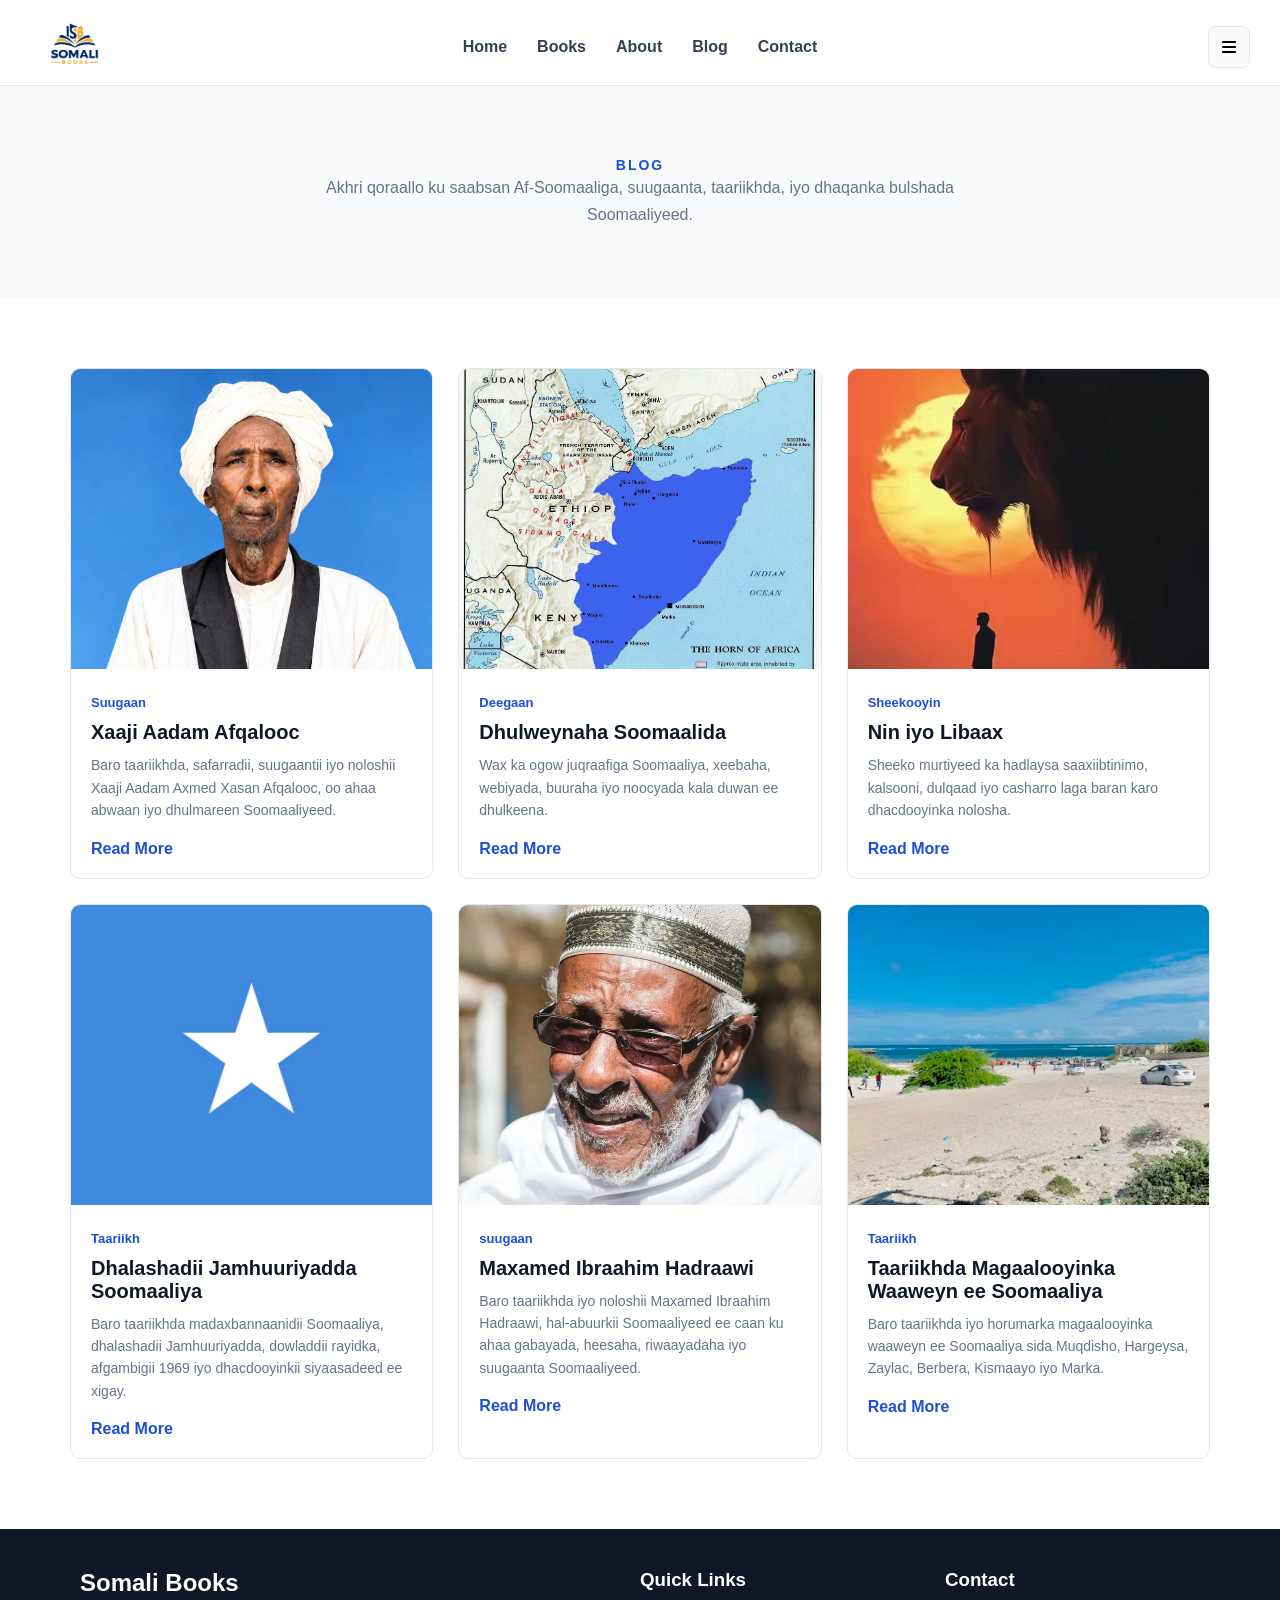
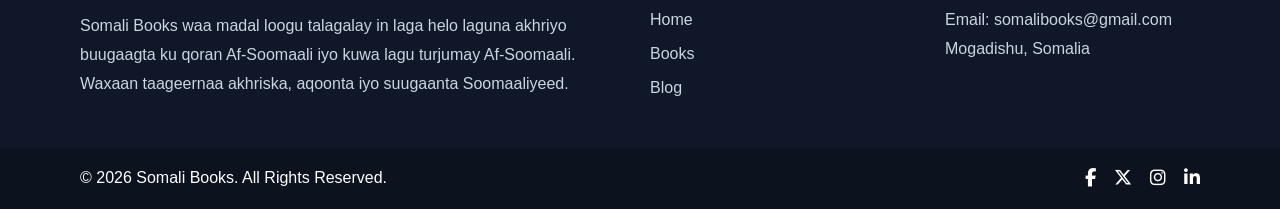
<file: Pages/blog.html>
<!DOCTYPE html>
<html lang="en">
<head>
    <meta charset="UTF-8">
    <meta name="viewport" content="width=device-width, initial-scale=1.0">
    <title>Somali Books | Blog</title>
    <link rel="stylesheet" href="../Styles/styles.css">
    <link rel="stylesheet" href="../Styles/blog.css">
    <link
        rel="stylesheet"
        href="https://cdnjs.cloudflare.com/ajax/libs/font-awesome/6.5.2/css/all.min.css"
    >
</head>
<body>
    <header class="header">
        <nav class="navbar">
            <div class="nav-logo">
                <a href="../index.html">
                    <img 
                        src="../uploads/logo-removebg-preview.png" 
                        alt="Somali Books Logo"
                    >
                </a>
            </div>
            <ul class="nav-links">
                <li><a href="../index.html">Home</a></li>
                <li><a href="./books.html">Books</a></li>
                <li><a href="./about.html">About</a></li>
                <li><a href="./blog.html">Blog</a></li>
                <li><a href="./contact.html">Contact</a></li>
            </ul>
            <div class="nav-actions">
                <button class="menu-btn">
                    <img 
                        src="../uploads/bars-solid-full.svg" 
                        alt="Menu"
                    >
                </button>
            </div>
        </nav>
    </header>

    <section class="blog-hero">
        <span>BLOG</span>
        <p>
            Akhri qoraallo ku saabsan Af-Soomaaliga, suugaanta,
            taariikhda, iyo dhaqanka bulshada Soomaaliyeed.
        </p>
    </section>

    <section class="blog-section">
        <div class="blog-grid">
            <article class="blog-card">
                <img src="../uploads/Xaaji aadan.jpeg" alt="Suugaan">
                <div class="blog-content">
                    <span class="blog-category">Suugaan</span>
                    <h2>Xaaji Aadam  Afqalooc</h2>
                    <p>
                        Baro taariikhda, safarradii, suugaantii iyo noloshii Xaaji Aadam Axmed Xasan Afqalooc, oo ahaa abwaan iyo dhulmareen Soomaaliyeed.
                    </p>
                    <a href="../Blogs/Xaaji aadam.html">Read More</a>
                </div>
            </article>
            <article class="blog-card">
                <img src="../uploads/somalia.jpg" alt="Deegaan">
                <div class="blog-content">
                    <span class="blog-category">Deegaan</span>
                    <h2>Dhulweynaha Soomaalida</h2>
                    <p>
                        Wax ka ogow juqraafiga Soomaaliya, xeebaha, webiyada, buuraha iyo noocyada kala duwan ee dhulkeena.
                    </p>
                    <a href="../Blogs/dhulka soomaaliyeed.html">Read More</a>
                </div>
            </article>
            <article class="blog-card">
                <img src="../uploads/lion.jpg" alt="Sheekooyin">
                <div class="blog-content">
                    <span class="blog-category">Sheekooyin</span>
                    <h2>Nin iyo Libaax</h2>
                    <p>
                        Sheeko murtiyeed ka hadlaysa saaxiibtinimo, kalsooni, dulqaad iyo casharro laga baran karo dhacdooyinka nolosha.
                    </p>
                    <a href="../Blogs/sheeko murtiyeed.html">Read More</a>
                </div>
            </article>
            <article class="blog-card">
                <img src="../uploads/calan.jpg" alt="Taariikh">
                <div class="blog-content">
                    <span class="blog-category">Taariikh</span>
                    <h2>Dhalashadii Jamhuuriyadda Soomaaliya</h2>
                    <p>
                        Baro taariikhda madaxbannaanidii Soomaaliya, dhalashadii Jamhuuriyadda, dowladdii rayidka, afgambigii 1969 iyo dhacdooyinkii siyaasadeed ee xigay.
                    </p>
                    <a href="../Blogs/dhalashadii jamhuuriyadda soomaaliya.html">Read More</a>
                </div>
            </article>
            <article class="blog-card">
                <img src="../uploads/hadraawi.jpeg" alt="suugaan">
                <div class="blog-content">
                    <span class="blog-category">suugaan</span>
                    <h2>Maxamed Ibraahim Hadraawi</h2>
                    <p>
                        Baro taariikhda iyo noloshii Maxamed Ibraahim Hadraawi, hal-abuurkii Soomaaliyeed ee caan ku ahaa gabayada, heesaha, riwaayadaha iyo suugaanta Soomaaliyeed.
                    </p>
                    <a href="../Blogs/hadraawi.html">Read More</a>
                </div>
            </article>
            <article class="blog-card">
                <img src="../uploads/somali maga.avif" alt="Taariikhda Soomaaliya">
                <div class="blog-content">
                    <span class="blog-category">Taariikh</span>
                    <h2>Taariikhda Magaalooyinka Waaweyn ee Soomaaliya</h2>
                    <p>
                        Baro taariikhda iyo horumarka magaalooyinka waaweyn ee Soomaaliya sida Muqdisho, Hargeysa, Zaylac, Berbera, Kismaayo iyo Marka.
                    </p>
                    <a href="../Blogs/Taariikda magaalooyinka soomaaliyeed.html">Read More</a>
                </div>
            </article>
        </div>
    </section>

    <footer>
    <section class="footer">
            <div class="description">
                <h2>Somali Books</h2>
                <p>
                    Somali Books waa madal loogu talagalay in laga
                    helo laguna akhriyo buugaagta ku qoran Af-Soomaali
                    iyo kuwa lagu turjumay Af-Soomaali. Waxaan taageernaa
                    akhriska, aqoonta iyo suugaanta Soomaaliyeed.
                </p>
            </div>
            <div class="quick-links">
                <h3>Quick Links</h3>
                <ul>
                    <li><a href="../index.html">Home</a></li>
                    <li><a href="./books.html">Books</a></li>
                    <li><a href="./blog.html">Blog</a></li>
                </ul>
            </div>
            <div class="footer-contact">
                <h3>Contact</h3>
                <p>Email: somalibooks@gmail.com</p>
                <p>Mogadishu, Somalia</p>
            </div>
        </section>

        <div class="footer-bottom">
            <p>© 2026 Somali Books. All Rights Reserved.</p>
            <div class="social-icons">
                <a href="https://www.facebook.com/share/14qLjzrGoaF/"><i class="fa-brands fa-facebook-f"></i> </a>
                <a href="https://x.com/AxmedXasan73296"><i class="fa-brands fa-x-twitter"></i></a>
                <a href="https://www.instagram.com/ahmedhassan.ali.33886?stkn=MXI5eDBrMzh6ZTVkNg=="><i class="fa-brands fa-instagram"></i></a>
                <a href="https://www.linkedin.com/in/axmed-xasan-296719392?utm_source=share_via&utm_content=profile&utm_medium=member_android"><i class="fa-brands fa-linkedin-in"></i></a>
            </div>
        </div>
    </footer>

</body>
</html>
</file>
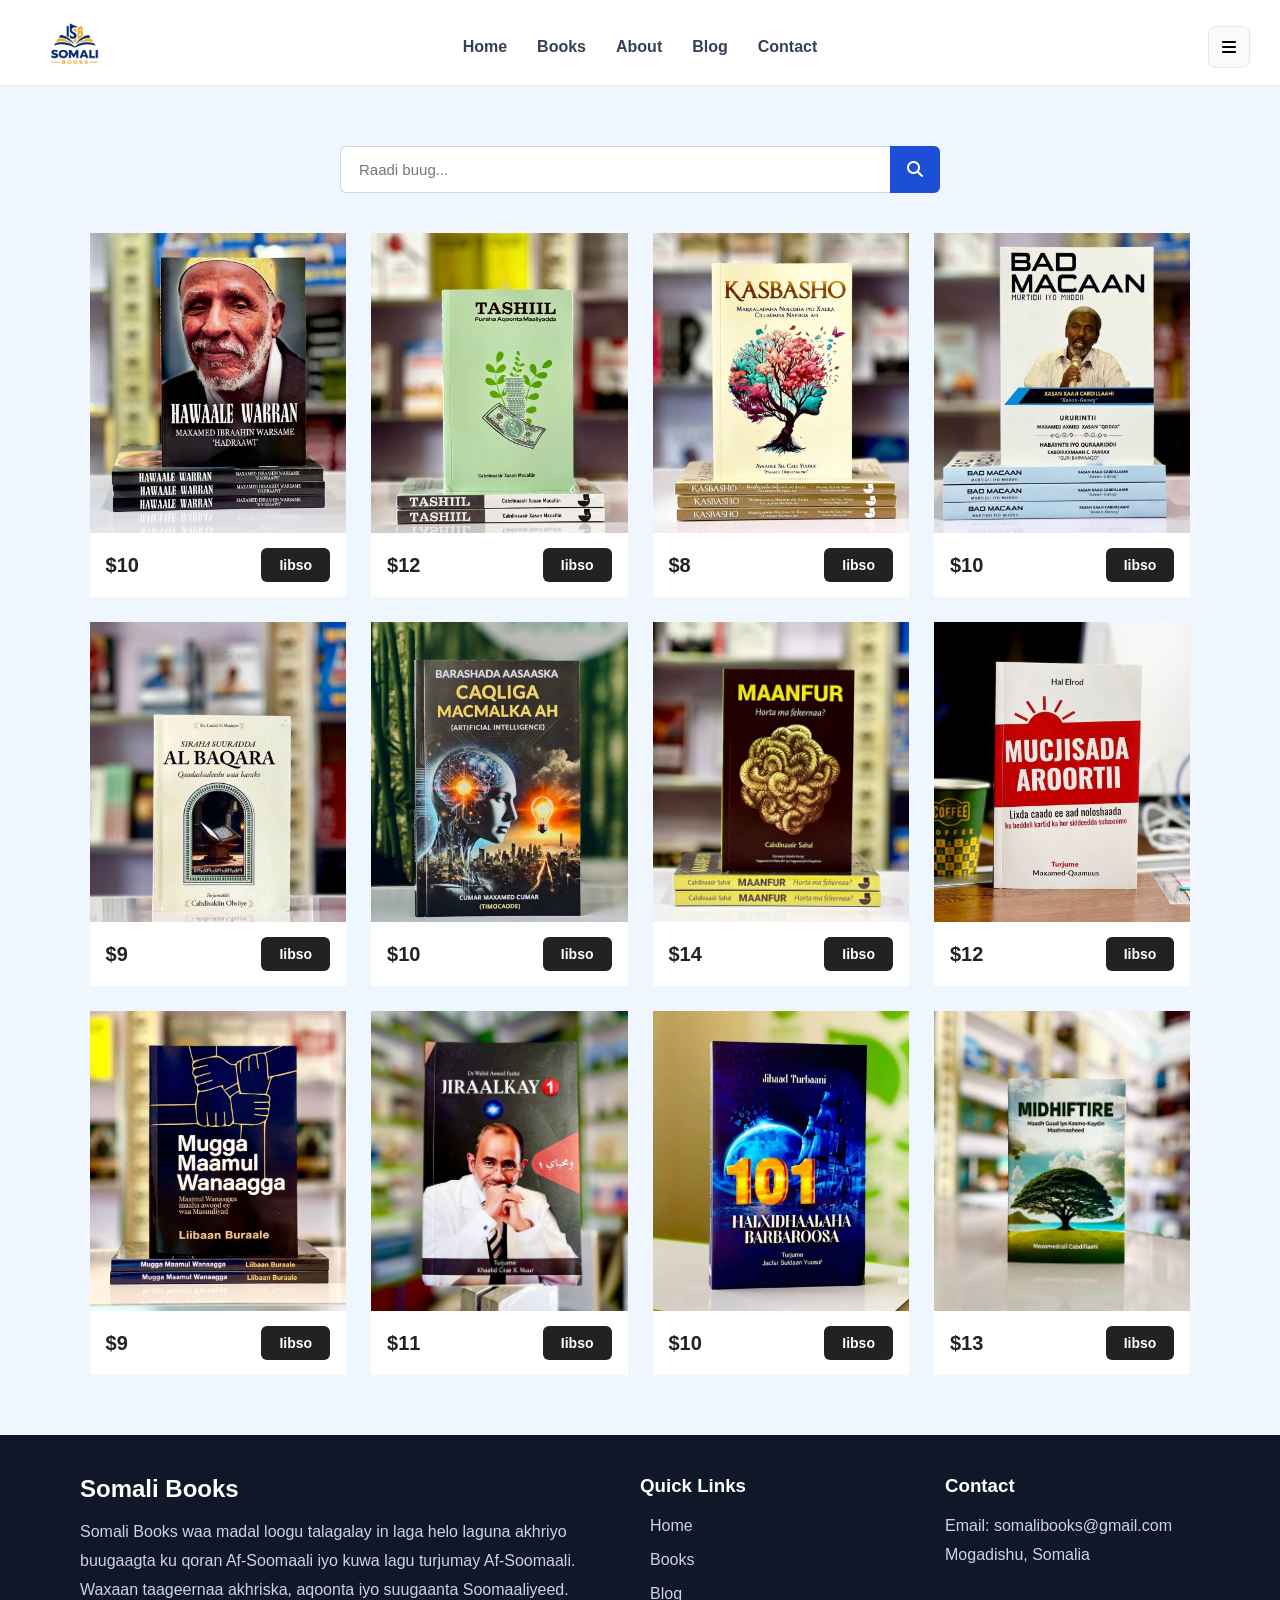
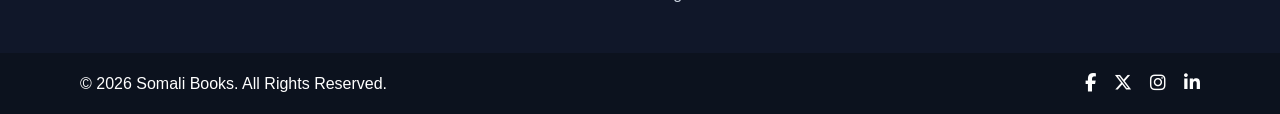
<file: Pages/books.html>
<!DOCTYPE html>
<html lang="en">
<head>
    <meta charset="UTF-8">
    <meta name="viewport" content="width=device-width, initial-scale=1.0">
    <title>Somali Books | Books</title>
    <link rel="stylesheet" href="../Styles/books.css">
    <link rel="stylesheet" href="../Styles/styles.css">
    <link
        rel="stylesheet"
        href="https://cdnjs.cloudflare.com/ajax/libs/font-awesome/6.5.2/css/all.min.css"
    >
</head>
<body>
    <header class="header">
        <nav class="navbar">
            <div class="nav-logo">
                <a href="../index.html">
                    <img 
                        src="../uploads/logo-removebg-preview.png" 
                        alt="Somali Books Logo"
                    >
                </a>
            </div>
            <ul class="nav-links">
                <li><a href="../index.html">Home</a></li>
                <li><a href="./books.html">Books</a></li>
                <li><a href="./about.html">About</a></li>
                <li><a href="./blog.html">Blog</a></li>
                <li><a href="./contact.html">Contact</a></li>
            </ul>
            <div class="nav-actions">
                <button class="menu-btn">
                    <img 
                        src="../uploads/bars-solid-full.svg" 
                        alt="Menu"
                    >
                </button>
            </div>
        </nav>
    </header>

    <section class="books-section">
        <div class="book-search">
            <input
                type="text"
                id="searchInput"
                placeholder="Raadi buug..."
            >
            <button type="button">
                <i class="fa-solid fa-magnifying-glass"></i>
            </button>

        </div>
    <div class="books-grid">

        <div class="book-card">
            <img src="../uploads/Hawaale warran.jpeg" alt="Buug">
            <div class="book-bottom">
                <span class="price">$10</span>
                <a href="../Pages/purchase.html" class="buy-btn">Iibso</a>
            </div>
        </div>

        <div class="book-card">
            <img src="../uploads/Tashiil.jpeg" alt="Buug">
            <div class="book-bottom">
                <span class="price">$12</span>
                <a href="../Pages/purchase.html" class="buy-btn">Iibso</a>
            </div>
        </div>

        <div class="book-card">
            <img src="../uploads/Kasbasho.jpeg" alt="Buug">
            <div class="book-bottom">
                <span class="price">$8</span>
                <a href="../Pages/purchase.html" class="buy-btn">Iibso</a>
            </div>
        </div>

        <div class="book-card">
            <img src="../uploads/tri.jpeg" alt="Buug">
            <div class="book-bottom">
                <span class="price">$10</span>
                <a href="../Pages/purchase.html" class="buy-btn">Iibso</a>
            </div>
        </div>

        <div class="book-card">
            <img src="../uploads/Albaqara.jpeg" alt="Buug">
            <div class="book-bottom">
                <span class="price">$9</span>
                <a href="../Pages/purchase.html" class="buy-btn">Iibso</a>
            </div>
        </div>

        <div class="book-card">
            <img src="../uploads/Ai.jpeg" alt="Buug">
            <div class="book-bottom">
                <span class="price">$10</span>
                <a href="../Pages/purchase.html" class="buy-btn">Iibso</a>
            </div>
        </div>

        <div class="book-card">
            <img src="../uploads/Maanfur.jpeg" alt="Buug">
            <div class="book-bottom">
                <span class="price">$14</span>
                <a href="../Pages/purchase.html" class="buy-btn">Iibso</a>
            </div>
        </div>

        <div class="book-card">
            <img src="../uploads/mu aroortii.jpeg" alt="Buug">
            <div class="book-bottom">
                <span class="price">$12</span>
                <a href="../Pages/purchase.html" class="buy-btn">Iibso</a>
            </div>
        </div>

        <div class="book-card">
            <img src="../uploads/Mugga maamul wanaaaga.jpeg" alt="Buug">
            <div class="book-bottom">
                <span class="price">$9</span>
                <a href="../Pages/purchase.html" class="buy-btn">Iibso</a>
            </div>
        </div>

        <div class="book-card">
            <img src="../uploads/righ jiraalkay.jpeg" alt="Buug">
            <div class="book-bottom">
                <span class="price">$11</span>
                <a href="../Pages/purchase.html" class="buy-btn">Iibso</a>
            </div>
        </div>

        <div class="book-card">
            <img src="../uploads/xaxiraalaha.jpeg" alt="Buug">
            <div class="book-bottom">
                <span class="price">$10</span>
                <a href="../Pages/purchase.html" class="buy-btn">Iibso</a>
            </div>
        </div>

        <div class="book-card">
            <img src="../uploads/ma.jpeg" alt="Buug">
            <div class="book-bottom">
                <span class="price">$13</span>
                <a href="../Pages/purchase.html" class="buy-btn">Iibso</a>
            </div>
        </div>

    </div>
</section>

    <footer>
    <section class="footer">
            <div class="description">
                <h2>Somali Books</h2>
                <p>
                    Somali Books waa madal loogu talagalay in laga
                    helo laguna akhriyo buugaagta ku qoran Af-Soomaali
                    iyo kuwa lagu turjumay Af-Soomaali. Waxaan taageernaa
                    akhriska, aqoonta iyo suugaanta Soomaaliyeed.
                </p>
            </div>
            <div class="quick-links">
                <h3>Quick Links</h3>
                <ul>
                    <li><a href="../index.html">Home</a></li>
                    <li><a href="./books.html">Books</a></li>
                    <li><a href="./blog.html">Blog</a></li>
                </ul>
            </div>
            <div class="footer-contact">
                <h3>Contact</h3>
                <p>Email: somalibooks@gmail.com</p>
                <p>Mogadishu, Somalia</p>
            </div>
        </section>

        <div class="footer-bottom">
            <p>© 2026 Somali Books. All Rights Reserved.</p>
            <div class="social-icons">
                <a href="https://www.facebook.com/share/14qLjzrGoaF/"><i class="fa-brands fa-facebook-f"></i> </a>
                <a href="https://x.com/AxmedXasan73296"><i class="fa-brands fa-x-twitter"></i></a>
                <a href="https://www.instagram.com/ahmedhassan.ali.33886?stkn=MXI5eDBrMzh6ZTVkNg=="><i class="fa-brands fa-instagram"></i></a>
                <a href="https://www.linkedin.com/in/axmed-xasan-296719392?utm_source=share_via&utm_content=profile&utm_medium=member_android"><i class="fa-brands fa-linkedin-in"></i></a>
            </div>
        </div>
    </footer>
</body>
</html>
</file>
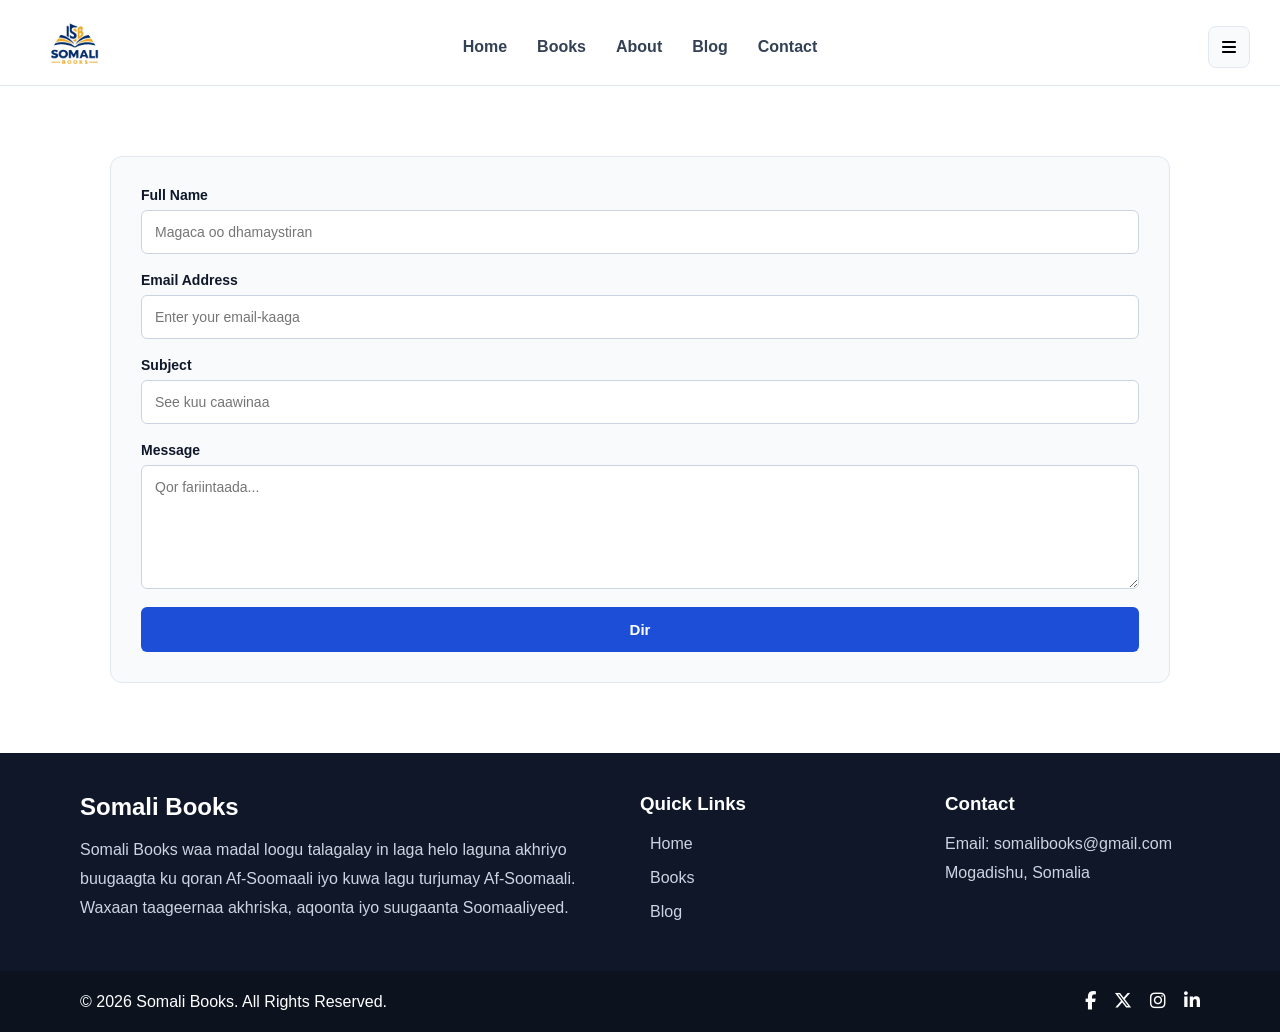
<file: Pages/contact.html>
<!DOCTYPE html>
<html lang="en">
<head>
    <meta charset="UTF-8">
    <meta name="viewport" content="width=device-width, initial-scale=1.0">
    <title>Somali Books | Contact</title>
    <link rel="stylesheet" href="../Styles/styles.css">
    <link rel="stylesheet" href="../Styles/contact.css">
    <link
        rel="stylesheet"
        href="https://cdnjs.cloudflare.com/ajax/libs/font-awesome/6.5.2/css/all.min.css"
    >
</head>
<body>
    <header class="header">
        <nav class="navbar">
            <div class="nav-logo">
                <a href="../index.html">
                    <img 
                        src="../uploads/logo-removebg-preview.png" 
                        alt="Somali Books Logo"
                    >
                </a>
            </div>
            <ul class="nav-links">
                <li><a href="../index.html">Home</a></li>
                <li><a href="./books.html">Books</a></li>
                <li><a href="./about.html">About</a></li>
                <li><a href="./blog.html">Blog</a></li>
                <li><a href="./contact.html">Contact</a></li>
            </ul>
            <div class="nav-actions">
                <button class="menu-btn">
                    <img 
                        src="../uploads/bars-solid-full.svg" 
                        alt="Menu"
                    >
                </button>
            </div>
        </nav>
    </header>

    <section class="contact-section">
        <div class="contact-form">
            <form>
                <label for="name">Full Name</label>
                <input
                    type="text"
                    id="name"
                    name="name"
                    placeholder="Magaca oo dhamaystiran"
                    required
                >
                <label for="email">Email Address</label>
                <input
                    type="email"
                    id="email"
                    name="email"
                    placeholder="Enter your email-kaaga"
                    required
                >
                <label for="subject">Subject</label>
                <input
                    type="text"
                    id="subject"
                    name="subject"
                    placeholder="See kuu caawinaa"
                    required
                >

                <label for="message">Message</label>
                <textarea
                    id="message"
                    name="message"
                    rows="6"
                    placeholder="Qor fariintaada..."
                    required
                ></textarea>

                <button type="submit" class="send-btn">
                    Dir
                </button>

            </form>

        </div>

    </section>

    <footer>
    <section class="footer">
            <div class="description">
                <h2>Somali Books</h2>
                <p>
                    Somali Books waa madal loogu talagalay in laga
                    helo laguna akhriyo buugaagta ku qoran Af-Soomaali
                    iyo kuwa lagu turjumay Af-Soomaali. Waxaan taageernaa
                    akhriska, aqoonta iyo suugaanta Soomaaliyeed.
                </p>
            </div>
            <div class="quick-links">
                <h3>Quick Links</h3>
                <ul>
                    <li><a href="../index.html">Home</a></li>
                    <li><a href="./books.html">Books</a></li>
                    <li><a href="./blog.html">Blog</a></li>
                </ul>
            </div>
            <div class="footer-contact">
                <h3>Contact</h3>
                <p>Email: somalibooks@gmail.com</p>
                <p>Mogadishu, Somalia</p>
            </div>
        </section>

        <div class="footer-bottom">
            <p>© 2026 Somali Books. All Rights Reserved.</p>
            <div class="social-icons">
                <a href="https://www.facebook.com/share/14qLjzrGoaF/"><i class="fa-brands fa-facebook-f"></i> </a>
                <a href="https://x.com/AxmedXasan73296"><i class="fa-brands fa-x-twitter"></i></a>
                <a href="https://www.instagram.com/ahmedhassan.ali.33886?stkn=MXI5eDBrMzh6ZTVkNg=="><i class="fa-brands fa-instagram"></i></a>
                <a href="https://www.linkedin.com/in/axmed-xasan-296719392?utm_source=share_via&utm_content=profile&utm_medium=member_android"><i class="fa-brands fa-linkedin-in"></i></a>
            </div>
        </div>
    </footer>

</body>

</html>
</file>
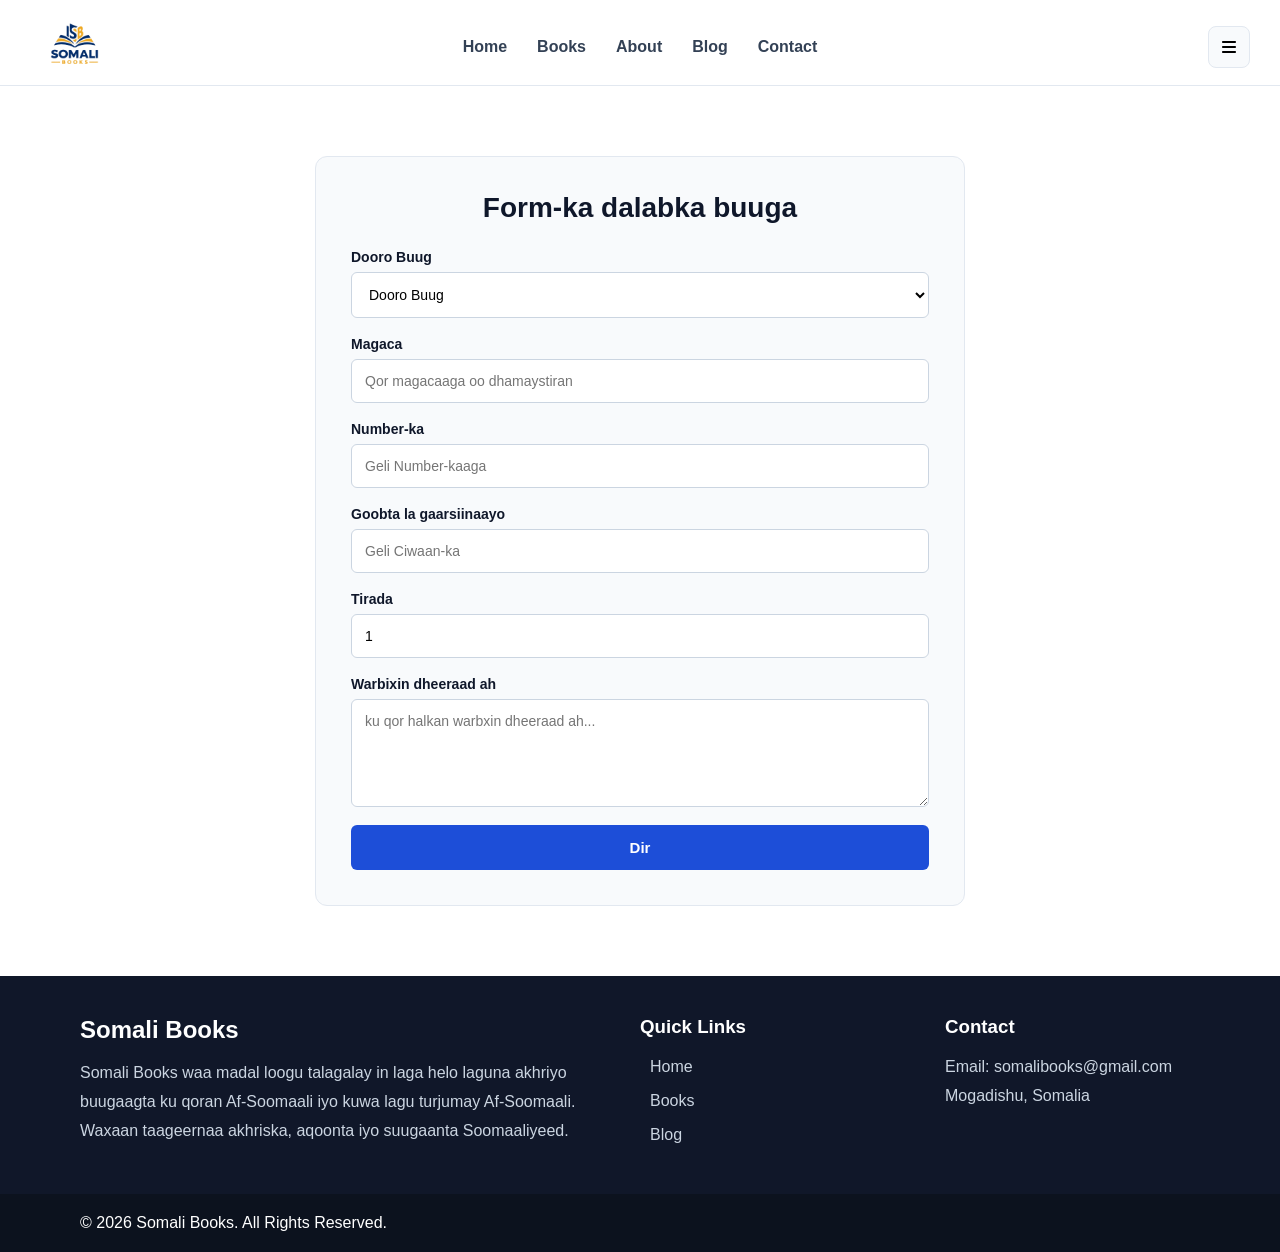
<file: Pages/purchase.html>
<!DOCTYPE html>
<html lang="en">
<head>
    <meta charset="UTF-8">
    <meta name="viewport" content="width=device-width, initial-scale=1.0">
    <title>Somali Books | Order Book</title>
    <link rel="stylesheet" href="../Styles/styles.css">
    <link rel="stylesheet" href="../Styles/purchase.css">
</head>
<body>
    <header class="header">
        <nav class="navbar">
            <div class="nav-logo">
                <a href="../index.html">
                    <img 
                        src="../uploads/logo-removebg-preview.png" 
                        alt="Somali Books Logo"
                    >
                </a>
            </div>
            <ul class="nav-links">
                <li><a href="../index.html">Home</a></li>
                <li><a href="./books.html">Books</a></li>
                <li><a href="./about.html">About</a></li>
                <li><a href="./blog.html">Blog</a></li>
                <li><a href="./contact.html">Contact</a></li>
            </ul>
            <div class="nav-actions">
                <button class="menu-btn">
                    <img 
                        src="../uploads/bars-solid-full.svg" 
                        alt="Menu"
                    >
                </button>
            </div>
        </nav>
    </header>

    <section class="order-section">
        <div class="order-form">
            <h2>Form-ka dalabka buuga</h2>
            <form action="./success.html" method="get">
                <label for="book">Dooro Buug</label>
                <select id="book" name="book" required>
                    <option value="">Dooro Buug</option>
                    <option value="Hawaale Warran">
                        Hawaale Warran - $10
                    </option>
                    <option value="Tashiil">
                        Tashiil - $12
                    </option>
                    <option value="Kasbasho">
                        Kasbasho - $8
                    </option>
                    <option value="Bad Macaan">
                        Bad Macaan - $10
                    </option>
                    <option value="Al Baqara">
                        Al Baqara - $9
                    </option>
                    <option value="Caqliga Macmalka">
                        Caqliga Macmalka - $10
                    </option>
                    <option value="Maanfur">
                        Maanfur - $14
                    </option>
                    <option value="Mucjisada aroortii">
                        Mucjisada Aroortii - $12
                    </option>
                    <option value="Mugga Maamul Wanaaga">
                        Mugga Maamul Wanaaga - $9
                    </option>
                    <option value="jiraalkay">
                        jiraalkay - $11
                    </option>
                    <option value="Xalxidhaalaha Barbaroosa">
                        Xalxidhaalaha Barbaroosa - $10
                    </option>
                    <option value="Midhiftire">
                        Midhiftire - $13
                    </option>
                </select>
                <label for="name">Magaca</label>
                <input
                    type="text"
                    id="name"
                    name="name"
                    placeholder="Qor magacaaga oo dhamaystiran"
                    required
                >
                <label for="phone">Number-ka</label>
                <input
                    type="tel"
                    id="phone"
                    name="phone"
                    placeholder="Geli Number-kaaga"
                    required
                >
                <label for="address">Goobta la gaarsiinaayo</label>
                <input
                    type="text"
                    id="address"
                    name="address"
                    placeholder="Geli Ciwaan-ka"
                    required
                >
                <label for="quantity">Tirada</label>
                <input
                    type="number"
                    id="quantity"
                    name="quantity"
                    min="1"
                    value="1"
                    required
                >
                <label for="message">Warbixin dheeraad ah</label>
                <textarea
                    id="message"
                    name="message"
                    rows="5"
                    placeholder="ku qor halkan warbxin dheeraad ah..."
                ></textarea>
                <button type="submit" class="order-btn">
                    Dir
                </button>
            </form>
        </div>
    </section>

    <footer>
    <section class="footer">
            <div class="description">
                <h2>Somali Books</h2>
                <p>
                    Somali Books waa madal loogu talagalay in laga
                    helo laguna akhriyo buugaagta ku qoran Af-Soomaali
                    iyo kuwa lagu turjumay Af-Soomaali. Waxaan taageernaa
                    akhriska, aqoonta iyo suugaanta Soomaaliyeed.
                </p>
            </div>
            <div class="quick-links">
                <h3>Quick Links</h3>
                <ul>
                    <li><a href="../index.html">Home</a></li>
                    <li><a href="./books.html">Books</a></li>
                    <li><a href="./blog.html">Blog</a></li>
                </ul>
            </div>
            <div class="footer-contact">
                <h3>Contact</h3>
                <p>Email: somalibooks@gmail.com</p>
                <p>Mogadishu, Somalia</p>
            </div>
        </section>

        <div class="footer-bottom">
            <p>© 2026 Somali Books. All Rights Reserved.</p>
            <div class="social-icons">
                <a href="https://www.facebook.com/share/14qLjzrGoaF/"><i class="fa-brands fa-facebook-f"></i> </a>
                <a href="https://x.com/AxmedXasan73296"><i class="fa-brands fa-x-twitter"></i></a>
                <a href="https://www.instagram.com/ahmedhassan.ali.33886?stkn=MXI5eDBrMzh6ZTVkNg=="><i class="fa-brands fa-instagram"></i></a>
                <a href="https://www.linkedin.com/in/axmed-xasan-296719392?utm_source=share_via&utm_content=profile&utm_medium=member_android"><i class="fa-brands fa-linkedin-in"></i></a>
            </div>
        </div>
    </footer>

</body>
</html>
</file>
<file: Styles/styles.css>
* {
    margin: 0;
    padding: 0;
    box-sizing: border-box;
}

body {
    font-family: Arial, sans-serif;
    color: rgb(15, 23, 42);
    background-color: white;
}

a {
    text-decoration: none;
}

.header {
    background-color: white;
    border-bottom: 1px solid rgb(226, 232, 240);
    position: sticky;
    top: 0;
    z-index: 1000;
}

.navbar {
    width: 100%;
    height: 85px;
    padding: 0 30px;
    display: grid;
    grid-template-columns: 1fr 1fr 1fr;
    align-items: center;
}

.nav-logo {
    display: flex;
    align-items: center;
    justify-content: flex-start;
}

.nav-logo img {
    width: 22%;
}


.nav-links {
    display: flex;
    align-items: center;
    justify-content: center;
    gap: 30px;
    list-style: none;
}

.nav-links a {
    color: rgb(51, 65, 85);
    font-size: 16px;
    font-weight: 700;;
}

.nav-links a:hover { 
    color: rgb(29, 78, 216);
}

.nav-actions {
    display: flex;
    align-items: center;
    justify-content: flex-end;
}

.menu-btn {
    width: 42px;
    height: 42px;
    display: flex;
    align-items: center;
    justify-content: center;
    background-color: rgb(248, 250, 252);
    border: 1px solid rgb(226, 232, 240);
    border-radius: 8px;
    cursor: pointer;
}

.menu-btn img {
    width: 20px;
    height: 20px;
}

.menu-btn:hover {
    background-color: rgb(29, 78, 216);
}

.hero {
    width: 90vw;
    height: 90vh;
    margin: auto;
    display: flex;
    align-items: center;
    gap: 60px;
}

.hero-content,
.hero-image {
    width: 50%;
}

.hero-label,
.about-label,
.section-header span,
.testimonial-heading span {
    color: rgb(29, 78, 216);
    font-size: 14px;
    font-weight: bold;
    letter-spacing: 2px;
}

.hero h1 {
    margin: 18px 0;
    font-size: 52px;
    line-height: 1.2;
}

.hero h1 span {
    display: block;
    color: rgb(29, 78, 216);
}

.hero p {
    margin-bottom: 30px;
    color: rgb(100, 116, 139);
    font-size: 18px;
    line-height: 1.7;
}

.hero-buttons {
    display: flex;
    gap: 15px;
}

.primary-btn,
.secondary-btn,
.about-btn {
    padding: 14px 24px;
}

.secondary-btn {
    border: 1px solid rgb(29, 78, 216);
    color: rgb(29, 78, 216);
    border-radius: 6px;
}

.primary-btn {
    border: 1px solid rgb(37, 89, 230);
    background-color: rgb(29, 78, 216);
    border-radius: 6px;
    color: white;
}

.primary-btn:hover {
    background-color: rgb(30, 64, 175);
}

.secondary-btn:hover {
    color: black;
    background-color: whitesmoke;
}
.hero-image img {
    width: 100%;
    height: 400px;
    object-fit: cover;
    border-radius: 16px;
}

.featured-books {
    padding: 40px 8%;
    background-color: rgb(239, 246, 253);
}

.section-header {
    text-align: center;
    margin-bottom: 40px;
}

.section-header h2 {
    margin-bottom: 10px;
    font-size: 32px;
    color: rgb(34, 34, 34);
}

.section-header p {
    max-width: 600px;
    margin: auto;
    color: rgb(102, 102, 102);
    line-height: 1.6;
}

.books-grid {
    display: grid;
    grid-template-columns: repeat(4, 1fr);
    gap: 25px;
}

.book-card {
    background-color: white;
    border-radius: 12px;
}

.book-card img {
    display: block;
    width: 100%;
    height: 300px;
    object-fit: cover;
}

.book-content {
    padding: 20px;
}

.book-content h3 {
    margin-bottom: 7px;
    font-size: 20px;
    color: rgb(34, 34, 34);
}

.author {
    margin-bottom: 20px;
    color: rgb(119, 119, 119);
    font-size: 14px;
}

.book-bottom {
    display: flex;
    align-items: center;
    justify-content: space-between;
}

.price {
    font-size: 20px;
    font-weight: bold;
    color: rgb(34, 34, 34);
}

.buy-btn {
    padding: 9px 18px;
    background-color: #222;
    color: white;
    border-radius: 6px;
    font-size: 14px;
}

.buy-btn:hover {
    background-color: #444;
}

.view-all {
    margin-top: 40px;
    text-align: center;
}

.view-all a {
    padding: 13px 25px;
    border: 1px solid rgb(29, 78, 216);
    border-radius: 6px;
    color: rgb(29, 78, 216);
    font-weight: bold;
}

.view-all a:hover {
    background-color: rgb(29, 78, 216);
    color: white;
}

.testimonials {
    padding: 40px 30px;
    background-color: rgb(248, 250, 252);
    text-align: center;
}

.testimonial-heading {
    max-width: 650px;
    margin: auto;
}

.testimonial-container {
    max-width: 1200px;
    margin: 45px auto 0;
    display: grid;
    grid-template-columns: repeat(3, 1fr);
    gap: 30px;
}

.profile-card {
    padding: 30px 25px;
    background-color: white;
    border: 1px solid rgb(226, 232, 240);
    border-radius: 12px;
}

.profile-image {
    width: 100px;
    height: 100px;
    margin: auto;
}

.profile-image img {
    width: 100%;
    height: 100%;
    object-fit: cover;
    border: 4px solid rgb(219, 234, 254);
    border-radius: 50%;
}

.profile-card h3 {
    margin: 15px 0 7px;
}

.reader-role {
    margin-bottom: 18px;
    color: rgb(29, 78, 216);
    font-weight: bold;
}

.profile-card blockquote {
    color: rgb(100, 116, 139);
    line-height: 1.7;
}

.footer {
    padding: 40px 80px;
    display: grid;
    grid-template-columns: 2fr 1fr 1fr;
    gap: 50px;
    background-color: rgb(16, 23, 41);
    color: white;
}

.description {
    max-width: 550px;
}

.description h2 {
    margin-bottom: 15px;
}

.description p,
.footer-contact p,
.quick-links a {
    color: rgb(203, 213, 225);
    line-height: 1.8;
}

.quick-links h3,
.footer-contact h3 {
    margin-bottom: 15px;
}

.quick-links ul {
    list-style: none;
    padding-left: 10px;
}

.quick-links li {
    margin-bottom: 5px;
    
}

.quick-links a:hover {
    color: rgb(59, 130, 246);
}

.footer-bottom {
    padding: 20px 80px;
    display: flex;
    align-items: center;
    justify-content: space-between;
    background-color: rgb(12, 18, 30);
    color: white;
}

.social-icons {
    display: flex;
    gap: 18px;
}

.social-icons a {
    color: white;
    font-size: 18px;
}

.social-icons a:hover {
    color: rgb(59, 130, 246);
}


@media (max-width: 900px) {
    .hero {
        height: auto;
        padding: 80px 0;
        gap: 40px;
    }
    .hero h1 {
        font-size: 42px;
    }
    .books-grid,
    .testimonial-container {
        grid-template-columns: repeat(2, 1fr);
    }
    .footer {
        grid-template-columns: 1fr 1fr;
        padding: 50px 30px;
    }
}


@media (max-width: 768px) {
    .navbar {
        height: 70px;
        padding: 0 20px;
        grid-template-columns: 1fr 1fr;
    }
    .nav-links {
        display: none;
    }
    .nav-logo {
        justify-content: flex-start;
    }
    .nav-logo img {
        width: 125px;
        height: 50px;
    }
    .nav-actions {
        justify-content: flex-end;
    }
    .menu-btn {
        width: 40px;
        height: 40px;
    }
    .hero {
        width: 100%;
        padding: 60px 20px;
        flex-direction: column;
        text-align: center;
    }
    .hero-content,
    .hero-image {
        width: 100%;
    }
    .hero h1 {
        font-size: 34px;
    }
    .hero-buttons {
        justify-content: center;
    }
    .hero-image img {
        height: 300px;
    }
    .featured-books {
        padding: 50px 20px;
    }
    .books-grid,
    .testimonial-container {
        grid-template-columns: 1fr;
    }
    .section-header h2,
    .testimonial-heading h2 {
        font-size: 30px;
    }
    .footer {
        grid-template-columns: 1fr;
        padding: 50px 25px;
    }
    .footer-bottom {
        padding: 20px;
        flex-direction: column;
        gap: 15px;
        text-align: center;
    }
}

@media (max-width: 480px) {
    .hero h1 {
        font-size: 30px;
    }
    .hero p {
        font-size: 16px;
    }
    .hero-buttons {
        flex-direction: column;
    }
    .primary-btn,
    .secondary-btn,
    .about-btn {
        width: 100%;
        text-align: center;
    }
    .book-card img {
        height: 280px;
    }
    .section-header h2,
    .testimonial-heading h2 {
        font-size: 26px;
    }
}
</file>
<file: Styles/style.css>
* {
    box-sizing: border-box;
    margin: 0;
    padding: 0;
}

body {
    font-family: Arial, sans-serif;
    line-height: 1.7;
    background: rgb(244, 244, 244);
    color: rgb(51, 51, 51);
}

header {
    background: rgb(23, 74, 58);
    color: white;
    text-align: center;
    padding: 45px 20px;
}

header h1 {
    font-size: 36px;
    margin-bottom: 10px;
}

header p {
    font-size: 17px;
}

main {
    width: 90%;
    max-width: 900px;
    margin: 30px auto;
}

article {
    background: white;
    padding: 35px;
}

section {
    margin-bottom: 35px;
}

h2 {
    color: rgb(23, 74, 58);
    font-size: 27px;
    margin-bottom: 15px;
    border-bottom: 2px solid rgb(23, 74, 58);
    padding-bottom: 7px;
}

p {
    margin-bottom: 15px;
}

blockquote {
    background: #f1f1f1;
    border-left: 4px solid #174a3a;
    padding: 15px 20px;
    margin: 20px 0;
    font-style: italic;
}

ul {
    padding-left: 25px;
}

li {
    margin-bottom: 7px;
}

footer {
    background: rgb(23, 74, 58);
    color: white;
    text-align: center;
    padding: 25px 15px;
}

footer p {
    margin-bottom: 5px;
}

@media (max-width: 600px) {
    header h1 {
        font-size: 28px;
    }

    header p {
        font-size: 15px;
    }

    main {
        width: 95%;
        margin: 15px auto;
    }
    article {
        padding: 20px;
    }
    h2 {
        font-size: 23px;
    }

    p {
        font-size: 15px;
    }
}
</file>
<file: Styles/blog.css>
.blog-hero {
    padding: 70px 30px;
    text-align: center;
    background-color: rgb(248, 250, 252);
}

.blog-hero span {
    color: rgb(29, 78, 216);
    font-size: 14px;
    font-weight: bold;
    letter-spacing: 2px;
}

.blog-hero h1 {
    margin: 15px 0;
    color: rgb(15, 23, 42);
    font-size: 42px;
}

.blog-hero p {
    max-width: 650px;
    margin: auto;
    color: rgb(100, 116, 139);
    line-height: 1.7;
}

.blog-section {
    max-width: 1200px;
    margin: auto;
    padding: 70px 30px;
}

.blog-grid {
    display: grid;
    grid-template-columns: repeat(3, 1fr);
    gap: 25px;
}

.blog-card {
    overflow: hidden;
    border: 1px solid rgb(226, 232, 240);
    border-radius: 10px;
    background-color: white;
}

.blog-card img {
    width: 100%;
    height: 300px;
    object-fit: cover;
}

.blog-content {
    padding: 20px;
}

.blog-category {
    color: rgb(29, 78, 216);
    font-size: 13px;
    font-weight: bold;
}

.blog-content h2 {
    margin: 10px 0;
    font-size: 20px;
}

.blog-content p {
    margin-bottom: 18px;
    color: #64748b;
    font-size: 14px;
    line-height: 1.6;
}

.blog-content a {
    color: #1d4ed8;
    font-weight: bold;
}

.blog-content a:hover {
    color: rgb(30, 64, 175);
}

@media (max-width: 900px) {

    .blog-grid {
        grid-template-columns: repeat(2, 1fr);
    }

}

@media (max-width: 600px) {

    .blog-grid {
        grid-template-columns: 1fr;
    }

    .blog-hero h1 {
        font-size: 34px;
    }

    .blog-section {
        padding: 50px 20px;
    }

}
</file>
<file: Styles/books.css>
.books-section {
    padding: 60px 7%;
    background-color: rgb(239, 246, 253);
}
.book-search {
    max-width: 600px;
    margin: 0 auto 40px;
    display: flex;
}

.book-search input {
    width: 100%;
    padding: 14px 18px;
    border: 1px solid #cbd5e1;
    border-right: none;
    border-radius: 6px 0 0 6px;
    font-size: 15px;
}

.book-search button {
    width: 55px;
    border: none;
    border-radius: 0 6px 6px 0;
    background-color: rgb(29, 78, 216);
    color: white;
    font-size: 16px;
    cursor: pointer;
}

.book-search input:focus {
    outline: none;
    border-color: rgb(29, 78, 216);
}
.books-grid {
    display: grid;
    grid-template-columns: repeat(4, 1fr);
    gap: 25px;
}

.book-card {
    background: rgb(255, 255, 255);
    border-radius: 12px;
}

.book-card img {
    width: 100%;
    height: 280px;
    display: block;
    object-fit: cover;
}

.book-bottom {
    display: flex;
    align-items: center;
    justify-content: space-between;
    padding: 15px 16px;
    background: rgb(255, 255, 255);
}

.price {
    font-size: 20px;
    font-weight: 700;
    color: rgb(23, 43, 77);
}

.buy-btn {
    display: inline-block;
    padding: 9px 20px;
    background: rgb(23, 43, 77);
    color: rgb(255, 255, 255);
    text-decoration: none;
    border-radius: 7px;
    font-size: 14px;
    font-weight: 600;
}

.buy-btn:hover {
    background: rgb(41, 70, 111);
}


@media (max-width: 1000px) {
.books-grid {
    grid-template-columns: repeat(3, 1fr);
}
}

@media (max-width: 700px) {
.books-grid {
    grid-template-columns: repeat(2, 1fr);
gap: 15px;
}

.book-card img {
    height: 230px;
}

.book-bottom {
    padding: 12px;
}

.price {
    font-size: 17px;
}

.buy-btn {
    padding: 8px 14px;
    font-size: 13px;
}
}

@media (max-width: 450px) {
.books-grid {
    grid-template-columns: 1fr;
}

.book-card img {
    height: 320px;
}
}
</file>
<file: Styles/contact.css>
.contact-section {
    max-width: 1200px;
    margin: auto;
    padding: 70px 70px;
    display: grid;
    grid-template-columns: 1fr;
    gap: 60px;
}

.contact-form {
    padding: 30px;
    border: 1px solid rgb(226, 232, 240);
    border-radius: 12px;
    background-color: rgb(248, 250, 252);
}

.contact-form h2 {
    margin-bottom: 25px;
    font-size: 28px;
}

.contact-form form {
    display: flex;
    flex-direction: column;
}

.contact-form label {
    margin-bottom: 7px;
    font-weight: bold;
    font-size: 14px;
}

.contact-form input,
.contact-form textarea {
    margin-bottom: 18px;
    padding: 13px;
    border: 1px solid rgb(203, 213, 225);
    border-radius: 6px;
    background-color: white;
    font-family: Arial, sans-serif;
    font-size: 14px;
}

.contact-form input:focus,
.contact-form textarea:focus {
    border-color: rgb(29, 78, 216);
}

.send-btn {
    padding: 14px;
    border: none;
    border-radius: 6px;
    background-color: rgb(29, 78, 216);
    color: white;
    font-size: 15px;
    font-weight: bold;
    cursor: pointer;
}

.send-btn:hover {
    background-color: rgb(30, 64, 175);
}


@media (max-width: 800px) {
    .contact-section {
        grid-template-columns: 1fr;
        padding: 50px 30px;
    }
}

@media (max-width: 600px) {
    .contact-section {
        padding: 50px 20px;
    }
}
</file>
<file: Styles/purchase.css>
.order-section {
    padding: 70px 30px;
}

.order-form {
    max-width: 650px;
    margin: auto;
    padding: 35px;
    border: 1px solid rgb(226, 232, 240);
    border-radius: 12px;
    background-color: rgb(248, 250, 252);
}

.order-form h2 {
    margin-bottom: 25px;
    text-align: center;
    font-size: 28px;
}

.order-form form {
    display: flex;
    flex-direction: column;
}

.order-form label {
    margin-bottom: 7px;
    font-size: 14px;
    font-weight: bold;
}

.order-form input,
.order-form select,
.order-form textarea {
    margin-bottom: 18px;
    padding: 13px;
    border: 1px solid rgb(203, 213, 225);
    border-radius: 6px;
    background-color: white;
    font-family: Arial, sans-serif;
    font-size: 14px;
}

.order-form textarea {
    resize: vertical;
}

.order-form input:focus,
.order-form select:focus,
.order-form textarea:focus {
    outline: none;
    border-color: rgb(29, 78, 216);
}

.order-btn {
    padding: 14px;
    border: none;
    border-radius: 6px;
    background-color: rgb(29, 78, 216);
    color: white;
    font-size: 15px;
    font-weight: bold;
    cursor: pointer;
}

.order-btn:hover {
    background-color: rgb(30, 64, 175);
}

@media (max-width: 600px) {
    .order-section {
        padding: 50px 20px;
    }
    .order-form {
        padding: 25px 20px;
    }

}
</file>
